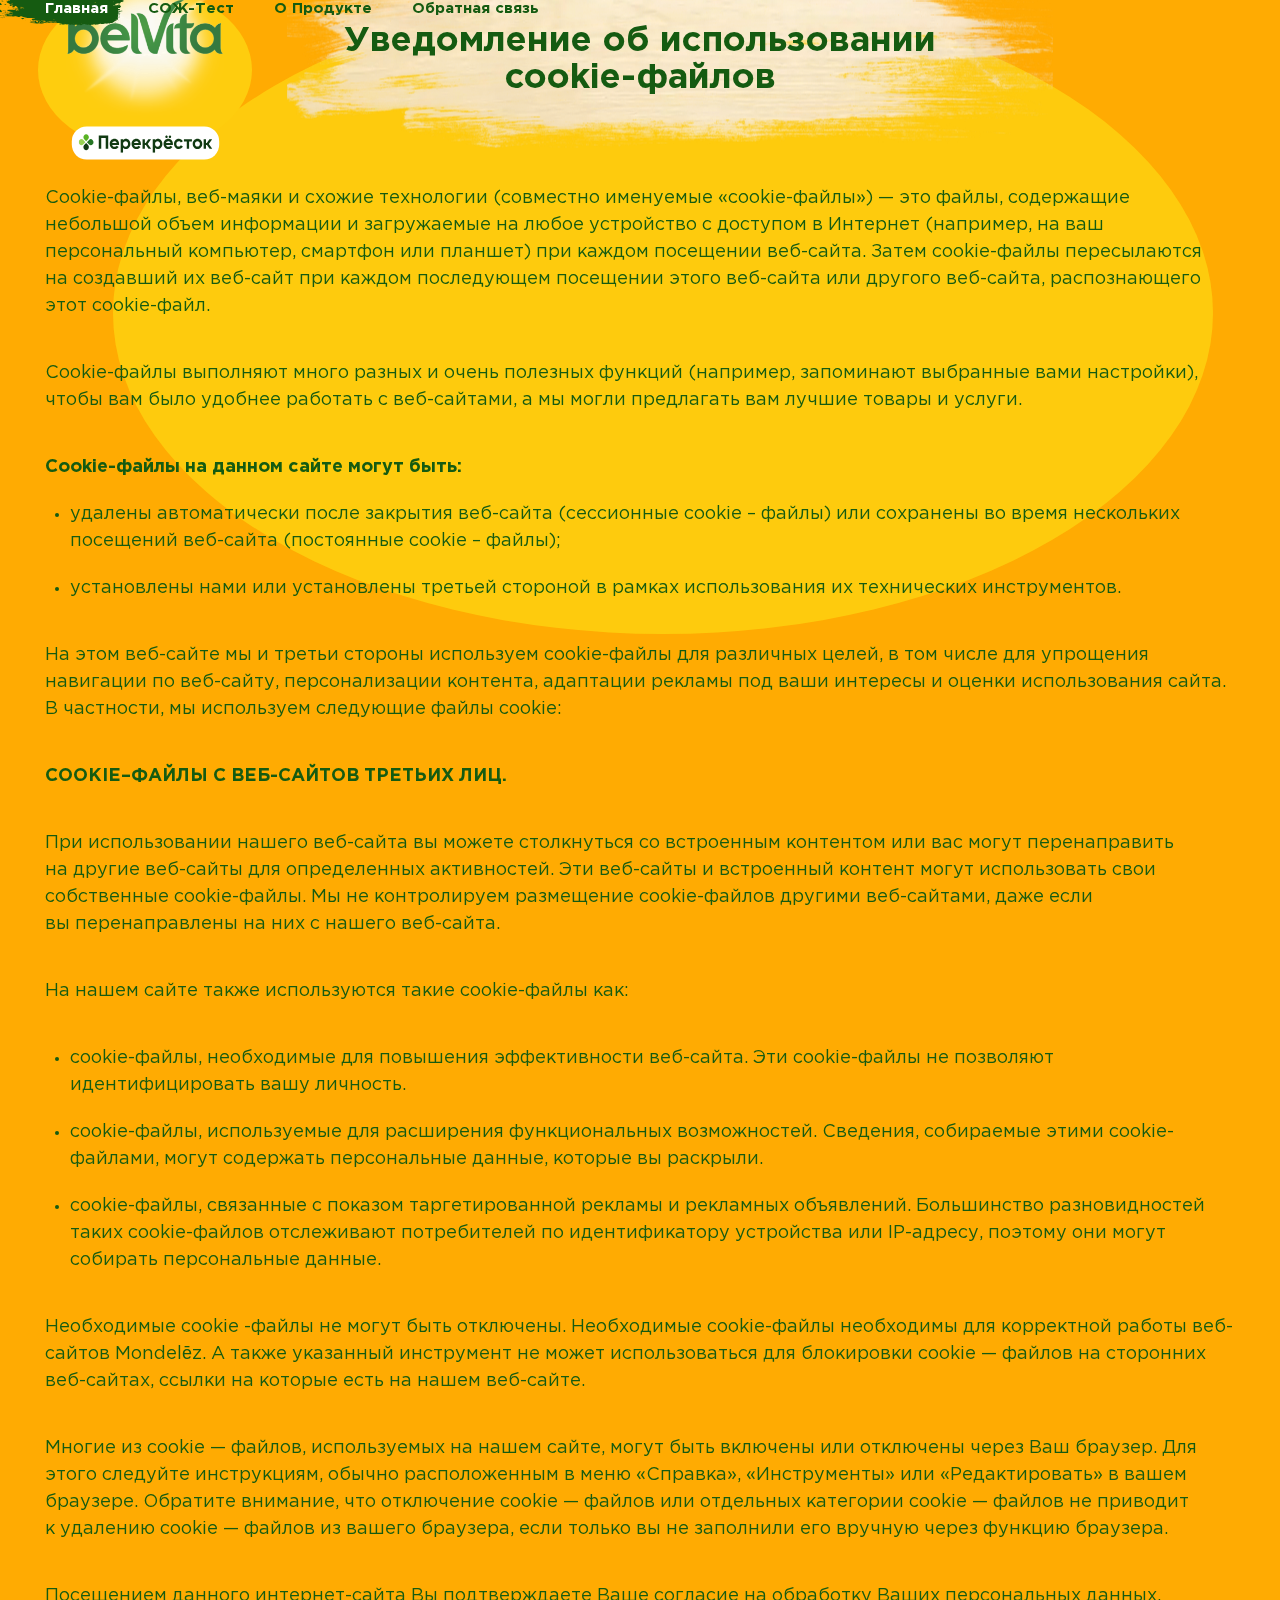
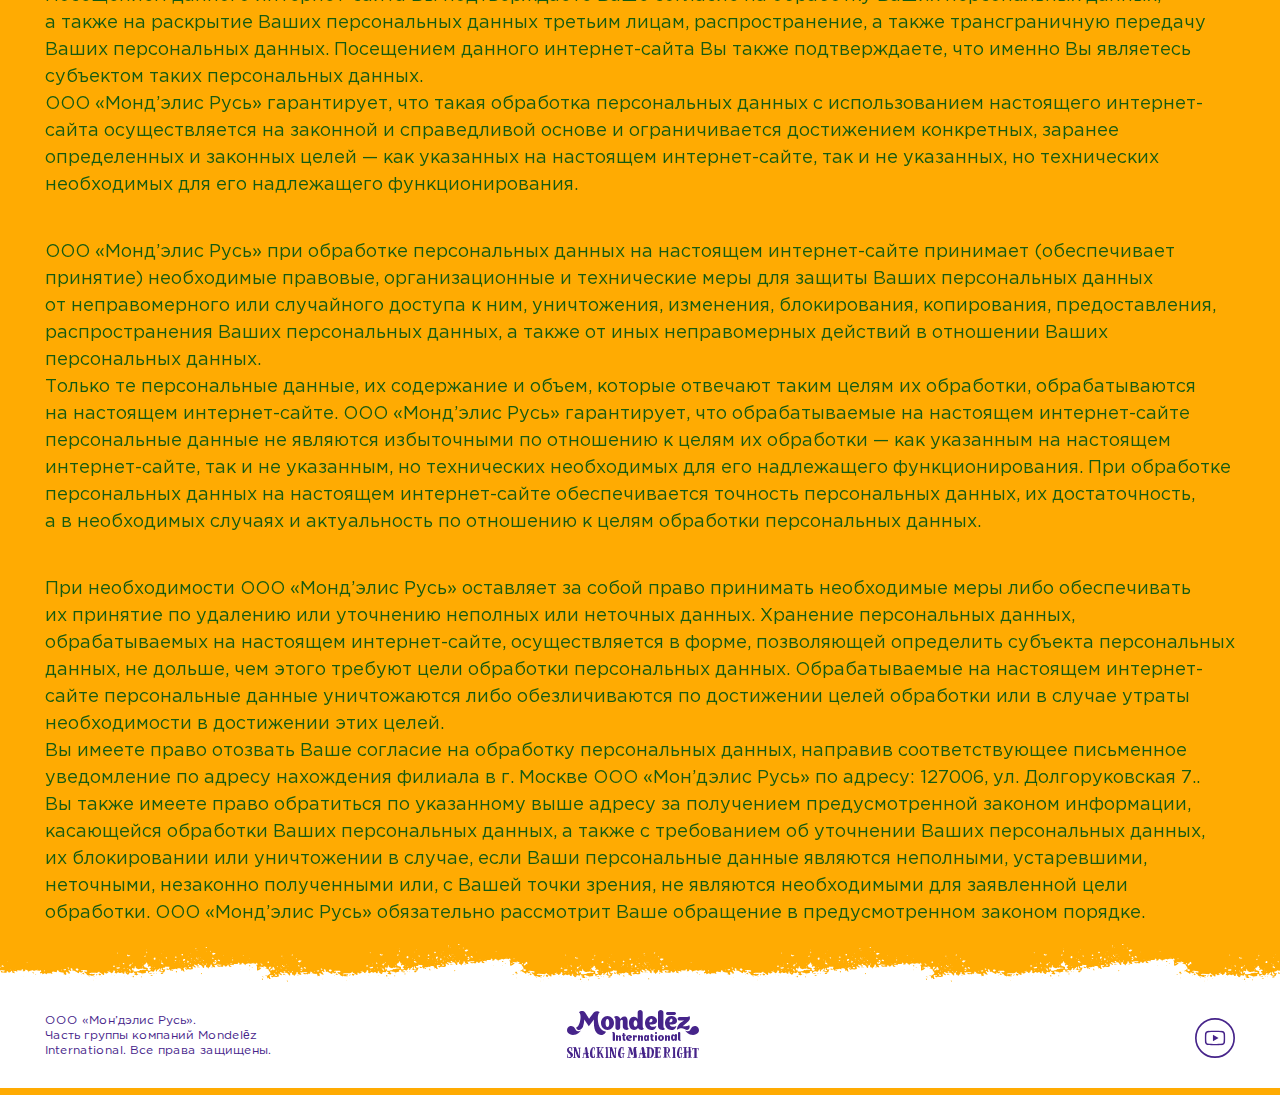
<file: cookies.html>
<!DOCTYPE html>
<html lang="ru">

<head>

	<meta charset="utf-8">
	<!-- <base href="/"> -->

	<title>
		Главная
	</title>
	<meta name="description" content="Startup HTML">

	<meta name="viewport"
		content="width=device-width, initial-scale=1.0, minimum-scale=1.0, maximum-scale=1.0, user-scalable=no">

	<link rel="icon" href="images/favicon.png">

	<link rel="stylesheet" href="css/include/slick.css">
	<link rel="stylesheet" href="css/include/select2.min.css">
	<link rel="stylesheet" href="css/main.min.css">

</head>

<body>

	<header class="header" id="header">
		<div class="container">
			<div class="header__inner">
				<div class="nav nav--left" id="nav">
					<ul class="nav__list">
						<li class="nav__item nav__item--cabinet no-xl md">
							<a href="cabinet.html" class="nav__link">
								<span class="nav__link__icon no-xl md"></span>
								<span class="nav__link__text">
									Личный кабинет
								</span>
								<img width="174" height="34" class="nav__link__bg nav__link__bg--7"
									src="images/dist/nav__link__bg_7.svg" alt="img" loading="lazy">
							</a>
						</li>

						<li class="nav__item">
							<a href="index.html" class="nav__link nav__link--active">
								<span class="nav__link__text">
									Главная
								</span>
								<img width="164" height="34" class="nav__link__bg nav__link__bg--1"
									src="images/dist/nav__link__bg_1.svg" alt="img" loading="lazy">
							</a>
						</li>

						<li class="nav__item">
							<a href="test.html" class="nav__link nav__link">
								<span class="nav__link__text">
									СОЖ-Тест
								</span>
								<img width="175" height="34" class="nav__link__bg nav__link__bg--2"
									src="images/dist/nav__link__bg_2.svg" alt="img" loading="lazy">
							</a>
						</li>

						<li class="nav__item">
							<a href="product.html" class="nav__link">
								<span class="nav__link__text">
									О Продукте
								</span>
								<img width="148" height="34" class="nav__link__bg nav__link__bg--3"
									src="images/dist/nav__link__bg_3.svg" alt="img" loading="lazy">
							</a>
						</li>

						<li class="nav__item">
							<a href="feedback.html" class="nav__link">
								<span class="nav__link__text">
									Обратная связь
								</span>
								<img width="162" height="34" class="nav__link__bg nav__link__bg--6"
									src="images/dist/nav__link__bg_6.svg" alt="img" loading="lazy">
							</a>
						</li>
					</ul>
				</div>
			</div>
		</div>
	</header>

<main class="main">

  <div class="intro intro--cabinet">
    <div class="container">
      <div class="intro__inner">
        <div class="intro__content">

          <a href="#" class="logo">
            <span class="logo__item">
              <img class="logo__belvita" width="158" height="149" src="images/logo.png" alt="belvita" loading="lazy">
              <span class="logo__ellipse"></span>

              <img class="logo__perecrestok" width="149" height="34" src="images/dist/perecrestok.svg" alt="perecrestok"
                loading="lazy">
            </span>
          </a>

          <div class="cookies cabinet">
            <div class="cabinet__head">
              <h2 class="cabinet__title">
                <span class="cabinet__title__text">
                  Уведомление<br class="no-xl xs"> об использовании<br> cookie-файлов
                </span>
                <span class="cabinet__title__bg"></span>
              </h2>
            </div>

            <div class="cookies-wrapper">
              <p>
                Cookie-файлы, веб-маяки и&nbsp;схожие технологии (совместно именуемые
                &laquo;cookie-файлы&raquo;)&nbsp;&mdash; это файлы, содержащие небольшой объем информации
                и&nbsp;загружаемые на&nbsp;любое устройство с&nbsp;доступом в&nbsp;Интернет (например, на&nbsp;ваш
                персональный компьютер, смартфон или планшет) при каждом посещении веб-сайта. Затем cookie-файлы
                пересылаются на&nbsp;создавший их&nbsp;веб-сайт при каждом последующем посещении этого веб-сайта или
                другого веб-сайта, распознающего этот cookie-файл.
              </p>
              <p>
                Cookie-файлы выполняют много разных и&nbsp;очень полезных функций (например, запоминают выбранные вами
                настройки), чтобы вам было удобнее работать с&nbsp;веб-сайтами, а&nbsp;мы&nbsp;могли предлагать вам
                лучшие товары и&nbsp;услуги.
              </p>
              <h3 class="main-cookie-h3">Cookie-файлы на данном сайте могут быть:</h3>
              <ul class="cookie-text-ul">
                <li><span>удалены автоматически после закрытия веб-сайта (сессионные cookie – файлы) или сохранены во
                    время нескольких посещений веб-сайта (постоянные cookie – файлы);</span></li>
                <li><span>установлены нами или установлены третьей стороной в рамках использования их технических
                    инструментов.</span></li>
              </ul>
              <p>
                На&nbsp;этом веб-сайте мы&nbsp;и&nbsp;третьи стороны используем cookie-файлы для различных целей,
                в&nbsp;том числе для упрощения навигации по&nbsp;веб-сайту, персонализации контента, адаптации рекламы
                под ваши интересы и&nbsp;оценки использования сайта. В&nbsp;частности, мы&nbsp;используем следующие
                файлы cookie:
              </p>
              <!-- OneTrust Cookies List start -->
              <div id="ot-sdk-cookie-policy"></div>
              <!-- OneTrust Cookies List end -->
              <h2 class="main-cookie-h2">COOKIE–ФАЙЛЫ С ВЕБ-САЙТОВ ТРЕТЬИХ ЛИЦ.</h2>
              <p>
                При использовании нашего веб-сайта вы&nbsp;можете столкнуться со&nbsp;встроенным контентом или вас могут
                перенаправить на&nbsp;другие веб-сайты для определенных активностей. Эти веб-сайты и&nbsp;встроенный
                контент могут использовать свои собственные cookie-файлы. Мы&nbsp;не&nbsp;контролируем размещение
                cookie-файлов другими веб-сайтами, даже если вы&nbsp;перенаправлены на&nbsp;них с&nbsp;нашего веб-сайта.
              </p>
              <p>
                На&nbsp;нашем сайте также используются такие cookie-файлы как:
              </p>
              <ul class="cookie-text-ul">
                <li><span>cookie-файлы, необходимые для повышения эффективности веб-сайта. Эти cookie-файлы
                    не&nbsp;позволяют идентифицировать вашу личность.</span></li>
                <li><span>cookie-файлы, используемые для расширения функциональных возможностей. Сведения, собираемые
                    этими cookie-файлами, могут содержать персональные данные, которые вы&nbsp;раскрыли.</span></li>
                <li><span>cookie-файлы, связанные с&nbsp;показом таргетированной рекламы и&nbsp;рекламных объявлений.
                    Большинство разновидностей таких cookie-файлов отслеживают потребителей по&nbsp;идентификатору
                    устройства или IP-адресу, поэтому они могут собирать персональные данные.</span></li>
              </ul>
              <p>
                Необходимые cookie -файлы не&nbsp;могут быть отключены. Необходимые cookie-файлы необходимы для
                корректной работы веб-сайтов Mondelēz. А&nbsp;также указанный инструмент не&nbsp;может использоваться
                для блокировки cookie&nbsp;&mdash; файлов на&nbsp;сторонних веб-сайтах, ссылки на&nbsp;которые есть
                на&nbsp;нашем веб-сайте.
              </p>
              <p>
                Многие из&nbsp;cookie&nbsp;&mdash; файлов, используемых на&nbsp;нашем сайте, могут быть включены или
                отключены через Ваш браузер. Для этого следуйте инструкциям, обычно расположенным в&nbsp;меню
                &laquo;Справка&raquo;, &laquo;Инструменты&raquo; или &laquo;Редактировать&raquo; в&nbsp;вашем браузере.
                Обратите внимание, что отключение cookie&nbsp;&mdash; файлов или отдельных категории cookie&nbsp;&mdash;
                файлов не&nbsp;приводит к&nbsp;удалению cookie&nbsp;&mdash; файлов из&nbsp;вашего браузера, если только
                вы&nbsp;не&nbsp;заполнили его вручную через функцию браузера.
              </p>
              <p>
                Посещением данного интернет-сайта Вы&nbsp;подтверждаете Ваше согласие на&nbsp;обработку Ваших
                персональных данных, а&nbsp;также на&nbsp;раскрытие Ваших персональных данных третьим лицам,
                распространение, а&nbsp;также трансграничную передачу Ваших персональных данных. Посещением данного
                интернет-сайта Вы&nbsp;также подтверждаете, что именно&nbsp;Вы являетесь субъектом таких персональных
                данных. <br>
                ООО &laquo;Монд&rsquo;элис Русь&raquo; гарантирует, что такая обработка персональных данных
                с&nbsp;использованием настоящего интернет-сайта осуществляется на&nbsp;законной и&nbsp;справедливой
                основе и&nbsp;ограничивается достижением конкретных, заранее определенных и&nbsp;законных
                целей&nbsp;&mdash; как указанных на&nbsp;настоящем интернет-сайте, так и&nbsp;не&nbsp;указанных,
                но&nbsp;технических необходимых для его надлежащего функционирования.
              </p>
              <p>
                ООО &laquo;Монд&rsquo;элис Русь&raquo; при обработке персональных данных на&nbsp;настоящем
                интернет-сайте принимает (обеспечивает принятие) необходимые правовые, организационные
                и&nbsp;технические меры для защиты Ваших персональных данных от&nbsp;неправомерного или случайного
                доступа к&nbsp;ним, уничтожения, изменения, блокирования, копирования, предоставления, распространения
                Ваших персональных данных, а&nbsp;также от&nbsp;иных неправомерных действий в&nbsp;отношении Ваших
                персональных данных. <br>
                Только те&nbsp;персональные данные, их&nbsp;содержание и&nbsp;объем, которые отвечают таким целям
                их&nbsp;обработки, обрабатываются на&nbsp;настоящем интернет-сайте. ООО &laquo;Монд&rsquo;элис
                Русь&raquo; гарантирует, что обрабатываемые на&nbsp;настоящем интернет-сайте персональные данные
                не&nbsp;являются избыточными по&nbsp;отношению к&nbsp;целям их&nbsp;обработки&nbsp;&mdash; как указанным
                на&nbsp;настоящем интернет-сайте, так и&nbsp;не&nbsp;указанным, но&nbsp;технических необходимых для его
                надлежащего функционирования. При обработке персональных данных на&nbsp;настоящем интернет-сайте
                обеспечивается точность персональных данных, их&nbsp;достаточность, а&nbsp;в&nbsp;необходимых случаях
                и&nbsp;актуальность по&nbsp;отношению к&nbsp;целям обработки персональных данных.
              </p>
              <p>
                При необходимости ООО &laquo;Монд&rsquo;элис Русь&raquo; оставляет за&nbsp;собой право принимать
                необходимые меры либо обеспечивать их&nbsp;принятие по&nbsp;удалению или уточнению неполных или неточных
                данных. Хранение персональных данных, обрабатываемых на&nbsp;настоящем интернет-сайте, осуществляется
                в&nbsp;форме, позволяющей определить субъекта персональных данных, не&nbsp;дольше, чем этого требуют
                цели обработки персональных данных. Обрабатываемые на&nbsp;настоящем интернет-сайте персональные данные
                уничтожаются либо обезличиваются по&nbsp;достижении целей обработки или в&nbsp;случае утраты
                необходимости в&nbsp;достижении этих целей. <br>
                Вы&nbsp;имеете право отозвать Ваше согласие на&nbsp;обработку персональных данных, направив
                соответствующее письменное уведомление по&nbsp;адресу нахождения филиала в&nbsp;г. Москве ООО
                &laquo;Мон&rsquo;дэлис Русь&raquo; по&nbsp;адресу: 127006, ул. Долгоруковская&nbsp;7.. Вы&nbsp;также
                имеете право обратиться по&nbsp;указанному выше адресу за&nbsp;получением предусмотренной законом
                информации, касающейся обработки Ваших персональных данных, а&nbsp;также с&nbsp;требованием
                об&nbsp;уточнении Ваших персональных данных, их&nbsp;блокировании или уничтожении в&nbsp;случае, если
                Ваши персональные данные являются неполными, устаревшими, неточными, незаконно полученными или,
                с&nbsp;Вашей точки зрения, не&nbsp;являются необходимыми для заявленной цели обработки. ООО
                &laquo;Монд&rsquo;элис Русь&raquo; обязательно рассмотрит Ваше обращение в&nbsp;предусмотренном законом
                порядке.
              </p>
            </div>


          </div>


        </div>

      </div>
    </div>

    <div class="intro__ellipse"></div>
  </div>

</main>

<footer class="footer" id="footer">
	<div class="container">
		<div class="footer__inner">
			<div class="footer__wrapper">
				<p class="footer__copyright__text">ООО «Мон’дэлис Русь».
					<br>Часть группы компаний Mondelēz
					<br>International. Все права защищены.</p>
				<img class="footer__copyright__img" width="132" height="48" src="images/dist/mondelez.svg" alt="mondelez"
						 loading="lazy">

				<div class="social">
					<a href="#" class="social__item social__item--youtube" target="_blank">
						<span></span>
					</a>
				</div>
			</div>

		</div>
	</div>

	<!--<picture decoding="async">
		<source srcset="images/dist/footer__bg&#45;&#45;mobile.svg" media="(max-width: 767px)">
		<img class="footer__bg" src="images/dist/footer__bg.svg" alt="footer__bg" loading="lazy">
	</picture>-->
	<div class="footer__bg">
		<img src="./images/dist/footer__bg&#45;&#45;mobile.svg" alt="img">
	</div>

</footer>

<div class="popups">
	<div id="registrationPopup" class="popup">
		<div class="popup__wrap">
			<a href="#" class="close-popup popup__close__btn">
				<svg width="19" height="19" viewBox="0 0 19 19" fill="none" xmlns="http://www.w3.org/2000/svg">
					<path d="M17 2L2 17" stroke="#155B11" stroke-width="3" stroke-linecap="round" stroke-linejoin="round" />
					<path d="M2 2L17 17" stroke="#155B11" stroke-width="3" stroke-linecap="round" stroke-linejoin="round" />
				</svg>

			</a>
			<div class="popup__inner">
				<div class="popup__title">Регистрация</div>
				<form class="popup__form" novalidate="novalidate" id="registrationForm">
					<div class="form__item">
						<input name="fio" id="fio" type="text" class="form__input" placeholder="Ф.И.О." required>
						<span class="form__item__error">
							Это поле обязательно к заполнению
						</span>
					</div>

					<div class="form__item">
						<input name="email_2" id="email_2" type="email" class="form__input" placeholder="E-mail" required>
						<span class="form__item__error">
							Это поле обязательно к заполнению
						</span>
					</div>

					<div class="form__item">
						<input name="phone_2" id="phone_2" type="tel" class="form__input" placeholder="Мобильный телефон">
						<span class="form__item__description">
							Необязательно к заполнению
						</span>
					</div>

					<div class="checkbox__item form__item">
						<input type="checkbox" class="custom__checkbox" id="rules_aktition" name="rules_aktition" required checked>
						<label for="rules_aktition" class="custom__checkbox__label">Я согласен с <a href="#" target="_blank" class="form__item__link" style="padding-left: 5px">Правилами Акции</a></label>
					</div>

					<div class="checkbox__item form__item">
						<input type="checkbox" class="custom__checkbox" id="personal_data" name="personal_data" required checked>
						<label for="personal_data" class="custom__checkbox__label">
							<span>
								Я даю свое <a href="#" class="form__item__link">согласие</a> на обработку моих
								персональных данных в соответствии с Правилами акции и <a href="#" class="form__item__link">Положением
									об
									организации обработки ПД в ООО
									«Мон’дэлис Русь».</a>
							</span>
						</label>
					</div>

					<div class="checkbox__item form__item">
						<input type="checkbox" class="custom__checkbox" id="mailing" name="mailing">
						<label for="mailing" class="custom__checkbox__label">Я согласен получать рассылки по акциям Mondelez</label>
					</div>

					<div class="form__item">
						<div class="form__box">
							<button class="btn popup__btn" type="submit">Отправить</button>
							<a href="#" class="form__link" data-popup="#authPopup">
								Авторизация
							</a>
						</div>

					</div>
				</form>
			</div>
		</div>
	</div>

	<div id="addCard" class="popup">
		<div class="popup__wrap">
			<a href="#" class="close-popup popup__close__btn">
				<svg width="19" height="19" viewBox="0 0 19 19" fill="none" xmlns="http://www.w3.org/2000/svg">
					<path d="M17 2L2 17" stroke="#155B11" stroke-width="3" stroke-linecap="round" stroke-linejoin="round" />
					<path d="M2 2L17 17" stroke="#155B11" stroke-width="3" stroke-linecap="round" stroke-linejoin="round" />
				</svg>

			</a>
			<div class="popup__inner">
				<div class="popup__title">Добавить <br>номер карты</div>
				<form class="popup__form" novalidate="novalidate" id="addCardForm">

					<div class="form__item">
						<input name="card_number" id="card_number" type="text" class="form__input"
									 placeholder="Номер карты Клуба Перекрёсток" required>
						<span class="form__item__error">
							Это поле обязательно к заполнению
						</span>
					</div>

					<div class="form__item">
						<div class="form__box">
							<button class="btn popup__btn" type="submit">добавить</button>
						</div>

					</div>

				</form>
			</div>
		</div>
	</div>

	<div id="authPopup" class="popup">
		<div class="popup__wrap">
			<a href="#" class="close-popup popup__close__btn">
				<svg width="19" height="19" viewBox="0 0 19 19" fill="none" xmlns="http://www.w3.org/2000/svg">
					<path d="M17 2L2 17" stroke="#155B11" stroke-width="3" stroke-linecap="round" stroke-linejoin="round" />
					<path d="M2 2L17 17" stroke="#155B11" stroke-width="3" stroke-linecap="round" stroke-linejoin="round" />
				</svg>

			</a>
			<div class="popup__inner">
				<div class="popup__title">Авторизация</div>
				<form class="popup__form" novalidate="novalidate">

					<div class="form__item">
						<input name="email_3" id="email_3" type="email" class="form__input" placeholder="E-mail" required>
						<span class="form__item__error">
							Это поле обязательно к заполнению
						</span>
					</div>

					<div class="form__item">
						<input name="password" id="password" type="password" class="form__input" placeholder="Пароль" required>
						<span class="form__item__error form__item__error--special">
							Это поле обязательно к заполнению
						</span>
					</div>

					<div class="form__item form__item--error">
						Неверный логин или пароль
					</div>

					<div class="form__item form__item--link">
						<a href="#" class="form__link" data-popup="#passwordPopup">
							Забыли пароль?
						</a>
					</div>


					<div class="form__item">
						<div class="form__box">
							<button class="btn popup__btn" type="submit">Отправить</button>
							<div class="form__box__text">
								Если вы в первый раз на сайте —<br> <a href="#" class="form__link"
									data-popup="#registrationPopup">зарегистрируйтесь
								</a>
							</div>

						</div>

					</div>
				</form>

			</div>
		</div>
	</div>

	<div id="passwordPopup" class="popup">
		<div class="popup__wrap">
			<a href="#" class="close-popup popup__close__btn">
				<svg width="19" height="19" viewBox="0 0 19 19" fill="none" xmlns="http://www.w3.org/2000/svg">
					<path d="M17 2L2 17" stroke="#155B11" stroke-width="3" stroke-linecap="round" stroke-linejoin="round" />
					<path d="M2 2L17 17" stroke="#155B11" stroke-width="3" stroke-linecap="round" stroke-linejoin="round" />
				</svg>

			</a>
			<div class="popup__inner">
				<div class="popup__title">Сброс пароля</div>
				<p class="popup__subtitle">
					Введите свой Email для восстановления пароля
				</p>
				<form class="popup__form" novalidate="novalidate">

					<div class="form__item">
						<input name="email_5" id="email_5" type="email" class="form__input" placeholder="E-mail" required>
						<span class="form__item__error">
							Это поле обязательно к заполнению
						</span>
					</div>

					<div class="form__item">
						<div class="form__box">
							<button class="btn popup__btn" type="submit">Отправить</button>
							<div class="form__box__text">
								Если вы в первый раз на сайте —<br> <a href="#" class="form__link"
									data-popup="#registrationPopup">зарегистрируйтесь
								</a>
							</div>

						</div>

					</div>
				</form>
			</div>
		</div>
	</div>

	<div id="successfulRegistration" class="popup">
		<div class="popup__wrap">
			<a href="#" class="close-popup popup__close__btn">
				<svg width="19" height="19" viewBox="0 0 19 19" fill="none" xmlns="http://www.w3.org/2000/svg">
					<path d="M17 2L2 17" stroke="#155B11" stroke-width="3" stroke-linecap="round" stroke-linejoin="round" />
					<path d="M2 2L17 17" stroke="#155B11" stroke-width="3" stroke-linecap="round" stroke-linejoin="round" />
				</svg>

			</a>
			<div class="popup__inner">
				<div class="popup__title">Регистрация <br>пройдена</div>

				<div class="popup__content">
					<p class="popup__content__text">
						Пароль для входа на сайт<br> отправлен на e-mail, указанный<br> при регистрации.
					</p>

					<button class="btn popup__btn popup__close__btn">закрыть</button>
				</div>

			</div>
		</div>
	</div>

	<div id="howGetPrize1" class="popup">
		<div class="popup__wrap">
			<a href="#" class="close-popup popup__close__btn">
				<svg width="19" height="19" viewBox="0 0 19 19" fill="none" xmlns="http://www.w3.org/2000/svg">
					<path d="M17 2L2 17" stroke="#155B11" stroke-width="3" stroke-linecap="round" stroke-linejoin="round" />
					<path d="M2 2L17 17" stroke="#155B11" stroke-width="3" stroke-linecap="round" stroke-linejoin="round" />
				</svg>

			</a>
			<div class="popup__inner">
				<div class="popup__title">Как получить <br>приз?</div>

				<div class="popup__content">
					<p class="popup__content__text">
						Для получения приза ожидайте запрос <br>на уточнение данных на электронную <br>почту, указанную при регистрации<br>на сайте. <br>Перечень данных указан в п.4.5 Правил <br>Акции. Либо можете прислать их <br>самостоятельно на почту <a href="https://info@belvita.life">info@belvita.life</a>.
					</p>

					<button class="btn popup__btn popup__close__btn">понятно</button>
				</div>

			</div>
		</div>
	</div>

	<div id="howGetPrize2" class="popup">
		<div class="popup__wrap">
			<a href="#" class="close-popup popup__close__btn">
				<svg width="19" height="19" viewBox="0 0 19 19" fill="none" xmlns="http://www.w3.org/2000/svg">
					<path d="M17 2L2 17" stroke="#155B11" stroke-width="3" stroke-linecap="round" stroke-linejoin="round" />
					<path d="M2 2L17 17" stroke="#155B11" stroke-width="3" stroke-linecap="round" stroke-linejoin="round" />
				</svg>

			</a>
			<div class="popup__inner">
				<div class="popup__title">Как получить <br>приз?</div>

				<div class="popup__content">
					<p class="popup__content__text">
						Для получения приза ожидайте запрос <br>документов на электронную почту, <br>указанную при регистрации на сайте. <br>Перечень документов указан в п.4.4 <br>Правил Акции. Либо можете прислать <br>их самостоятельно на почту <br><a href="https://info@belvita.life">info@belvita.life</a>.
					</p>

					<button class="btn popup__btn popup__close__btn">понятно</button>
				</div>

			</div>
		</div>
	</div>
</div>

<script src="js/include/jquery.min.js"></script>
<script src="js/include/jquery.maskedinput.min.js"></script>
<script src="js/include/jquery.validate.min.js"></script>
<script src="js/include/slick.min.js"></script>
<script src="js/include/select2.min.js"></script>
<script src="js/app.min.js"></script>

</body>

</html>
</file>
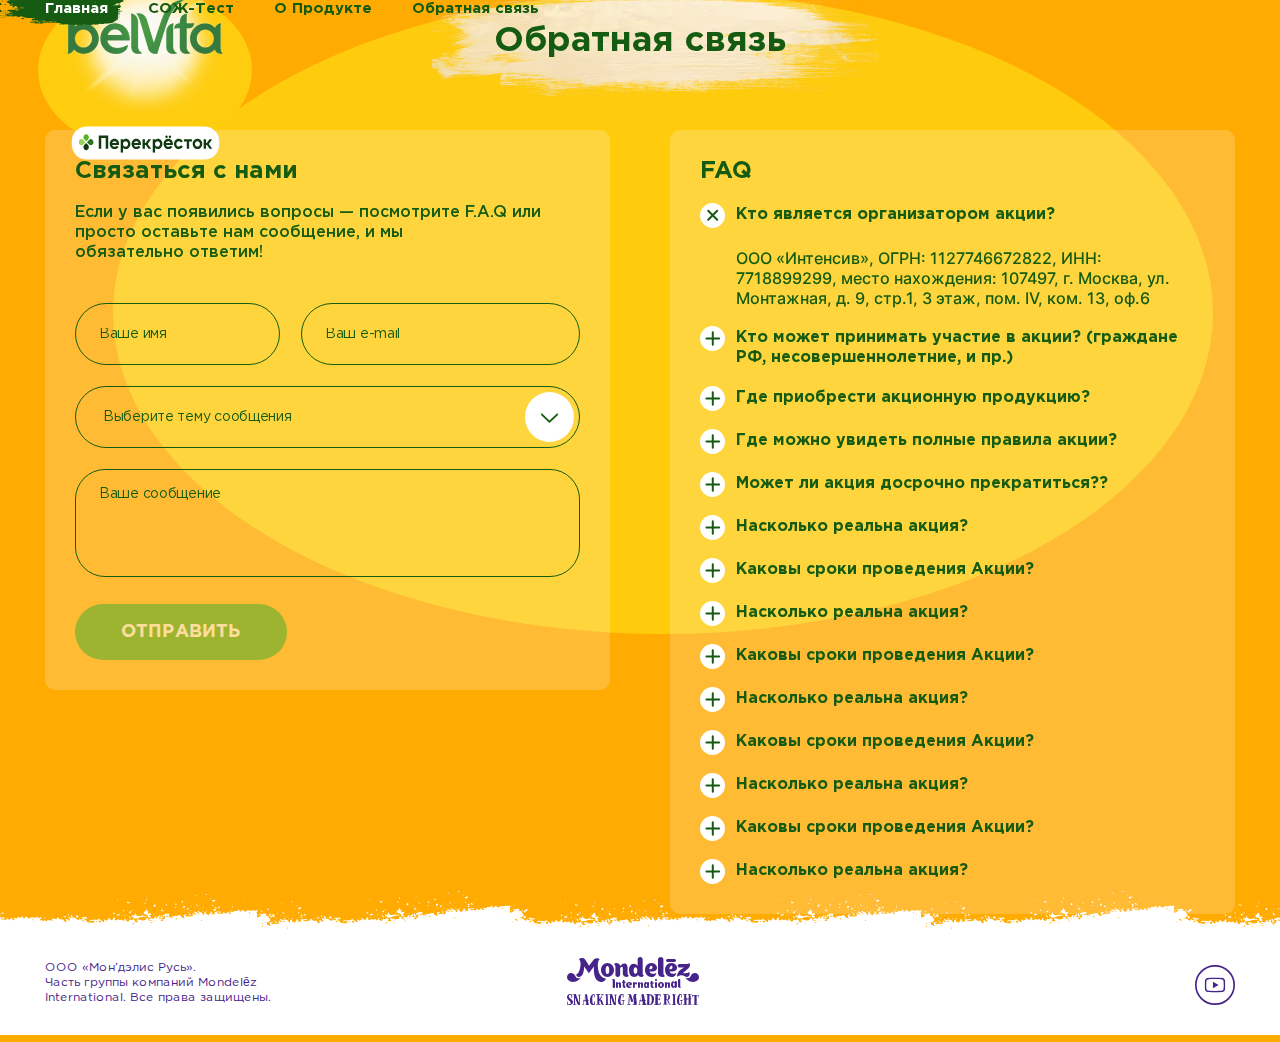
<file: feedback--disabled.html>
<!DOCTYPE html>
<html lang="ru">

<head>

	<meta charset="utf-8">
	<!-- <base href="/"> -->

	<title>
		Главная
	</title>
	<meta name="description" content="Startup HTML">

	<meta name="viewport"
		content="width=device-width, initial-scale=1.0, minimum-scale=1.0, maximum-scale=1.0, user-scalable=no">

	<link rel="icon" href="images/favicon.png">

	<link rel="stylesheet" href="css/include/slick.css">
	<link rel="stylesheet" href="css/include/select2.min.css">
	<link rel="stylesheet" href="css/main.min.css">

</head>

<body>

	<header class="header" id="header">
		<div class="container">
			<div class="header__inner">
				<div class="nav nav--left" id="nav">
					<ul class="nav__list">
						<li class="nav__item nav__item--cabinet no-xl md">
							<a href="cabinet.html" class="nav__link">
								<span class="nav__link__icon no-xl md"></span>
								<span class="nav__link__text">
									Личный кабинет
								</span>
								<img width="174" height="34" class="nav__link__bg nav__link__bg--7"
									src="images/dist/nav__link__bg_7.svg" alt="img" loading="lazy">
							</a>
						</li>

						<li class="nav__item">
							<a href="index.html" class="nav__link nav__link--active">
								<span class="nav__link__text">
									Главная
								</span>
								<img width="164" height="34" class="nav__link__bg nav__link__bg--1"
									src="images/dist/nav__link__bg_1.svg" alt="img" loading="lazy">
							</a>
						</li>

						<li class="nav__item">
							<a href="test.html" class="nav__link nav__link">
								<span class="nav__link__text">
									СОЖ-Тест
								</span>
								<img width="175" height="34" class="nav__link__bg nav__link__bg--2"
									src="images/dist/nav__link__bg_2.svg" alt="img" loading="lazy">
							</a>
						</li>

						<li class="nav__item">
							<a href="product.html" class="nav__link">
								<span class="nav__link__text">
									О Продукте
								</span>
								<img width="148" height="34" class="nav__link__bg nav__link__bg--3"
									src="images/dist/nav__link__bg_3.svg" alt="img" loading="lazy">
							</a>
						</li>

						<li class="nav__item">
							<a href="feedback.html" class="nav__link">
								<span class="nav__link__text">
									Обратная связь
								</span>
								<img width="162" height="34" class="nav__link__bg nav__link__bg--6"
									src="images/dist/nav__link__bg_6.svg" alt="img" loading="lazy">
							</a>
						</li>
					</ul>
				</div>
			</div>
		</div>
	</header>

<main class="main">

  <div class="intro intro--cabinet">
    <div class="container">
      <div class="intro__inner">
        <div class="intro__content">

          <a href="#" class="logo">
            <span class="logo__item">
              <img class="logo__belvita" width="158" height="149" src="images/logo.png" alt="belvita" loading="lazy">
              <span class="logo__ellipse"></span>

              <img class="logo__perecrestok" width="149" height="34" src="images/dist/perecrestok.svg" alt="perecrestok"
                loading="lazy">
            </span>
          </a>

          <div class="feedback cabinet">
            <div class="cabinet__head">
              <h2 class="cabinet__title">
                <span class="cabinet__title__text">
                  Обратная связь
                </span>
                <span class="cabinet__title__bg"></span>
              </h2>

              <div class="feedback__body">
                <div class="feedback__box">
                  <div class="feedback__box__wrapper">
                    <h3 class="feedback__box__title">
                      Cвязаться с нами
                    </h3>
                    <p class="feedback__box__description">
                      Если у вас появились вопросы — посмотрите F.A.Q или просто оставьте нам сообщение, и мы<br
                        class="no-md">
                      обязательно ответим!
                    </p>

                    <form id="feedbackForm" name="feedbackForm" class="feedback__form form">
                      <div class="form__line">
                        <div class="form__item">
                          <input name="name" id="name" type="text" class="form__input" placeholder="Ваше имя" required>
                        </div>
                        <div class="form__item">
                          <input name="email" id="email" type="email" class="form__input" placeholder="Ваш e-mail"
                            required>
                        </div>
                      </div>

                      <div class="form__item">
                        <div class="select form__select">
                          <select name="theme" data-placeholder="Выберите тему сообщения" required>
                            <option value=""></option>
                            <option value="1">Тема 1</option>
                            <option value="2">Тема 2</option>
                          </select>
                        </div>
                      </div>

                      <div class="form__item">
                        <textarea name="message" id="message" class="form__input form__input--textarea"
                          placeholder="Ваше сообщение"></textarea>
                      </div>

                      <div class="form__item">
                        <button type="submit" class="btn form__submit" disabled>
                          отправить
                        </button>
                      </div>

                    </form>
                  </div>
                </div>

                <div class="feedback__box">
                  <div class="feedback__box__wrapper">
                    <h3 class="feedback__box__title feedback__box__title--left">
                      FAQ
                    </h3>

                    <div class="faq">
                      <div class="faq__item faq__item--active">
                        <div class="faq__header">
                          <span class="faq__icon"></span>
                          <span class="faq__question">
                            Кто является организатором акции?
                          </span>
                        </div>

                        <div class="faq__text">
                          ООО «Интенсив», ОГРН: 1127746672822, ИНН: 7718899299, место нахождения: 107497, г. Москва, ул.
                          Монтажная, д. 9, стр.1, 3 этаж, пом. IV, ком. 13, оф.6
                        </div>
                      </div>

                      <div class="faq__item">
                        <div class="faq__header">
                          <span class="faq__icon"></span>
                          <span class="faq__question">
                            Кто может принимать участие в акции? (граждане РФ, несовершеннолетние, и пр.)
                          </span>
                        </div>

                        <div class="faq__text">
                          ООО «Интенсив», ОГРН: 1127746672822, ИНН: 7718899299, место нахождения: 107497, г. Москва, ул.
                          Монтажная, д. 9, стр.1, 3 этаж, пом. IV, ком. 13, оф.6Кто может принимать участие в акции?
                          (граждане РФ, несовершеннолетние, и пр.)
                        </div>
                      </div>

                      <div class="faq__item">
                        <div class="faq__header">
                          <span class="faq__icon"></span>
                          <span class="faq__question">
                            Где приобрести акционную продукцию?
                          </span>
                        </div>

                        <div class="faq__text">
                          ООО «Интенсив», ОГРН: 1127746672822, ИНН: 7718899299, место нахождения: 107497, г. Москва, ул.
                          Монтажная, д. 9, стр.1, 3 этаж, пом. IV, ком. 13, оф.6Кто может принимать участие в акции?
                          (граждане РФ, несовершеннолетние, и пр.)
                        </div>
                      </div>

                      <div class="faq__item">
                        <div class="faq__header">
                          <span class="faq__icon"></span>
                          <span class="faq__question">
                            Где можно увидеть полные правила акции?
                          </span>
                        </div>

                        <div class="faq__text">
                          ООО «Интенсив», ОГРН: 1127746672822, ИНН: 7718899299, место нахождения: 107497, г. Москва, ул.
                          Монтажная, д. 9, стр.1, 3 этаж, пом. IV, ком. 13, оф.6Кто может принимать участие в акции?
                          (граждане РФ, несовершеннолетние, и пр.)
                        </div>
                      </div>

                      <div class="faq__item">
                        <div class="faq__header">
                          <span class="faq__icon"></span>
                          <span class="faq__question">
                            Может ли акция досрочно прекратиться??
                          </span>
                        </div>

                        <div class="faq__text">
                          ООО «Интенсив», ОГРН: 1127746672822, ИНН: 7718899299, место нахождения: 107497, г. Москва, ул.
                          Монтажная, д. 9, стр.1, 3 этаж, пом. IV, ком. 13, оф.6Кто может принимать участие в акции?
                          (граждане РФ, несовершеннолетние, и пр.)
                        </div>
                      </div>

                      <div class="faq__item">
                        <div class="faq__header">
                          <span class="faq__icon"></span>
                          <span class="faq__question">
                            Насколько реальна акция?
                          </span>
                        </div>

                        <div class="faq__text">
                          ООО «Интенсив», ОГРН: 1127746672822, ИНН: 7718899299, место нахождения: 107497, г. Москва, ул.
                          Монтажная, д. 9, стр.1, 3 этаж, пом. IV, ком. 13, оф.6Кто может принимать участие в акции?
                          (граждане РФ, несовершеннолетние, и пр.)
                        </div>
                      </div>

                      <div class="faq__item">
                        <div class="faq__header">
                          <span class="faq__icon"></span>
                          <span class="faq__question">
                            Каковы сроки проведения Акции?
                          </span>
                        </div>

                        <div class="faq__text">
                          ООО «Интенсив», ОГРН: 1127746672822, ИНН: 7718899299, место нахождения: 107497, г. Москва, ул.
                          Монтажная, д. 9, стр.1, 3 этаж, пом. IV, ком. 13, оф.6Кто может принимать участие в акции?
                          (граждане РФ, несовершеннолетние, и пр.)
                        </div>
                      </div>

                      <div class="faq__item">
                        <div class="faq__header">
                          <span class="faq__icon"></span>
                          <span class="faq__question">
                            Насколько реальна акция?
                          </span>
                        </div>

                        <div class="faq__text">
                          ООО «Интенсив», ОГРН: 1127746672822, ИНН: 7718899299, место нахождения: 107497, г. Москва, ул.
                          Монтажная, д. 9, стр.1, 3 этаж, пом. IV, ком. 13, оф.6Кто может принимать участие в акции?
                          (граждане РФ, несовершеннолетние, и пр.)
                        </div>
                      </div>

                      <div class="faq__item">
                        <div class="faq__header">
                          <span class="faq__icon"></span>
                          <span class="faq__question">
                            Каковы сроки проведения Акции?
                          </span>
                        </div>

                        <div class="faq__text">
                          ООО «Интенсив», ОГРН: 1127746672822, ИНН: 7718899299, место нахождения: 107497, г. Москва, ул.
                          Монтажная, д. 9, стр.1, 3 этаж, пом. IV, ком. 13, оф.6Кто может принимать участие в акции?
                          (граждане РФ, несовершеннолетние, и пр.)
                        </div>
                      </div>

                      <div class="faq__item">
                        <div class="faq__header">
                          <span class="faq__icon"></span>
                          <span class="faq__question">
                            Насколько реальна акция?
                          </span>
                        </div>

                        <div class="faq__text">
                          ООО «Интенсив», ОГРН: 1127746672822, ИНН: 7718899299, место нахождения: 107497, г. Москва, ул.
                          Монтажная, д. 9, стр.1, 3 этаж, пом. IV, ком. 13, оф.6Кто может принимать участие в акции?
                          (граждане РФ, несовершеннолетние, и пр.)
                        </div>
                      </div>

                      <div class="faq__item">
                        <div class="faq__header">
                          <span class="faq__icon"></span>
                          <span class="faq__question">
                            Каковы сроки проведения Акции?
                          </span>
                        </div>

                        <div class="faq__text">
                          ООО «Интенсив», ОГРН: 1127746672822, ИНН: 7718899299, место нахождения: 107497, г. Москва, ул.
                          Монтажная, д. 9, стр.1, 3 этаж, пом. IV, ком. 13, оф.6Кто может принимать участие в акции?
                          (граждане РФ, несовершеннолетние, и пр.)
                        </div>
                      </div>

                      <div class="faq__item">
                        <div class="faq__header">
                          <span class="faq__icon"></span>
                          <span class="faq__question">
                            Насколько реальна акция?
                          </span>
                        </div>

                        <div class="faq__text">
                          ООО «Интенсив», ОГРН: 1127746672822, ИНН: 7718899299, место нахождения: 107497, г. Москва, ул.
                          Монтажная, д. 9, стр.1, 3 этаж, пом. IV, ком. 13, оф.6Кто может принимать участие в акции?
                          (граждане РФ, несовершеннолетние, и пр.)
                        </div>
                      </div>

                      <div class="faq__item">
                        <div class="faq__header">
                          <span class="faq__icon"></span>
                          <span class="faq__question">
                            Каковы сроки проведения Акции?
                          </span>
                        </div>

                        <div class="faq__text">
                          ООО «Интенсив», ОГРН: 1127746672822, ИНН: 7718899299, место нахождения: 107497, г. Москва, ул.
                          Монтажная, д. 9, стр.1, 3 этаж, пом. IV, ком. 13, оф.6Кто может принимать участие в акции?
                          (граждане РФ, несовершеннолетние, и пр.)
                        </div>
                      </div>

                      <div class="faq__item">
                        <div class="faq__header">
                          <span class="faq__icon"></span>
                          <span class="faq__question">
                            Насколько реальна акция?
                          </span>
                        </div>

                        <div class="faq__text">
                          ООО «Интенсив», ОГРН: 1127746672822, ИНН: 7718899299, место нахождения: 107497, г. Москва, ул.
                          Монтажная, д. 9, стр.1, 3 этаж, пом. IV, ком. 13, оф.6Кто может принимать участие в акции?
                          (граждане РФ, несовершеннолетние, и пр.)
                        </div>
                      </div>

                    </div>

                  </div>
                </div>
              </div>

            </div>


          </div>


        </div>

      </div>
    </div>

    <div class="intro__ellipse"></div>
  </div>

</main>

<footer class="footer" id="footer">
	<div class="container">
		<div class="footer__inner">
			<div class="footer__wrapper">
				<p class="footer__copyright__text">ООО «Мон’дэлис Русь».
					<br>Часть группы компаний Mondelēz
					<br>International. Все права защищены.</p>
				<img class="footer__copyright__img" width="132" height="48" src="images/dist/mondelez.svg" alt="mondelez"
						 loading="lazy">

				<div class="social">
					<a href="#" class="social__item social__item--youtube" target="_blank">
						<span></span>
					</a>
				</div>
			</div>

		</div>
	</div>

	<!--<picture decoding="async">
		<source srcset="images/dist/footer__bg&#45;&#45;mobile.svg" media="(max-width: 767px)">
		<img class="footer__bg" src="images/dist/footer__bg.svg" alt="footer__bg" loading="lazy">
	</picture>-->
	<div class="footer__bg">
		<img src="./images/dist/footer__bg&#45;&#45;mobile.svg" alt="img">
	</div>

</footer>

<div class="popups">
	<div id="registrationPopup" class="popup">
		<div class="popup__wrap">
			<a href="#" class="close-popup popup__close__btn">
				<svg width="19" height="19" viewBox="0 0 19 19" fill="none" xmlns="http://www.w3.org/2000/svg">
					<path d="M17 2L2 17" stroke="#155B11" stroke-width="3" stroke-linecap="round" stroke-linejoin="round" />
					<path d="M2 2L17 17" stroke="#155B11" stroke-width="3" stroke-linecap="round" stroke-linejoin="round" />
				</svg>

			</a>
			<div class="popup__inner">
				<div class="popup__title">Регистрация</div>
				<form class="popup__form" novalidate="novalidate" id="registrationForm">
					<div class="form__item">
						<input name="fio" id="fio" type="text" class="form__input" placeholder="Ф.И.О." required>
						<span class="form__item__error">
							Это поле обязательно к заполнению
						</span>
					</div>

					<div class="form__item">
						<input name="email_2" id="email_2" type="email" class="form__input" placeholder="E-mail" required>
						<span class="form__item__error">
							Это поле обязательно к заполнению
						</span>
					</div>

					<div class="form__item">
						<input name="phone_2" id="phone_2" type="tel" class="form__input" placeholder="Мобильный телефон">
						<span class="form__item__description">
							Необязательно к заполнению
						</span>
					</div>

					<div class="checkbox__item form__item">
						<input type="checkbox" class="custom__checkbox" id="rules_aktition" name="rules_aktition" required checked>
						<label for="rules_aktition" class="custom__checkbox__label">Я согласен с <a href="#" target="_blank" class="form__item__link" style="padding-left: 5px">Правилами Акции</a></label>
					</div>

					<div class="checkbox__item form__item">
						<input type="checkbox" class="custom__checkbox" id="personal_data" name="personal_data" required checked>
						<label for="personal_data" class="custom__checkbox__label">
							<span>
								Я даю свое <a href="#" class="form__item__link">согласие</a> на обработку моих
								персональных данных в соответствии с Правилами акции и <a href="#" class="form__item__link">Положением
									об
									организации обработки ПД в ООО
									«Мон’дэлис Русь».</a>
							</span>
						</label>
					</div>

					<div class="checkbox__item form__item">
						<input type="checkbox" class="custom__checkbox" id="mailing" name="mailing">
						<label for="mailing" class="custom__checkbox__label">Я согласен получать рассылки по акциям Mondelez</label>
					</div>

					<div class="form__item">
						<div class="form__box">
							<button class="btn popup__btn" type="submit">Отправить</button>
							<a href="#" class="form__link" data-popup="#authPopup">
								Авторизация
							</a>
						</div>

					</div>
				</form>
			</div>
		</div>
	</div>

	<div id="addCard" class="popup">
		<div class="popup__wrap">
			<a href="#" class="close-popup popup__close__btn">
				<svg width="19" height="19" viewBox="0 0 19 19" fill="none" xmlns="http://www.w3.org/2000/svg">
					<path d="M17 2L2 17" stroke="#155B11" stroke-width="3" stroke-linecap="round" stroke-linejoin="round" />
					<path d="M2 2L17 17" stroke="#155B11" stroke-width="3" stroke-linecap="round" stroke-linejoin="round" />
				</svg>

			</a>
			<div class="popup__inner">
				<div class="popup__title">Добавить <br>номер карты</div>
				<form class="popup__form" novalidate="novalidate" id="addCardForm">

					<div class="form__item">
						<input name="card_number" id="card_number" type="text" class="form__input"
									 placeholder="Номер карты Клуба Перекрёсток" required>
						<span class="form__item__error">
							Это поле обязательно к заполнению
						</span>
					</div>

					<div class="form__item">
						<div class="form__box">
							<button class="btn popup__btn" type="submit">добавить</button>
						</div>

					</div>

				</form>
			</div>
		</div>
	</div>

	<div id="authPopup" class="popup">
		<div class="popup__wrap">
			<a href="#" class="close-popup popup__close__btn">
				<svg width="19" height="19" viewBox="0 0 19 19" fill="none" xmlns="http://www.w3.org/2000/svg">
					<path d="M17 2L2 17" stroke="#155B11" stroke-width="3" stroke-linecap="round" stroke-linejoin="round" />
					<path d="M2 2L17 17" stroke="#155B11" stroke-width="3" stroke-linecap="round" stroke-linejoin="round" />
				</svg>

			</a>
			<div class="popup__inner">
				<div class="popup__title">Авторизация</div>
				<form class="popup__form" novalidate="novalidate">

					<div class="form__item">
						<input name="email_3" id="email_3" type="email" class="form__input" placeholder="E-mail" required>
						<span class="form__item__error">
							Это поле обязательно к заполнению
						</span>
					</div>

					<div class="form__item">
						<input name="password" id="password" type="password" class="form__input" placeholder="Пароль" required>
						<span class="form__item__error form__item__error--special">
							Это поле обязательно к заполнению
						</span>
					</div>

					<div class="form__item form__item--error">
						Неверный логин или пароль
					</div>

					<div class="form__item form__item--link">
						<a href="#" class="form__link" data-popup="#passwordPopup">
							Забыли пароль?
						</a>
					</div>


					<div class="form__item">
						<div class="form__box">
							<button class="btn popup__btn" type="submit">Отправить</button>
							<div class="form__box__text">
								Если вы в первый раз на сайте —<br> <a href="#" class="form__link"
									data-popup="#registrationPopup">зарегистрируйтесь
								</a>
							</div>

						</div>

					</div>
				</form>

			</div>
		</div>
	</div>

	<div id="passwordPopup" class="popup">
		<div class="popup__wrap">
			<a href="#" class="close-popup popup__close__btn">
				<svg width="19" height="19" viewBox="0 0 19 19" fill="none" xmlns="http://www.w3.org/2000/svg">
					<path d="M17 2L2 17" stroke="#155B11" stroke-width="3" stroke-linecap="round" stroke-linejoin="round" />
					<path d="M2 2L17 17" stroke="#155B11" stroke-width="3" stroke-linecap="round" stroke-linejoin="round" />
				</svg>

			</a>
			<div class="popup__inner">
				<div class="popup__title">Сброс пароля</div>
				<p class="popup__subtitle">
					Введите свой Email для восстановления пароля
				</p>
				<form class="popup__form" novalidate="novalidate">

					<div class="form__item">
						<input name="email_5" id="email_5" type="email" class="form__input" placeholder="E-mail" required>
						<span class="form__item__error">
							Это поле обязательно к заполнению
						</span>
					</div>

					<div class="form__item">
						<div class="form__box">
							<button class="btn popup__btn" type="submit">Отправить</button>
							<div class="form__box__text">
								Если вы в первый раз на сайте —<br> <a href="#" class="form__link"
									data-popup="#registrationPopup">зарегистрируйтесь
								</a>
							</div>

						</div>

					</div>
				</form>
			</div>
		</div>
	</div>

	<div id="successfulRegistration" class="popup">
		<div class="popup__wrap">
			<a href="#" class="close-popup popup__close__btn">
				<svg width="19" height="19" viewBox="0 0 19 19" fill="none" xmlns="http://www.w3.org/2000/svg">
					<path d="M17 2L2 17" stroke="#155B11" stroke-width="3" stroke-linecap="round" stroke-linejoin="round" />
					<path d="M2 2L17 17" stroke="#155B11" stroke-width="3" stroke-linecap="round" stroke-linejoin="round" />
				</svg>

			</a>
			<div class="popup__inner">
				<div class="popup__title">Регистрация <br>пройдена</div>

				<div class="popup__content">
					<p class="popup__content__text">
						Пароль для входа на сайт<br> отправлен на e-mail, указанный<br> при регистрации.
					</p>

					<button class="btn popup__btn popup__close__btn">закрыть</button>
				</div>

			</div>
		</div>
	</div>

	<div id="howGetPrize1" class="popup">
		<div class="popup__wrap">
			<a href="#" class="close-popup popup__close__btn">
				<svg width="19" height="19" viewBox="0 0 19 19" fill="none" xmlns="http://www.w3.org/2000/svg">
					<path d="M17 2L2 17" stroke="#155B11" stroke-width="3" stroke-linecap="round" stroke-linejoin="round" />
					<path d="M2 2L17 17" stroke="#155B11" stroke-width="3" stroke-linecap="round" stroke-linejoin="round" />
				</svg>

			</a>
			<div class="popup__inner">
				<div class="popup__title">Как получить <br>приз?</div>

				<div class="popup__content">
					<p class="popup__content__text">
						Для получения приза ожидайте запрос <br>на уточнение данных на электронную <br>почту, указанную при регистрации<br>на сайте. <br>Перечень данных указан в п.4.5 Правил <br>Акции. Либо можете прислать их <br>самостоятельно на почту <a href="https://info@belvita.life">info@belvita.life</a>.
					</p>

					<button class="btn popup__btn popup__close__btn">понятно</button>
				</div>

			</div>
		</div>
	</div>

	<div id="howGetPrize2" class="popup">
		<div class="popup__wrap">
			<a href="#" class="close-popup popup__close__btn">
				<svg width="19" height="19" viewBox="0 0 19 19" fill="none" xmlns="http://www.w3.org/2000/svg">
					<path d="M17 2L2 17" stroke="#155B11" stroke-width="3" stroke-linecap="round" stroke-linejoin="round" />
					<path d="M2 2L17 17" stroke="#155B11" stroke-width="3" stroke-linecap="round" stroke-linejoin="round" />
				</svg>

			</a>
			<div class="popup__inner">
				<div class="popup__title">Как получить <br>приз?</div>

				<div class="popup__content">
					<p class="popup__content__text">
						Для получения приза ожидайте запрос <br>документов на электронную почту, <br>указанную при регистрации на сайте. <br>Перечень документов указан в п.4.4 <br>Правил Акции. Либо можете прислать <br>их самостоятельно на почту <br><a href="https://info@belvita.life">info@belvita.life</a>.
					</p>

					<button class="btn popup__btn popup__close__btn">понятно</button>
				</div>

			</div>
		</div>
	</div>
</div>

<script src="js/include/jquery.min.js"></script>
<script src="js/include/jquery.maskedinput.min.js"></script>
<script src="js/include/jquery.validate.min.js"></script>
<script src="js/include/slick.min.js"></script>
<script src="js/include/select2.min.js"></script>
<script src="js/app.min.js"></script>

</body>

</html>
</file>
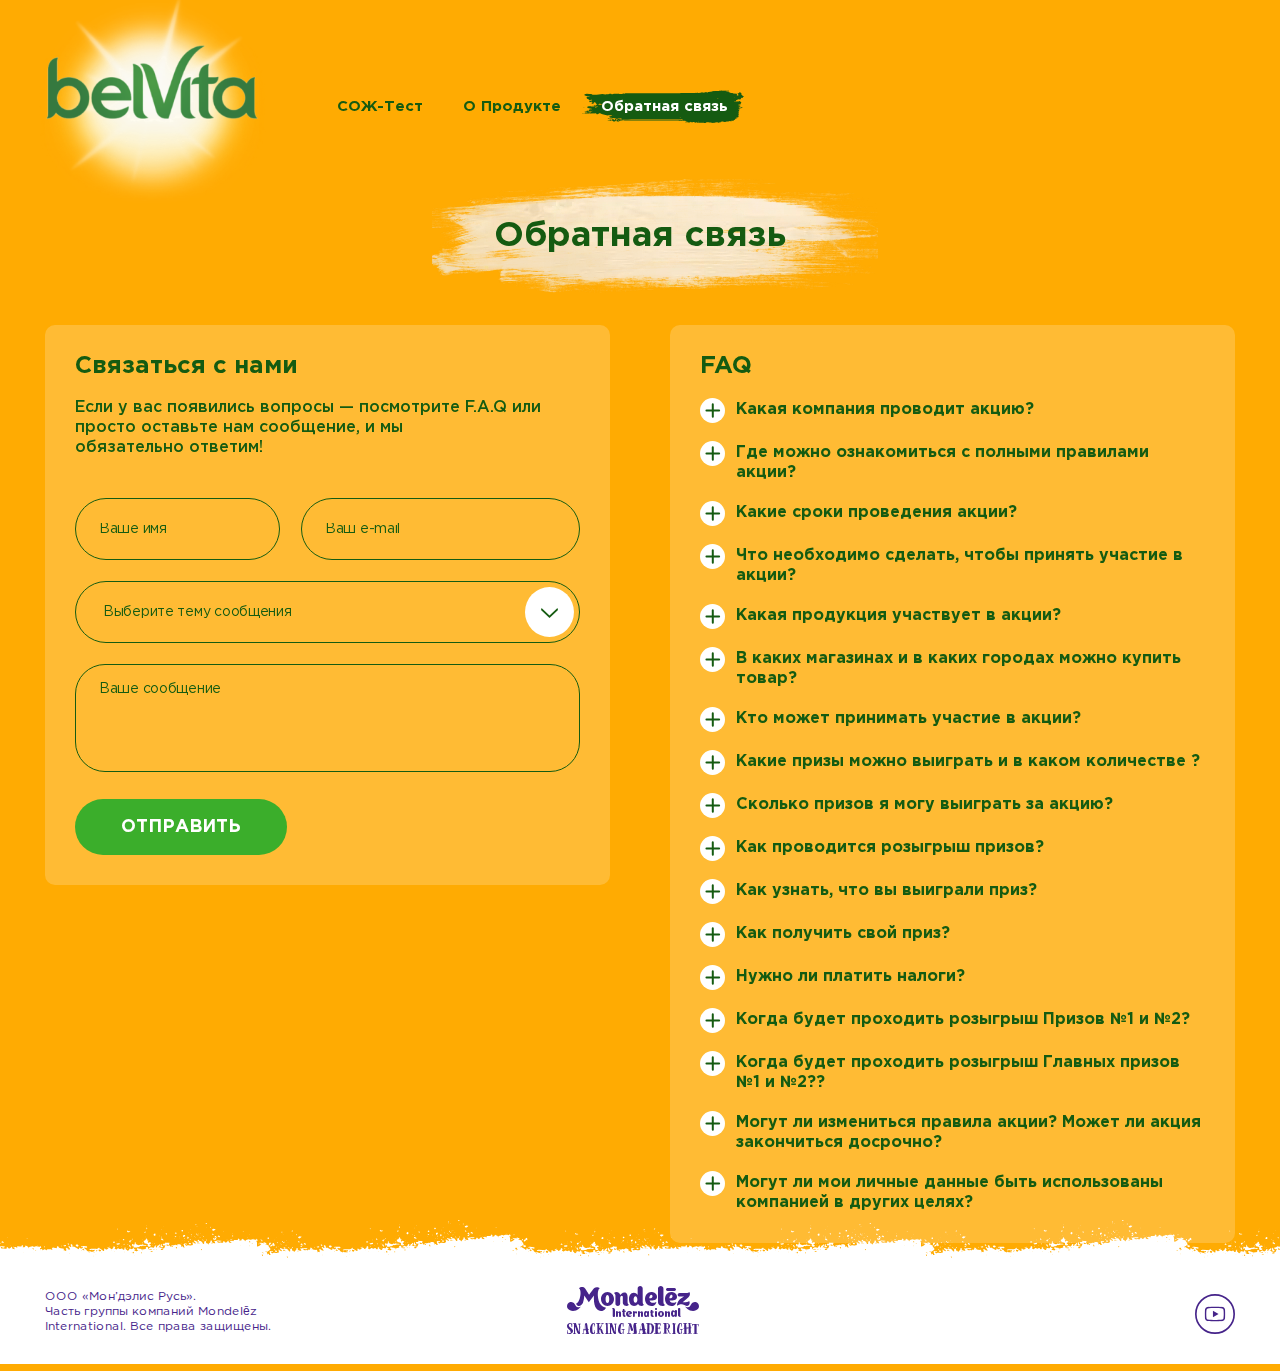
<file: feedback.html>
<!DOCTYPE html>
<html lang="ru">

<head>

  <meta charset="utf-8">
  <!-- <base href="/"> -->

  <title>
    
  </title>
  <meta name="description" content="Startup HTML">

  <meta name="viewport"
    content="width=device-width, initial-scale=1.0, minimum-scale=1.0, maximum-scale=1.0, user-scalable=no">

  <link rel="icon" href="images/favicon.png">

  <link rel="stylesheet" href="css/include/slick.css">
  <link rel="stylesheet" href="css/include/select2.min.css">
  <link rel="stylesheet" href="css/main.min.css">

</head>

<body>

<header class="header" id="header">
  <div class="container mob">
    <a href="index.html" class="nav__link">
      <img src="./images/logo.png"
           loading="lazy"
           width="100"
           alt="img">
    </a>
    <div class="nav__item nav__item--burger no-xl md">
      <button class="burger" id="burgerBtn" type="button">
        <span class="burger__item">Menu</span>
      </button>
    </div>
  </div>

  <div class="container">
    <div class="header__inner">
      <div class="nav nav--left" id="nav">
        <ul class="nav__list">

          <li class="nav__item home-link">
            <a href="index.html" class="nav__link">
              <img src="./images/logo.png"
                   loading="lazy"
                   width="214"
                   height="162"
                   alt="img">
            </a>
          </li>

          <li class="nav__item">
            <a href="test.html" class="nav__link ">
                  <span class="nav__link__text">
                    СОЖ-Тест
                  </span>
              <img width="175" height="34" class="nav__link__bg nav__link__bg--2"
                   src="images/dist/nav__link__bg_2.svg" alt="img" loading="lazy">
            </a>
          </li>

          <li class="nav__item">
            <a href="product.html" class="nav__link">
                  <span class="nav__link__text">
                    О Продукте
                  </span>
              <img width="148" height="34" class="nav__link__bg nav__link__bg--3"
                   src="images/dist/nav__link__bg_3.svg" alt="img" loading="lazy">
            </a>
          </li>

          <li class="nav__item">
            <a href="feedback.html" class="nav__link nav__link--active">
                  <span class="nav__link__text">
                    Обратная связь
                  </span>
              <img width="162" height="34" class="nav__link__bg nav__link__bg--6"
                   src="images/dist/nav__link__bg_6.svg" alt="img" loading="lazy">
            </a>
          </li>
        </ul>
      </div>
    </div>
  </div>
</header>

  <main class="main">

    <div class="intro intro--cabinet">
      <div class="container">
        <div class="intro__inner">
          <div class="intro__content">
            <div class="feedback cabinet">
              <div class="cabinet__head">
                <h2 class="cabinet__title">
                  <span class="cabinet__title__text">
                    Обратная связь
                  </span>
                  <span class="cabinet__title__bg"></span>
                </h2>

                <div class="feedback__body">
                  <div class="feedback__box">
                    <div class="feedback__box__wrapper">
                      <h3 class="feedback__box__title">
                        Cвязаться с нами
                      </h3>
                      <p class="feedback__box__description">
                        Если у вас появились вопросы — посмотрите F.A.Q или просто оставьте нам сообщение, и мы<br
                          class="no-md">
                        обязательно ответим!
                      </p>

                      <form id="feedbackForm" name="feedbackForm" class="feedback__form form">
                        <div class="form__line">
                          <div class="form__item">
                            <input name="name" id="name" type="text" class="form__input" placeholder="Ваше имя"
                              required>
                          </div>
                          <div class="form__item">
                            <input name="email" id="email" type="email" class="form__input" placeholder="Ваш e-mail"
                              required>
                          </div>
                        </div>

                        <div class="form__item">
                          <div class="select form__select">
                            <select name="theme" data-placeholder="Выберите тему сообщения" required>
                              <option value=""></option>
                              <option value="1">Тема 1</option>
                              <option value="2">Тема 2</option>
                            </select>
                          </div>
                        </div>

                        <div class="form__item">
                          <textarea name="message" id="message" class="form__input form__input--textarea"
                            placeholder="Ваше сообщение"></textarea>
                        </div>

                        <div class="form__item">
                          <button type="submit" class="btn form__submit">
                            отправить
                          </button>
                        </div>

                      </form>
                    </div>
                  </div>

                  <div class="feedback__box">
                    <div class="feedback__box__wrapper">
                      <h3 class="feedback__box__title feedback__box__title--left">
                        FAQ
                      </h3>

                      <div class="faq">
                        <div class="faq__item">
                          <div class="faq__header">
                            <span class="faq__icon"></span>
                            <span class="faq__question">
                              Какая компания проводит акцию?
                            </span>
                          </div>

                          <div class="faq__text">
                            Организатором Акции является ООО «Мон’дэлис Русь».  Место нахождения: Россия, 601123, г. Покров, Владимирская область, Петушинский р-н, ул. Франца Штольверка, д. 10. Банковские реквизиты: ИНН: 3321020710 КПП: 997150001, р/с 40702810500000100331 в ООО Эйч-эс-би-си Банк (РР), 115054, Россия, Москва, Павелецкая площадь, д.2, стр.2, к/с 30101810400000000351, БИК: 044525351.<br class="no-md">
                            Оператором Акции является НАО «ЭМГ Промо». Место нахождения: Россия, 117105, г.Москва, вн.тер.г. Муниципальный округ Донской, Варшавское ш., д.1, стр.17, ком.1, офис В-101, ИНН 7701632924.
                          </div>
                        </div>

                        <div class="faq__item">
                          <div class="faq__header">
                            <span class="faq__icon"></span>
                            <span class="faq__question">
                              Где можно ознакомиться с полными правилами акции?
                            </span>
                          </div>

                          <div class="faq__text">
                            С полными Правилами Акции Участник может ознакомиться на сайте Акции <a href="https://www.belvita.life">www.belvita.life</a> <br class="no-md">
                            Дополнительную интересующую информацию об условиях участия и проведения Акции, можно получить, отправив свой вопрос на электронный ящик
                            <a href="https://info@belvita.life">info@belvita.life</a>.
                          </div>
                        </div>

                        <div class="faq__item">
                          <div class="faq__header">
                            <span class="faq__icon"></span>
                            <span class="faq__question">
                              Какие сроки проведения акции?
                            </span>
                          </div>

                          <div class="faq__text">
                            •	Общий срок проведения Акции: с 01 августа 2021 г. по 31 октября 2021 г. (включительно).<br>
                            •	Срок приобретения Продукции покупателем для участия в Акции: с 01 августа 2021 года по 30 сентября 2021 года (включительно).<br>
                            •	Срок регистрации Карт Клуба Перекрёсток на сайте <a href="https://www.belvita.life">www.belvita.life</a> для участия в Акции: с 01 августа 2021 года по 30 сентября 2021 года (включительно).<br>
                            •	Срок определения Победителей Акции: с 25 августа 2021 года по 11 октября 2021 года (включительно).<br>
                            •	Срок вручения Призов Победителям Акции: с 01 августа 2021 года по 31 октября 0102021 года (включительно).<br>
                            Отсчет времени при проведении Акции происходит по московскому времени.
                          </div>
                        </div>

                        <div class="faq__item">
                          <div class="faq__header">
                            <span class="faq__icon"></span>
                            <span class="faq__question">
                              Что необходимо сделать, чтобы принять участие в акции?
                            </span>
                          </div>

                          <div class="faq__text">
                            Для того чтобы стать участником Акции (далее «Участник Акции»), дееспособному гражданину РФ в период с 00:00:00 часов (по московскому времени) «01» августа 2021 года по 23:59:59 часов (по московскому времени) «30» сентября 2021 года необходимо:
                            <br>
                            •	Приобрести в любом магазине Торговой сети «Перекресток» не менее 2 (двух) единиц Продукции под товарным знаком «belVita» в 1 (одном) Чеке,
                            <br>
                            •	Зарегистрировать номер карты Клуба Перекрёсток на сайте www.belvita.life. При регистрации на Сайте Участник указывает Ф.И.О., адрес электронной почты, номер телефона и проходит верификацию (т.е. подтверждает правильность введения адреса электронной почты с помощью указания на Сайте комбинации букв и цифр, отправленной Участнику Оператором в сообщении на электронную почту, указанную при регистрации), указать номер карты лояльности торговой сети «Перекрёсток».

                          </div>
                        </div>

                        <div class="faq__item">
                          <div class="faq__header">
                            <span class="faq__icon"></span>
                            <span class="faq__question">
                              Какая продукция участвует в акции?
                            </span>
                          </div>

                          <div class="faq__text">
                            -	Печенье belVita Утреннее Мультизлаковое 225 г,<br>
                            -	Печенье belVita Утреннее витаминизированное с фундуком и медом 225 г,<br>
                            -	Печенье belVita Утреннее витаминизированное с какао 225 г,<br>
                            -	Печенье belvita Утреннее Сэндвич витаминное с цельными злаками и йогуртовой начинкой 253 г,<br>
                            -	Печенье belvita Утреннее Сэндвич витаминное с какао 253 г,<br>
                            -	Печенье belVita Утреннее Софт Бэйкс с цельнозерновыми злаками с клубничной начинкой 250 г,<br>
                            -	Печенье belVita Утреннее Софт Бэйкс с цельнозерновыми злаками и начинкой с какао 250г.<br>
                          </div>
                        </div>

                        <div class="faq__item">
                          <div class="faq__header">
                            <span class="faq__icon"></span>
                            <span class="faq__question">
                              В каких магазинах и в каких городах можно купить товар?
                            </span>
                          </div>

                          <div class="faq__text">
                            Акция проводится во всех магазинах торговой сети «Перекресток» на всей территории Российской Федерации. Актуальный список адресов магазинов сети, сроки сгорания Бонусов и полные условия использования картой лояльности находится на сайте торговой сети Перекресток <a href="https://www.perekrestok.ru/">https://www.perekrestok.ru/</a>.
                          </div>
                        </div>

                        <div class="faq__item">
                          <div class="faq__header">
                            <span class="faq__icon"></span>
                            <span class="faq__question">
                              Кто может принимать участие в акции?
                            </span>
                          </div>

                          <div class="faq__text">
                            К участию в Акции допускаются совершеннолетние дееспособные лица, являющиеся гражданами Российской Федерации, постоянно проживающие на территории Российской Федерации. В Акции запрещается принимать участие работникам и представителям Организатора, аффилированным с ним лицам, членам семей таких работников и представителей, а также работникам других юридических лиц, причастных к организации проведения Акции.
                          </div>
                        </div>

                        <div class="faq__item">
                          <div class="faq__header">
                            <span class="faq__icon"></span>
                            <span class="faq__question">
                              Какие призы можно выиграть и в каком количестве ?
                            </span>
                          </div>

                          <div class="faq__text">
                            <span class="bold">Гарантированный Приз</span> – единоразовое начисление 150 (ста пятидесяти) бонусов на карту лояльности Участника торговой сети «Перекресток» в количестве 2 000 (Две тысячи) штук.
                            <br><br>
                            <span class="bold">Приз №1</span> – Набор продукции общей стоимостью 2 745,60 рублей (Две тысячи семьсот сорок пять рублей 60 копеек)  в т.ч. НДС 20%. Общее количество Призов №1 - в количестве 40 (сорок) штук.
                            <br><br>
                            Набор продукции включает в себя: <br>
                            •	Печенье belVita Утреннее Мультизлаковое 225 г – 2 упаковки, <br>
                            •	Печенье belVita Утреннее витаминизированное с фундуком и медом 225 г – 2 упаковки, <br>
                            •	Печенье belVita Утреннее витаминизированное с какао 225 г – 2 упаковки, <br>
                            •	Печенье belvita Утреннее Сэндвич витаминное с цельными злаками и йогуртовой начинкой 253 г – 2 упаковки,<br>
                            •	Печенье belvita Утреннее Сэндвич витаминное с какао 253 г – 2 упаковки, <br>
                            •	Печенье belVita Утреннее Софт Бэйкс с цельнозерновыми злаками с клубничной начинкой 250 г – 2 упаковки,<br>
                            •	Печенье belVita Утреннее Софт Бэйкс с цельнозерновыми злаками и начинкой с какао 250 г – 2 упаковки.<br>
                            <br>
                            <span class="bold">Приз №2</span> – Фитнес-трекер Xiaomi Mi стоимостью 5 266,80 рублей (Пять тысяч двести шестьдесят шесть рублей 80 копеек) в т.ч. НДС 20% и денежная часть Приза №2 в размере 683,00 рубля (Шестьсот восемьдесят три рубля 00 копеек). Общее количество Призов №2 – 18 (восемнадцать) штук.
                            <br><br>
                            <span class="bold">Главный Приз №1</span> – Планшет Huawei стоимостью 19 786,80 рублей (Девятнадцать тысяч семьсот восемьдесят шесть рублей 80 копеек), в т.ч. НДС 20% и денежная часть Главного Приза №1 в размере 8 501,00 рубль (Восемь тысяч пятьсот один рубль 00 копеек). Общее количество Главных Призов № 1 – 2 (две) штуки.
                            <br><br>
                            <span class="bold">Главный Приз №2</span> – Электросамокат Globber One стоимостью 23 218,80 рублей (Двадцать три тысячи двести восемнадцать рублей 80 копеек) в т.ч. НДС 20% и денежная часть Главного Приза №2 в размере 10 349,00 рублей (Десять тысяч триста сорок девять рублей 00 копеек). Общее количество Главных Призов № 2 – 2 (две) штуки.
                            <br><br>
                            Денежная часть Приза №2, Главного Приза №1 и Главного Приза №2 отдельно от приза не выплачивается. Денежные эквиваленты по полученным Призам не выплачиваются.
                          </div>
                        </div>

                        <div class="faq__item">
                          <div class="faq__header">
                            <span class="faq__icon"></span>
                            <span class="faq__question">
                              Сколько призов я могу выиграть за акцию?
                            </span>
                          </div>

                          <div class="faq__text">
                            Максимальный размер Призового фонда, который может выиграть 1 (Один) Участник за все время проведения Акции составляет:
                            -	Гарантированный приз – не более 2000 (двух тысяч) шт. <br><br>
                            -	Приз №1 - не более 1 (Одной) шт. <br>
                            -	Приз №2 - не более 1 (Одной) шт. <br>
                            -	Главный Приз №1 и №2  - не более 1 (Одной) шт.
                          </div>
                        </div>

                        <div class="faq__item">
                          <div class="faq__header">
                            <span class="faq__icon"></span>
                            <span class="faq__question">
                              Как проводится розыгрыш призов?
                            </span>
                          </div>

                          <div class="faq__text">
                            Обладатели Призов №1, №2, Главного Приза №1 и №2 определяются по формуле, указанной в п.3.2 Правил
                          </div>
                        </div>

                        <div class="faq__item">
                          <div class="faq__header">
                            <span class="faq__icon"></span>
                            <span class="faq__question">
                              Как узнать, что вы выиграли приз?
                            </span>
                          </div>

                          <div class="faq__text">
                            Обладатель Приза оповещается о выигрыше посредством публикации победителей на сайте <a href="https://www.belvita.life">www.belvita.life</a> в разделе Победители и в Личном кабинете . После получения информации о выигрыше Приза №2, Главного Приза №1 и №2 необходимо направить запрошенные данные в течение 72 часов на почту <a href="https://info@belvita.life">info@belvita.life</a>
                          </div>
                        </div>

                        <div class="faq__item">
                          <div class="faq__header">
                            <span class="faq__icon"></span>
                            <span class="faq__question">
                              Как получить свой приз?
                            </span>
                          </div>

                          <div class="faq__text">
                            1. Гарантированный Приз передается Победителю производится путем пополнения баланса карты лояльности торговой сети «Перекрёсток», предъявленной в момент совершения покупки в сети «Перекрёсток».
                            <br><br>
                            2. Приз №1, 2 , Главный Приз №1 и №2 передается Победителю путем отправки курьерской службой.  Для получения Приза №2, Главного Приза №1 и №2 Победитель обязуется предоставить Оператору Акции на электронную почту
                            <a href="https://info@belvita">info@belvita</a>. life  документы и информацию в течение 72 часов, указанные в полных Правилах акции.

                          </div>
                        </div>

                        <div class="faq__item">
                          <div class="faq__header">
                            <span class="faq__icon"></span>
                            <span class="faq__question">
                              Нужно ли платить налоги?
                            </span>
                          </div>

                          <div class="faq__text">
                            Нет, не нужно. Налоги оплачивает Оператор Акции.
                          </div>
                        </div>

                        <div class="faq__item">
                          <div class="faq__header">
                            <span class="faq__icon"></span>
                            <span class="faq__question">
                              Когда будет проходить розыгрыш Призов №1 и №2?
                            </span>
                          </div>

                          <div class="faq__text">
                            с 00:00:00 по 23:59:59 часов 25.08.2021; <br>
                            с 00:00:00 по 23:59:59 часов 08.09.2021; <br>
                            с 00:00:00 по 23:59:59 часов 22.09.2021; <br>
                            с 00:00:00 по 23:59:59 часов 11.10.2021.
                          </div>
                        </div>

                        <div class="faq__item">
                          <div class="faq__header">
                            <span class="faq__icon"></span>
                            <span class="faq__question">
                              Когда будет проходить розыгрыш Главных призов №1 и №2??
                            </span>
                          </div>

                          <div class="faq__text">
                            с 00:00:00 по 23:59:59 часов 08.09.2021; <br>
                            с 00:00:00 по 23:59:59 часов 11.10.2021.
                          </div>
                        </div>

                        <div class="faq__item">
                          <div class="faq__header">
                            <span class="faq__icon"></span>
                            <span class="faq__question">
                              Могут ли измениться правила акции? Может ли акция закончиться досрочно?
                            </span>
                          </div>

                          <div class="faq__text">
                            Организатор Акции вправе изменять условия данной Акции в любой момент.
                          </div>
                        </div>

                        <div class="faq__item">
                          <div class="faq__header">
                            <span class="faq__icon"></span>
                            <span class="faq__question">
                              Могут ли мои личные данные быть использованы компанией в других целях?
                            </span>
                          </div>

                          <div class="faq__text">
                            Нет. <br>
                            Персональные данные собираются с целью отправки Участникам призов, сообщений Участникам о выигрыше, информации о продукции Организатора и проводимых им мероприятиях, рекламных предложений, а также с целью проведения маркетингового анализа и подготовки статистической информации.
                          </div>
                        </div>

                      </div>

                    </div>
                  </div>
                </div>

              </div>


            </div>


          </div>

        </div>
      </div>
    </div>

  </main>

  <footer class="footer" id="footer">
	<div class="container">
		<div class="footer__inner">
			<div class="footer__wrapper">
				<p class="footer__copyright__text">ООО «Мон’дэлис Русь».
					<br>Часть группы компаний Mondelēz
					<br>International. Все права защищены.</p>
				<img class="footer__copyright__img" width="132" height="48" src="images/dist/mondelez.svg" alt="mondelez"
						 loading="lazy">

				<div class="social">
					<a href="#" class="social__item social__item--youtube" target="_blank">
						<span></span>
					</a>
				</div>
			</div>

		</div>
	</div>

	<!--<picture decoding="async">
		<source srcset="images/dist/footer__bg&#45;&#45;mobile.svg" media="(max-width: 767px)">
		<img class="footer__bg" src="images/dist/footer__bg.svg" alt="footer__bg" loading="lazy">
	</picture>-->
	<div class="footer__bg">
		<img src="./images/dist/footer__bg&#45;&#45;mobile.svg" alt="img">
	</div>

</footer>

<div class="popups">
	<div id="registrationPopup" class="popup">
		<div class="popup__wrap">
			<a href="#" class="close-popup popup__close__btn">
				<svg width="19" height="19" viewBox="0 0 19 19" fill="none" xmlns="http://www.w3.org/2000/svg">
					<path d="M17 2L2 17" stroke="#155B11" stroke-width="3" stroke-linecap="round" stroke-linejoin="round" />
					<path d="M2 2L17 17" stroke="#155B11" stroke-width="3" stroke-linecap="round" stroke-linejoin="round" />
				</svg>

			</a>
			<div class="popup__inner">
				<div class="popup__title">Регистрация</div>
				<form class="popup__form" novalidate="novalidate" id="registrationForm">
					<div class="form__item">
						<input name="fio" id="fio" type="text" class="form__input" placeholder="Ф.И.О." required>
						<span class="form__item__error">
							Это поле обязательно к заполнению
						</span>
					</div>

					<div class="form__item">
						<input name="email_2" id="email_2" type="email" class="form__input" placeholder="E-mail" required>
						<span class="form__item__error">
							Это поле обязательно к заполнению
						</span>
					</div>

					<div class="form__item">
						<input name="phone_2" id="phone_2" type="tel" class="form__input" placeholder="Мобильный телефон">
						<span class="form__item__description">
							Необязательно к заполнению
						</span>
					</div>

					<div class="checkbox__item form__item">
						<input type="checkbox" class="custom__checkbox" id="rules_aktition" name="rules_aktition" required checked>
						<label for="rules_aktition" class="custom__checkbox__label">Я согласен с <a href="#" target="_blank" class="form__item__link" style="padding-left: 5px">Правилами Акции</a></label>
					</div>

					<div class="checkbox__item form__item">
						<input type="checkbox" class="custom__checkbox" id="personal_data" name="personal_data" required checked>
						<label for="personal_data" class="custom__checkbox__label">
							<span>
								Я даю свое <a href="#" class="form__item__link">согласие</a> на обработку моих
								персональных данных в соответствии с Правилами акции и <a href="#" class="form__item__link">Положением
									об
									организации обработки ПД в ООО
									«Мон’дэлис Русь».</a>
							</span>
						</label>
					</div>

					<div class="checkbox__item form__item">
						<input type="checkbox" class="custom__checkbox" id="mailing" name="mailing">
						<label for="mailing" class="custom__checkbox__label">Я согласен получать рассылки по акциям Mondelez</label>
					</div>

					<div class="form__item">
						<div class="form__box">
							<button class="btn popup__btn" type="submit">Отправить</button>
							<a href="#" class="form__link" data-popup="#authPopup">
								Авторизация
							</a>
						</div>

					</div>
				</form>
			</div>
		</div>
	</div>

	<div id="addCard" class="popup">
		<div class="popup__wrap">
			<a href="#" class="close-popup popup__close__btn">
				<svg width="19" height="19" viewBox="0 0 19 19" fill="none" xmlns="http://www.w3.org/2000/svg">
					<path d="M17 2L2 17" stroke="#155B11" stroke-width="3" stroke-linecap="round" stroke-linejoin="round" />
					<path d="M2 2L17 17" stroke="#155B11" stroke-width="3" stroke-linecap="round" stroke-linejoin="round" />
				</svg>

			</a>
			<div class="popup__inner">
				<div class="popup__title">Добавить <br>номер карты</div>
				<form class="popup__form" novalidate="novalidate" id="addCardForm">

					<div class="form__item">
						<input name="card_number" id="card_number" type="text" class="form__input"
									 placeholder="Номер карты Клуба Перекрёсток" required>
						<span class="form__item__error">
							Это поле обязательно к заполнению
						</span>
					</div>

					<div class="form__item">
						<div class="form__box">
							<button class="btn popup__btn" type="submit">добавить</button>
						</div>

					</div>

				</form>
			</div>
		</div>
	</div>

	<div id="authPopup" class="popup">
		<div class="popup__wrap">
			<a href="#" class="close-popup popup__close__btn">
				<svg width="19" height="19" viewBox="0 0 19 19" fill="none" xmlns="http://www.w3.org/2000/svg">
					<path d="M17 2L2 17" stroke="#155B11" stroke-width="3" stroke-linecap="round" stroke-linejoin="round" />
					<path d="M2 2L17 17" stroke="#155B11" stroke-width="3" stroke-linecap="round" stroke-linejoin="round" />
				</svg>

			</a>
			<div class="popup__inner">
				<div class="popup__title">Авторизация</div>
				<form class="popup__form" novalidate="novalidate">

					<div class="form__item">
						<input name="email_3" id="email_3" type="email" class="form__input" placeholder="E-mail" required>
						<span class="form__item__error">
							Это поле обязательно к заполнению
						</span>
					</div>

					<div class="form__item">
						<input name="password" id="password" type="password" class="form__input" placeholder="Пароль" required>
						<span class="form__item__error form__item__error--special">
							Это поле обязательно к заполнению
						</span>
					</div>

					<div class="form__item form__item--error">
						Неверный логин или пароль
					</div>

					<div class="form__item form__item--link">
						<a href="#" class="form__link" data-popup="#passwordPopup">
							Забыли пароль?
						</a>
					</div>


					<div class="form__item">
						<div class="form__box">
							<button class="btn popup__btn" type="submit">Отправить</button>
							<div class="form__box__text">
								Если вы в первый раз на сайте —<br> <a href="#" class="form__link"
									data-popup="#registrationPopup">зарегистрируйтесь
								</a>
							</div>

						</div>

					</div>
				</form>

			</div>
		</div>
	</div>

	<div id="passwordPopup" class="popup">
		<div class="popup__wrap">
			<a href="#" class="close-popup popup__close__btn">
				<svg width="19" height="19" viewBox="0 0 19 19" fill="none" xmlns="http://www.w3.org/2000/svg">
					<path d="M17 2L2 17" stroke="#155B11" stroke-width="3" stroke-linecap="round" stroke-linejoin="round" />
					<path d="M2 2L17 17" stroke="#155B11" stroke-width="3" stroke-linecap="round" stroke-linejoin="round" />
				</svg>

			</a>
			<div class="popup__inner">
				<div class="popup__title">Сброс пароля</div>
				<p class="popup__subtitle">
					Введите свой Email для восстановления пароля
				</p>
				<form class="popup__form" novalidate="novalidate">

					<div class="form__item">
						<input name="email_5" id="email_5" type="email" class="form__input" placeholder="E-mail" required>
						<span class="form__item__error">
							Это поле обязательно к заполнению
						</span>
					</div>

					<div class="form__item">
						<div class="form__box">
							<button class="btn popup__btn" type="submit">Отправить</button>
							<div class="form__box__text">
								Если вы в первый раз на сайте —<br> <a href="#" class="form__link"
									data-popup="#registrationPopup">зарегистрируйтесь
								</a>
							</div>

						</div>

					</div>
				</form>
			</div>
		</div>
	</div>

	<div id="successfulRegistration" class="popup">
		<div class="popup__wrap">
			<a href="#" class="close-popup popup__close__btn">
				<svg width="19" height="19" viewBox="0 0 19 19" fill="none" xmlns="http://www.w3.org/2000/svg">
					<path d="M17 2L2 17" stroke="#155B11" stroke-width="3" stroke-linecap="round" stroke-linejoin="round" />
					<path d="M2 2L17 17" stroke="#155B11" stroke-width="3" stroke-linecap="round" stroke-linejoin="round" />
				</svg>

			</a>
			<div class="popup__inner">
				<div class="popup__title">Регистрация <br>пройдена</div>

				<div class="popup__content">
					<p class="popup__content__text">
						Пароль для входа на сайт<br> отправлен на e-mail, указанный<br> при регистрации.
					</p>

					<button class="btn popup__btn popup__close__btn">закрыть</button>
				</div>

			</div>
		</div>
	</div>

	<div id="howGetPrize1" class="popup">
		<div class="popup__wrap">
			<a href="#" class="close-popup popup__close__btn">
				<svg width="19" height="19" viewBox="0 0 19 19" fill="none" xmlns="http://www.w3.org/2000/svg">
					<path d="M17 2L2 17" stroke="#155B11" stroke-width="3" stroke-linecap="round" stroke-linejoin="round" />
					<path d="M2 2L17 17" stroke="#155B11" stroke-width="3" stroke-linecap="round" stroke-linejoin="round" />
				</svg>

			</a>
			<div class="popup__inner">
				<div class="popup__title">Как получить <br>приз?</div>

				<div class="popup__content">
					<p class="popup__content__text">
						Для получения приза ожидайте запрос <br>на уточнение данных на электронную <br>почту, указанную при регистрации<br>на сайте. <br>Перечень данных указан в п.4.5 Правил <br>Акции. Либо можете прислать их <br>самостоятельно на почту <a href="https://info@belvita.life">info@belvita.life</a>.
					</p>

					<button class="btn popup__btn popup__close__btn">понятно</button>
				</div>

			</div>
		</div>
	</div>

	<div id="howGetPrize2" class="popup">
		<div class="popup__wrap">
			<a href="#" class="close-popup popup__close__btn">
				<svg width="19" height="19" viewBox="0 0 19 19" fill="none" xmlns="http://www.w3.org/2000/svg">
					<path d="M17 2L2 17" stroke="#155B11" stroke-width="3" stroke-linecap="round" stroke-linejoin="round" />
					<path d="M2 2L17 17" stroke="#155B11" stroke-width="3" stroke-linecap="round" stroke-linejoin="round" />
				</svg>

			</a>
			<div class="popup__inner">
				<div class="popup__title">Как получить <br>приз?</div>

				<div class="popup__content">
					<p class="popup__content__text">
						Для получения приза ожидайте запрос <br>документов на электронную почту, <br>указанную при регистрации на сайте. <br>Перечень документов указан в п.4.4 <br>Правил Акции. Либо можете прислать <br>их самостоятельно на почту <br><a href="https://info@belvita.life">info@belvita.life</a>.
					</p>

					<button class="btn popup__btn popup__close__btn">понятно</button>
				</div>

			</div>
		</div>
	</div>
</div>

<script src="js/include/jquery.min.js"></script>
<script src="js/include/jquery.maskedinput.min.js"></script>
<script src="js/include/jquery.validate.min.js"></script>
<script src="js/include/slick.min.js"></script>
<script src="js/include/select2.min.js"></script>
<script src="js/app.min.js"></script>

</body>

</html>
</file>
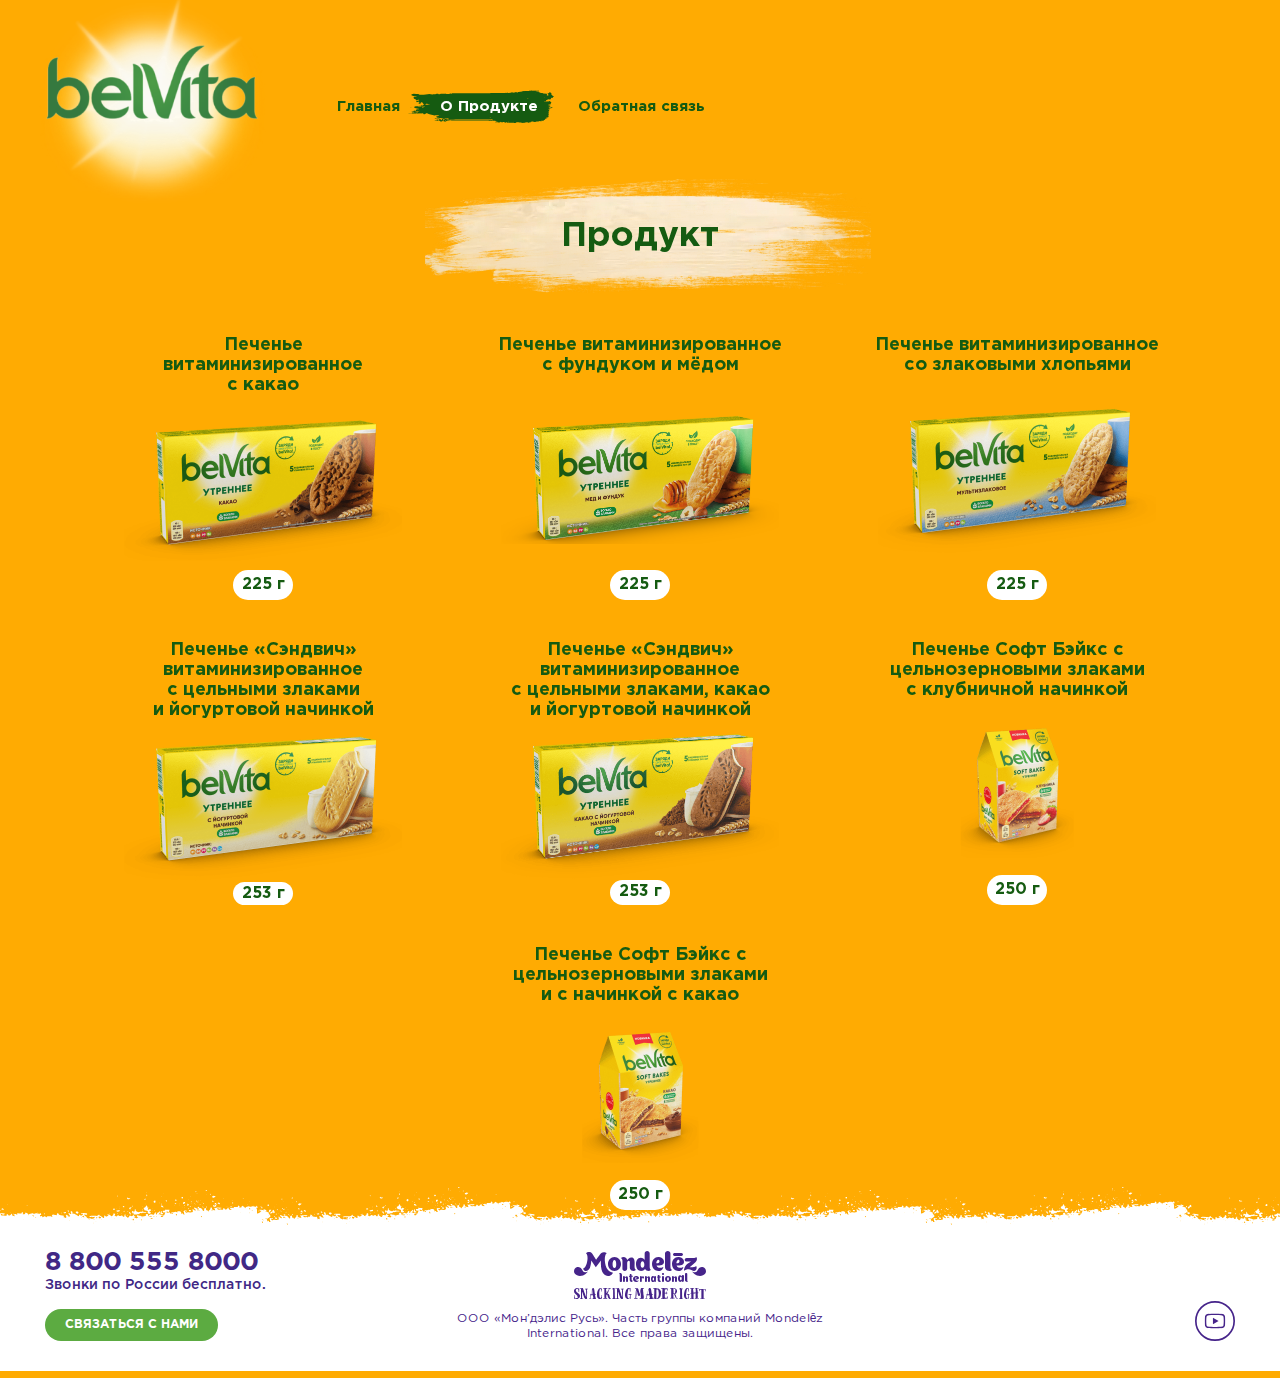
<file: product.html>
<!DOCTYPE html>
<html lang="ru">

<head>
  <meta charset="utf-8">    
  <!-- Global site tag (gtag.js) - Google Analytics -->
    <!-- Google Tag Manager -->
    <script>
        (function (w, d, s, l, i) {
            w[l] = w[l] || []; w[l].push({
                'gtm.start':
                    new Date().getTime(), event: 'gtm.js'
            }); var f = d.getElementsByTagName(s)[0],
                j = d.createElement(s), dl = l != 'dataLayer' ? '&l=' + l : ''; j.async = true; j.src =
                    'https://www.googletagmanager.com/gtm.js?id=' + i + dl; f.parentNode.insertBefore(j, f);
        })(window, document, 'script', 'dataLayer', 'GTM-KPX7QGW');</script>
    <!-- End Google Tag Manager -->
    <!-- Yandex.Metrika counter -->
    <script type="text/javascript">
        (function (m, e, t, r, i, k, a) {
            m[i] = m[i] || function () { (m[i].a = m[i].a || []).push(arguments) };
            m[i].l = 1 * new Date(); k = e.createElement(t), a = e.getElementsByTagName(t)[0], k.async = 1, k.src = r, a.parentNode.insertBefore(k, a)
        })
            (window, document, "script", "https://mc.yandex.ru/metrika/tag.js", "ym");

        ym(83171515, "init", {
            clickmap: true,
            trackLinks: true,
            accurateTrackBounce: true,
            webvisor: true
        });
    </script>
    <noscript><div><img src="https://mc.yandex.ru/watch/83171515" style="position:absolute; left:-9999px;" alt="" /></div></noscript>
    <!-- /Yandex.Metrika counter -->
    <meta content='True' name='HandheldFriendly'>
    <meta content='width=device-width, initial-scale=1, maximum-scale=1, user-scalable=0' name='viewport' />
    <meta name="viewport" content="width=device-width">
    <meta http-equiv="X-UA-Compatible" content="ie=edge">
    <title>Belvita</title>

    <meta name="format-detection" content="telephone=no">
    <meta name="apple-mobile-web-app-capable" content="yes">
    <meta name="apple-mobile-web-app-status-bar-style" content="#299CC4">
    <meta name="apple-mobile-web-app-title" content="">

  <link rel="icon" href="images/favicon.png">

  <link rel="stylesheet" href="css/include/slick.css">
  <link rel="stylesheet" href="css/include/select2.min.css">
  <link rel="stylesheet" href="css/main.min.css">

</head>

<body>
    <!-- Google Tag Manager (noscript) -->
    <noscript>
        <iframe src="https://www.googletagmanager.com/ns.html?id=GTM-KPX7QGW"
                height="0" width="0" style="display:none;visibility:hidden"></iframe>
    </noscript>
    <!-- End Google Tag Manager (noscript) -->
<header class="header" id="header">
  <div class="container mob">
    <a href="index.html" class="nav__link">
      <img src="./images/logo.png"
           loading="lazy"
           width="100"
           alt="img">
    </a>
    <div class="nav__item nav__item--burger no-xl md">
      <button class="burger" id="burgerBtn" type="button">
        <span class="burger__item">Menu</span>
      </button>
    </div>
  </div>

  <div class="container">
    <div class="header__inner">
      <div class="nav nav--left" id="nav">
        <ul class="nav__list">

          <li class="nav__item home-link">
            <a href="index.html" class="nav__link">
              <img src="./images/logo.png"
                   loading="lazy"
                   width="214"
                   height="162"
                   alt="img">
            </a>
          </li>

          <li class="nav__item">
            <a href="index.html" class="nav__link ">
                  <span class="nav__link__text">
                    Главная
                  </span>
              <img width="175" height="34" class="nav__link__bg nav__link__bg--2"
                   src="images/dist/nav__link__bg_2.svg" alt="img" loading="lazy">
            </a>
          </li>

          <li class="nav__item">
            <a href="product.html" class="nav__link nav__link--active">
                  <span class="nav__link__text">
                    О Продукте
                  </span>
              <img width="148" height="34" class="nav__link__bg nav__link__bg--3"
                   src="images/dist/nav__link__bg_3.svg" alt="img" loading="lazy">
            </a>
          </li>

          <li class="nav__item">
            <a href="https://contactus.mdlzapps.com/form?siteId=IZ22RmFg%2feceuRKF%2fr1WlakAuGt%2b6K8FOdppYAoB0Mw%2fwwa1FTiQ%2bw%3d%3d" class="nav__link">
                  <span class="nav__link__text">
                    Обратная связь
                  </span>
              <img width="162" height="34" class="nav__link__bg nav__link__bg--6"
                   src="images/dist/nav__link__bg_6.svg" alt="img" loading="lazy">
            </a>
          </li>
        </ul>
      </div>
    </div>
  </div>
</header>

  <main class="main">

    <div class="intro intro--cabinet">
      <div class="container">
        <div class="intro__inner">
          <div class="intro__content">

            <div class="product cabinet">
              <div class="cabinet__head">
                <h2 class="cabinet__title">
                  <span class="cabinet__title__text">
                    Продукт
                  </span>
                  <span class="cabinet__title__bg"></span>
                </h2>



                <div class="product__body">
                  <div class="product__inner">
                    <div class="product__card">
                      <div class="product__card__wrapper">
                        <h3 class="product__card__title">
                          Печенье<br class="no-md"> витаминизированное <br>с какао
                        </h3>
                        <img class="product__card__img" width="278" height="157" src="images/dist/product/1.png"
                          alt="product" loading="lazy">
                        <span class="product__card__size">
                          225 г
                        </span>
                      </div>
                    </div>

                    <div class="product__card">
                      <div class="product__card__wrapper">
                        <h3 class="product__card__title">
                          Печенье витаминизированное с фундуком и мёдом
                        </h3>
                        <img class="product__card__img" width="278" height="158" src="images/dist/product/2.png"
                          alt="product" loading="lazy">
                        <span class="product__card__size">
                          225 г
                        </span>
                      </div>
                    </div>

                    <div class="product__card">
                      <div class="product__card__wrapper">
                        <h3 class="product__card__title">
                          Печенье витаминизированное со злаковыми хлопьями
                        </h3>
                        <img class="product__card__img" width="278" height="162" src="images/dist/product/3.png"
                          alt="product" loading="lazy">
                        <span class="product__card__size">
                          225 г
                        </span>
                      </div>
                    </div>

                    <div class="product__card">
                      <div class="product__card__wrapper">
                        <h3 class="product__card__title">
                          Печенье «Сэндвич» витаминизированное <br class="no-md">с цельными злаками <br class="no-md">и
                          йогуртовой
                          начинкой
                        </h3>
                        <img class="product__card__img" width="278" height="162" src="images/dist/product/4.png"
                          alt="product" loading="lazy">
                        <span class="product__card__size">
                          253 г
                        </span>
                      </div>
                    </div>

                    <div class="product__card">
                      <div class="product__card__wrapper">
                        <h3 class="product__card__title">
                          Печенье «Сэндвич» витаминизированное<br class="no-md"> с цельными злаками, какао <br
                            class="no-md">и йогуртовой
                          начинкой
                        </h3>
                        <img class="product__card__img" width="278" height="158" src="images/dist/product/5.png"
                          alt="product" loading="lazy">
                        <span class="product__card__size">
                          253 г
                        </span>
                      </div>
                    </div>

                    <div class="product__card">
                      <div class="product__card__wrapper">
                        <h3 class="product__card__title">
                          Печенье Софт Бэйкс с цельнозерновыми злаками <br class="no-md">с клубничной начинкой
                        </h3>
                        <img class="product__card__img" width="245" height="140" src="images/dist/product/6.png"
                          alt="product" loading="lazy">
                        <span class="product__card__size">
                          250 г
                        </span>
                      </div>
                    </div>

                    <div class="product__card">
                      <div class="product__card__wrapper">
                        <h3 class="product__card__title">
                          Печенье Софт Бэйкс с цельнозерновыми злаками <br class="no-md">и с начинкой с какао
                        </h3>
                        <img class="product__card__img" width="245" height="140" src="images/dist/product/7.png"
                          alt="product" loading="lazy">
                        <span class="product__card__size">
                          250 г
                        </span>
                      </div>
                    </div>
                  </div>
                </div>

              </div>


            </div>


          </div>

        </div>
      </div>
    </div>

  </main>

  <footer class="footer" id="footer">
	<div class="container">
	  <div class="footer__inner">
		<div class="footer__wrapper">
		  <div class="footer-social">
			<ul class="footer-social__list">
				<li class="footer-social__list-item"><a class="footer-social__item" href="tel:8-800-555-8000"><span class="footer-social__label">8 800 555 8000</span></a></li>
				<li class="footer-social__list-item"><span class="footer-social__list-item-text">Звонки по России бесплатно.</span></li>
				<li class="footer-social__list-item">
					<a href="https://contactus.mdlzapps.com/form?siteId=IZ22RmFg%2feceuRKF%2fr1WlakAuGt%2b6K8FOdppYAoB0Mw%2fwwa1FTiQ%2bw%3d%3d" class="footer-social__list-item-btn">Связаться с нами</a>
				</li>
			</ul>
		  </div>
		  <div class="footer__copyright-block">
			<img class="footer__copyright__img" width="132" height="48" src="images/dist/mondelez.svg" alt="mondelez"
				 loading="lazy">
			<p class="footer__copyright__text">ООО «Мон’дэлис Русь». Часть группы компаний Mondelēz International. Все права защищены.</p>
		  </div>
  
		  <div class="social">
			<a href="https://www.youtube.com/channel/UCBrWkBbPud2gEsuy8vCfJ0g" class="social__item social__item--youtube" target="_blank">
			  <span></span>
			</a>
		  </div>
		</div>
  
	  </div>
	</div>
  
	<!--<picture decoding="async">
		<source srcset="images/dist/footer__bg&#45;&#45;mobile.svg" media="(max-width: 767px)">
		<img class="footer__bg" src="images/dist/footer__bg.svg" alt="footer__bg" loading="lazy">
	</picture>-->
	<div class="footer__bg">
	  <img src="./images/dist/footer__bg--mobile.svg" alt="img">
	</div>
  
  </footer>

<div class="popups">
	<div id="registrationPopup" class="popup">
		<div class="popup__wrap">
			<a href="#" class="close-popup popup__close__btn">
				<svg width="19" height="19" viewBox="0 0 19 19" fill="none" xmlns="http://www.w3.org/2000/svg">
					<path d="M17 2L2 17" stroke="#155B11" stroke-width="3" stroke-linecap="round" stroke-linejoin="round" />
					<path d="M2 2L17 17" stroke="#155B11" stroke-width="3" stroke-linecap="round" stroke-linejoin="round" />
				</svg>

			</a>
			<div class="popup__inner">
				<div class="popup__title">Регистрация</div>
				<form class="popup__form" novalidate="novalidate" id="registrationForm">
					<div class="form__item">
						<input name="fio" id="fio" type="text" class="form__input" placeholder="Ф.И.О." required>
						<span class="form__item__error">
							Это поле обязательно к заполнению
						</span>
					</div>

					<div class="form__item">
						<input name="email_2" id="email_2" type="email" class="form__input" placeholder="E-mail" required>
						<span class="form__item__error">
							Это поле обязательно к заполнению
						</span>
					</div>

					<div class="form__item">
						<input name="phone_2" id="phone_2" type="tel" class="form__input" placeholder="Мобильный телефон">
						<span class="form__item__description">
							Необязательно к заполнению
						</span>
					</div>

					<div class="checkbox__item form__item">
						<input type="checkbox" class="custom__checkbox" id="rules_aktition" name="rules_aktition" required checked>
						<label for="rules_aktition" class="custom__checkbox__label">Я согласен с <a href="#" target="_blank" class="form__item__link" style="padding-left: 5px">Правилами Акции</a></label>
					</div>

					<div class="checkbox__item form__item">
						<input type="checkbox" class="custom__checkbox" id="personal_data" name="personal_data" required checked>
						<label for="personal_data" class="custom__checkbox__label">
							<span>
								Я даю свое <a href="#" class="form__item__link">согласие</a> на обработку моих
								персональных данных в соответствии с Правилами акции и <a href="#" class="form__item__link">Положением
									об
									организации обработки ПД в ООО
									«Мон’дэлис Русь».</a>
							</span>
						</label>
					</div>

					<div class="checkbox__item form__item">
						<input type="checkbox" class="custom__checkbox" id="mailing" name="mailing">
						<label for="mailing" class="custom__checkbox__label">Я согласен получать рассылки по акциям Mondelez</label>
					</div>

					<div class="form__item">
						<div class="form__box">
							<button class="btn popup__btn" type="submit">Отправить</button>
							<a href="#" class="form__link" data-popup="#authPopup">
								Авторизация
							</a>
						</div>

					</div>
				</form>
			</div>
		</div>
	</div>

	<div id="addCard" class="popup">
		<div class="popup__wrap">
			<a href="#" class="close-popup popup__close__btn">
				<svg width="19" height="19" viewBox="0 0 19 19" fill="none" xmlns="http://www.w3.org/2000/svg">
					<path d="M17 2L2 17" stroke="#155B11" stroke-width="3" stroke-linecap="round" stroke-linejoin="round" />
					<path d="M2 2L17 17" stroke="#155B11" stroke-width="3" stroke-linecap="round" stroke-linejoin="round" />
				</svg>

			</a>
			<div class="popup__inner">
				<div class="popup__title">Добавить <br>номер карты</div>
				<form class="popup__form" novalidate="novalidate" id="addCardForm">

					<div class="form__item">
						<input name="card_number" id="card_number" type="text" class="form__input"
									 placeholder="Номер карты Клуба Перекрёсток" required>
						<span class="form__item__error">
							Это поле обязательно к заполнению
						</span>
					</div>

					<div class="form__item">
						<div class="form__box">
							<button class="btn popup__btn" type="submit">добавить</button>
						</div>

					</div>

				</form>
			</div>
		</div>
	</div>

	<div id="authPopup" class="popup">
		<div class="popup__wrap">
			<a href="#" class="close-popup popup__close__btn">
				<svg width="19" height="19" viewBox="0 0 19 19" fill="none" xmlns="http://www.w3.org/2000/svg">
					<path d="M17 2L2 17" stroke="#155B11" stroke-width="3" stroke-linecap="round" stroke-linejoin="round" />
					<path d="M2 2L17 17" stroke="#155B11" stroke-width="3" stroke-linecap="round" stroke-linejoin="round" />
				</svg>

			</a>
			<div class="popup__inner">
				<div class="popup__title">Авторизация</div>
				<form class="popup__form" novalidate="novalidate">

					<div class="form__item">
						<input name="email_3" id="email_3" type="email" class="form__input" placeholder="E-mail" required>
						<span class="form__item__error">
							Это поле обязательно к заполнению
						</span>
					</div>

					<div class="form__item">
						<input name="password" id="password" type="password" class="form__input" placeholder="Пароль" required>
						<span class="form__item__error form__item__error--special">
							Это поле обязательно к заполнению
						</span>
					</div>

					<div class="form__item form__item--error">
						Неверный логин или пароль
					</div>

					<div class="form__item form__item--link">
						<a href="#" class="form__link" data-popup="#passwordPopup">
							Забыли пароль?
						</a>
					</div>


					<div class="form__item">
						<div class="form__box">
							<button class="btn popup__btn" type="submit">Отправить</button>
							<div class="form__box__text">
								Если вы в первый раз на сайте —<br> <a href="#" class="form__link"
									data-popup="#registrationPopup">зарегистрируйтесь
								</a>
							</div>

						</div>

					</div>
				</form>

			</div>
		</div>
	</div>

	<div id="passwordPopup" class="popup">
		<div class="popup__wrap">
			<a href="#" class="close-popup popup__close__btn">
				<svg width="19" height="19" viewBox="0 0 19 19" fill="none" xmlns="http://www.w3.org/2000/svg">
					<path d="M17 2L2 17" stroke="#155B11" stroke-width="3" stroke-linecap="round" stroke-linejoin="round" />
					<path d="M2 2L17 17" stroke="#155B11" stroke-width="3" stroke-linecap="round" stroke-linejoin="round" />
				</svg>

			</a>
			<div class="popup__inner">
				<div class="popup__title">Сброс пароля</div>
				<p class="popup__subtitle">
					Введите свой Email для восстановления пароля
				</p>
				<form class="popup__form" novalidate="novalidate">

					<div class="form__item">
						<input name="email_5" id="email_5" type="email" class="form__input" placeholder="E-mail" required>
						<span class="form__item__error">
							Это поле обязательно к заполнению
						</span>
					</div>

					<div class="form__item">
						<div class="form__box">
							<button class="btn popup__btn" type="submit">Отправить</button>
							<div class="form__box__text">
								Если вы в первый раз на сайте —<br> <a href="#" class="form__link"
									data-popup="#registrationPopup">зарегистрируйтесь
								</a>
							</div>

						</div>

					</div>
				</form>
			</div>
		</div>
	</div>

	<div id="successfulRegistration" class="popup">
		<div class="popup__wrap">
			<a href="#" class="close-popup popup__close__btn">
				<svg width="19" height="19" viewBox="0 0 19 19" fill="none" xmlns="http://www.w3.org/2000/svg">
					<path d="M17 2L2 17" stroke="#155B11" stroke-width="3" stroke-linecap="round" stroke-linejoin="round" />
					<path d="M2 2L17 17" stroke="#155B11" stroke-width="3" stroke-linecap="round" stroke-linejoin="round" />
				</svg>

			</a>
			<div class="popup__inner">
				<div class="popup__title">Регистрация <br>пройдена</div>

				<div class="popup__content">
					<p class="popup__content__text">
						Пароль для входа на сайт<br> отправлен на e-mail, указанный<br> при регистрации.
					</p>

					<button class="btn popup__btn popup__close__btn">закрыть</button>
				</div>

			</div>
		</div>
	</div>

	<div id="howGetPrize1" class="popup">
		<div class="popup__wrap">
			<a href="#" class="close-popup popup__close__btn">
				<svg width="19" height="19" viewBox="0 0 19 19" fill="none" xmlns="http://www.w3.org/2000/svg">
					<path d="M17 2L2 17" stroke="#155B11" stroke-width="3" stroke-linecap="round" stroke-linejoin="round" />
					<path d="M2 2L17 17" stroke="#155B11" stroke-width="3" stroke-linecap="round" stroke-linejoin="round" />
				</svg>

			</a>
			<div class="popup__inner">
				<div class="popup__title">Как получить <br>приз?</div>

				<div class="popup__content">
					<p class="popup__content__text">
						Для получения приза ожидайте запрос <br>на уточнение данных на электронную <br>почту, указанную при регистрации<br>на сайте. <br>Перечень данных указан в п.4.5 Правил <br>Акции. Либо можете прислать их <br>самостоятельно на почту <a href="https://info@belvita.life">info@belvita.life</a>.
					</p>

					<button class="btn popup__btn popup__close__btn">понятно</button>
				</div>

			</div>
		</div>
	</div>

	<div id="howGetPrize2" class="popup">
		<div class="popup__wrap">
			<a href="#" class="close-popup popup__close__btn">
				<svg width="19" height="19" viewBox="0 0 19 19" fill="none" xmlns="http://www.w3.org/2000/svg">
					<path d="M17 2L2 17" stroke="#155B11" stroke-width="3" stroke-linecap="round" stroke-linejoin="round" />
					<path d="M2 2L17 17" stroke="#155B11" stroke-width="3" stroke-linecap="round" stroke-linejoin="round" />
				</svg>

			</a>
			<div class="popup__inner">
				<div class="popup__title">Как получить <br>приз?</div>

				<div class="popup__content">
					<p class="popup__content__text">
						Для получения приза ожидайте запрос <br>документов на электронную почту, <br>указанную при регистрации на сайте. <br>Перечень документов указан в п.4.4 <br>Правил Акции. Либо можете прислать <br>их самостоятельно на почту <br><a href="https://info@belvita.life">info@belvita.life</a>.
					</p>

					<button class="btn popup__btn popup__close__btn">понятно</button>
				</div>

			</div>
		</div>
	</div>
</div>

<script src="js/include/jquery.min.js"></script>
<script src="js/include/jquery.maskedinput.min.js"></script>
<script src="js/include/jquery.validate.min.js"></script>
<script src="js/include/slick.min.js"></script>
<script src="js/include/select2.min.js"></script>
<script src="js/app.min.js"></script>

</body>

</html>
</file>
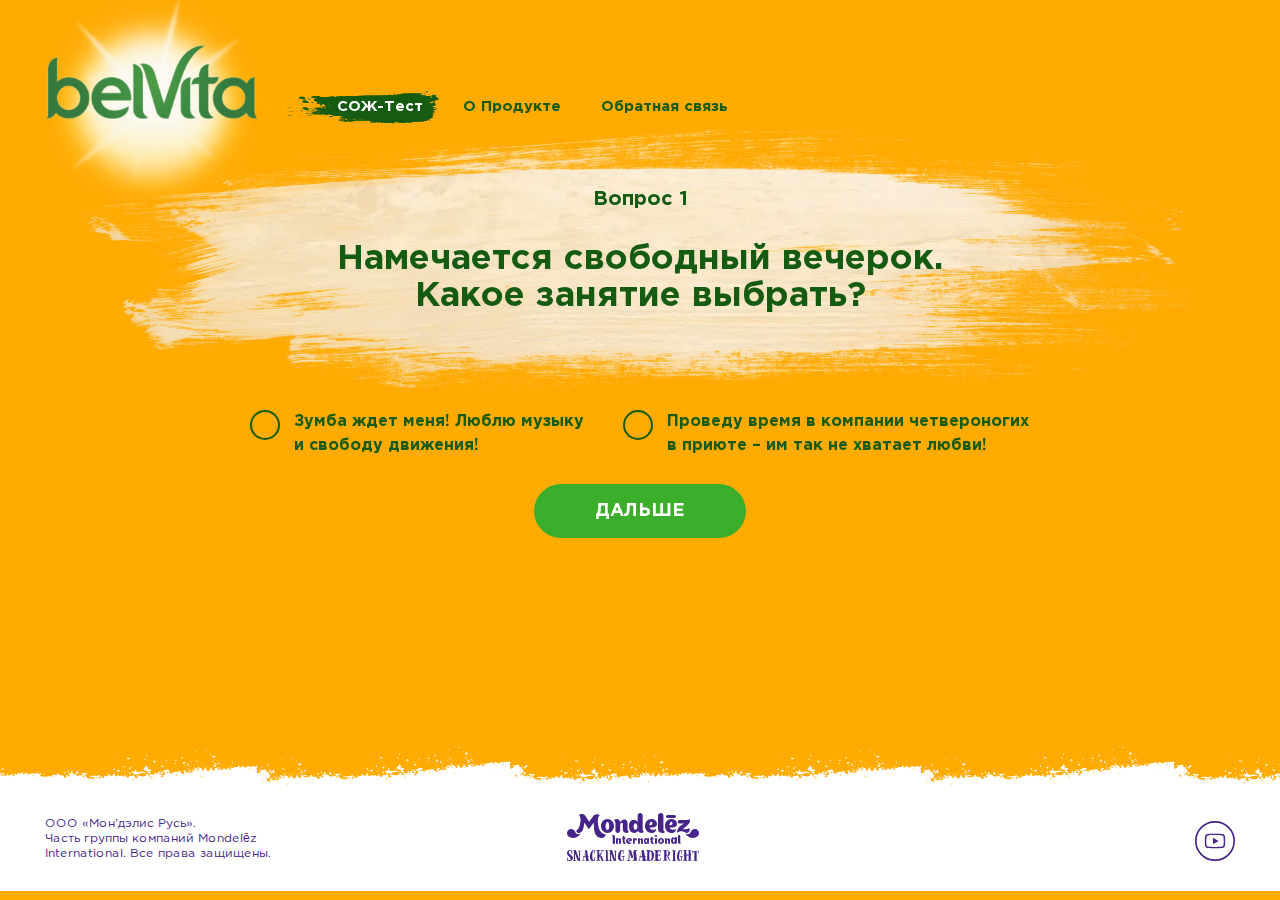
<file: question.html>
<!DOCTYPE html>
<html lang="ru">

<head>

  <meta charset="utf-8">
  <!-- <base href="/"> -->

  <title>
    
  </title>
  <meta name="description" content="Startup HTML">

  <meta name="viewport"
    content="width=device-width, initial-scale=1.0, minimum-scale=1.0, maximum-scale=1.0, user-scalable=no">

  <link rel="icon" href="images/favicon.png">

  <link rel="stylesheet" href="css/include/slick.css">
  <link rel="stylesheet" href="css/include/select2.min.css">
  <link rel="stylesheet" href="css/main.min.css">

</head>

<body>

<header class="header" id="header">
  <div class="container mob">
    <a href="index.html" class="nav__link">
      <img src="./images/logo.png"
           loading="lazy"
           width="100"
           alt="img">
    </a>
    <div class="nav__item nav__item--burger no-xl md">
      <button class="burger" id="burgerBtn" type="button">
        <span class="burger__item">Menu</span>
      </button>
    </div>
  </div>

  <div class="container">
    <div class="header__inner">
      <div class="nav nav--left" id="nav">
        <ul class="nav__list">

          <li class="nav__item home-link">
            <a href="index.html" class="nav__link">
              <img src="./images/logo.png"
                   loading="lazy"
                   width="214"
                   height="162"
                   alt="img">
            </a>
          </li>

          <li class="nav__item">
            <a href="test.html" class="nav__link nav__link--active">
                  <span class="nav__link__text">
                    СОЖ-Тест
                  </span>
              <img width="175" height="34" class="nav__link__bg nav__link__bg--2"
                   src="images/dist/nav__link__bg_2.svg" alt="img" loading="lazy">
            </a>
          </li>

          <li class="nav__item">
            <a href="product.html" class="nav__link">
                  <span class="nav__link__text">
                    О Продукте
                  </span>
              <img width="148" height="34" class="nav__link__bg nav__link__bg--3"
                   src="images/dist/nav__link__bg_3.svg" alt="img" loading="lazy">
            </a>
          </li>

          <li class="nav__item">
            <a href="feedback.html" class="nav__link">
                  <span class="nav__link__text">
                    Обратная связь
                  </span>
              <img width="162" height="34" class="nav__link__bg nav__link__bg--6"
                   src="images/dist/nav__link__bg_6.svg" alt="img" loading="lazy">
            </a>
          </li>
        </ul>
      </div>
    </div>
  </div>
</header>

  <main class="main test">

    <div class="intro intro--question">
      <div class="container">
        <div class="intro__inner">
          <div class="intro__content">

            <!-- question 1 -->
            <div class="question">
              <div class="question__inner">
                <div class="question__intro">
                  <div class="question__intro__wrapper">
                    <h3 class="question__intro__number">
                      Вопрос 1
                    </h3>

                    <h2 class="question__intro__text">
                      Намечается свободный вечерок. Какое занятие выбрать?
                    </h2>
                  </div>


                  <div class="question__intro__bg"></div>
                </div>

                <form action="result.html" class="question__form form" id="questionForm" name="questionForm">
                  <div class="question__form__line">
                    <div class="checkbox__item question__item">
                      <input type="radio" class="custom__checkbox" id="option_1" name="option" required>
                      <label for="option_1" class="custom__checkbox__label">Зумба ждет меня! Люблю музыку<br
                          class="no-md"> и свободу
                        движения!</label>
                    </div>

                    <div class="checkbox__item question__item">
                      <input type="radio" class="custom__checkbox" id="option_2" name="option" required>
                      <label for="option_2" class="custom__checkbox__label">Проведу время в компании четвероногих в
                        приюте
                        – им так не хватает любви!</label>
                    </div>
                  </div>

                  <button type="submit" class="btn question__btn">
                    дальше
                  </button>
                </form>
              </div>
            </div>
            <!-- end question 1 -->

            <!-- question 2 -->
            <!--<div class="question">
              <div class="question__inner">
                <div class="question__intro">
                  <div class="question__intro__wrapper">
                    <h3 class="question__intro__number">
                      Вопрос 2
                    </h3>

                    <h2 class="question__intro__text">
                      Какое хобби тебе больше по душе?
                    </h2>
                  </div>


                  <div class="question__intro__bg"></div>
                </div>

                <form action="result.html" class="question__form form" id="questionForm" name="questionForm">
                  <div class="question__form__line">
                    <div class="checkbox__item question__item">
                      <input type="radio" class="custom__checkbox" id="option_1" name="option" required>
                      <label for="option_1" class="custom__checkbox__label">Фотография! Чаще выбираешься из дома, бываешь в потрясающих местах.</label>
                    </div>

                    <div class="checkbox__item question__item">
                      <input type="radio" class="custom__checkbox" id="option_2" name="option" required>
                      <label for="option_2" class="custom__checkbox__label">Собирать букеты – это так красиво! Результат всегда приносит ощущение счастья.</label>
                    </div>
                  </div>

                  <button type="submit" class="btn question__btn">
                    дальше
                  </button>
                </form>
              </div>
            </div>-->
            <!-- end question 2 -->

            <!-- question 3 -->
            <!--<div class="question">
              <div class="question__inner">
                <div class="question__intro">
                  <div class="question__intro__wrapper">
                    <h3 class="question__intro__number">
                      Вопрос 3
                    </h3>

                    <h2 class="question__intro__text">
                      Если бы тебя попросили назвать будущую профессию, что бы ты выбрал?
                    </h2>
                  </div>


                  <div class="question__intro__bg"></div>
                </div>

                <form action="result.html" class="question__form form" id="questionForm" name="questionForm">
                  <div class="question__form__line">
                    <div class="checkbox__item question__item">
                      <input type="radio" class="custom__checkbox" id="option_1" name="option" required>
                      <label for="option_1" class="custom__checkbox__label">Нутрициология. Люди не перестанут есть никогда, лучше делать это с умом.</label>
                    </div>

                    <div class="checkbox__item question__item">
                      <input type="radio" class="custom__checkbox" id="option_2" name="option" required>
                      <label for="option_2" class="custom__checkbox__label">Психология. Душевное здоровье – залог нашего счастья.</label>
                    </div>
                  </div>

                  <button type="submit" class="btn question__btn">
                    дальше
                  </button>
                </form>
              </div>
            </div>-->
            <!-- end question 3 -->

            <!-- question 4 -->
            <!--<div class="question">
              <div class="question__inner">
                <div class="question__intro">
                  <div class="question__intro__wrapper">
                    <h3 class="question__intro__number">
                      Вопрос 4
                    </h3>

                    <h2 class="question__intro__text">
                      Как думаешь, что  тебе было бы легче освоить?
                    </h2>
                  </div>


                  <div class="question__intro__bg"></div>
                </div>

                <form action="result.html" class="question__form form" id="questionForm" name="questionForm">
                  <div class="question__form__line">
                    <div class="checkbox__item question__item">
                      <input type="radio" class="custom__checkbox" id="option_1" name="option" required>
                      <label for="option_1" class="custom__checkbox__label">Быть блогером может каждый, главное – найти свой источник вдохновения!</label>
                    </div>

                    <div class="checkbox__item question__item">
                      <input type="radio" class="custom__checkbox" id="option_2" name="option" required>
                      <label for="option_2" class="custom__checkbox__label">Бэкпэкинг – что может быть проще? Купил рюкзак – и поезжай куда душа просит!</label>
                    </div>
                  </div>

                  <button type="submit" class="btn question__btn">
                    дальше
                  </button>
                </form>
              </div>
            </div>-->
            <!-- end question 4 -->

            <!-- question 5 -->
            <!--<div class="question">
              <div class="question__inner">
                <div class="question__intro">
                  <div class="question__intro__wrapper">
                    <h3 class="question__intro__number">
                      Вопрос 5
                    </h3>

                    <h2 class="question__intro__text">
                      На твой взгляд, где можно получить максимум удовольствия от своего занятия?
                    </h2>
                  </div>


                  <div class="question__intro__bg"></div>
                </div>

                <form action="result.html" class="question__form form" id="questionForm" name="questionForm">
                  <div class="question__form__line">
                    <div class="checkbox__item question__item">
                      <input type="radio" class="custom__checkbox" id="option_1" name="option" required>
                      <label for="option_1" class="custom__checkbox__label">В коучинге ты заряжаешь людей, а они заряжают тебя  – вот секрет счастья!</label>
                    </div>

                    <div class="checkbox__item question__item">
                      <input type="radio" class="custom__checkbox" id="option_2" name="option" required>
                      <label for="option_2" class="custom__checkbox__label">Например, косметологи кайфуют от результата – он всегда налицо.</label>
                    </div>
                  </div>

                  <button type="submit" class="btn question__btn">
                    дальше
                  </button>
                </form>
              </div>
            </div>-->
            <!-- end question 5 -->

            <!-- question 6 -->
            <!--<div class="question">
                          <div class="question__inner">
                            <div class="question__intro">
                              <div class="question__intro__wrapper">
                                <h3 class="question__intro__number">
                                  Вопрос 6
                                </h3>

                                <h2 class="question__intro__text">
                                  Как думаешь, чем можно попробовать заняться хоть завтра?
                                </h2>
                              </div>


                              <div class="question__intro__bg"></div>
                            </div>

                            <form action="result.html" class="question__form form" id="questionForm" name="questionForm">
                              <div class="question__form__line">
                                <div class="checkbox__item question__item">
                                  <input type="radio" class="custom__checkbox" id="option_1" name="option" required>
                                  <label for="option_1" class="custom__checkbox__label">А чего ждать? Можно и сегодня потанцевать на кухне в свое удовольствие!</label>
                                  <label for="option_1" class="custom__checkbox__label">Можно наконец-то съездить в приют для животных и провести день на свежем воздухе в отличной компании! </label>
                                </div>

                                <div class="checkbox__item question__item">
                                  <input type="radio" class="custom__checkbox" id="option_2" name="option" required>
                                  <label for="option_2" class="custom__checkbox__label">Снимать красиво можно и на смартфон, так что ждать нечего – пора творить!</label>
                                  <label for="option_2" class="custom__checkbox__label">Кажется, рядом есть студия флористики, запишусь на пробное занятие.</label>
                                </div>
                              </div>

                              <button type="submit" class="btn question__btn">
                                дальше
                              </button>
                            </form>
                          </div>
                        </div>-->
            <!-- end question 6 -->

            <!-- question 7 -->
            <!--<div class="question">
                          <div class="question__inner">
                            <div class="question__intro">
                              <div class="question__intro__wrapper">
                                <h3 class="question__intro__number">
                                  Вопрос 7
                                </h3>

                                <h2 class="question__intro__text">
                                  О каком новом занятии ты с удовольствием расскажешь друзьям и близким?
                                </h2>
                              </div>


                              <div class="question__intro__bg"></div>
                            </div>

                            <form action="result.html" class="question__form form" id="questionForm" name="questionForm">
                              <div class="question__form__line">
                                <div class="checkbox__item question__item">
                                  <input type="radio" class="custom__checkbox" id="option_1" name="option" required>
                                  <label for="option_1" class="custom__checkbox__label">О правильном питании полезно знать всем. Расскажу друзьям, как делать это с удовольствием!</label>
                                  <label for="option_1" class="custom__checkbox__label">Не только расскажу, но и приглашу на консультацию. Нужно же начинающему психологу на ком-то практиковаться!</label>
                                </div>

                                <div class="checkbox__item question__item">
                                  <input type="radio" class="custom__checkbox" id="option_2" name="option" required>
                                  <label for="option_2" class="custom__checkbox__label">Позову друзей вместе снимать видео для блога – у них всегда много классных идей.</label>
                                  <label for="option_2" class="custom__checkbox__label">Мои походы в горы увидят все! Закаты с высоты птичьего полета – это так красиво!</label>
                                </div>
                              </div>

                              <button type="submit" class="btn question__btn">
                                дальше
                              </button>
                            </form>
                          </div>
                        </div>-->
            <!-- end question 7 -->

            <!-- question 8 -->
            <!--<div class="question">
                          <div class="question__inner">
                            <div class="question__intro">
                              <div class="question__intro__wrapper">
                                <h3 class="question__intro__number">
                                  Вопрос 8
                                </h3>

                                <h2 class="question__intro__text">
                                  Если бы тебе сказали, что через пару лет ты освоишь новую профессию, то что бы ты выбрал?
                                </h2>
                              </div>


                              <div class="question__intro__bg"></div>
                            </div>

                            <form action="result.html" class="question__form form" id="questionForm" name="questionForm">
                              <div class="question__form__line">
                                <div class="checkbox__item question__item">
                                  <input type="radio" class="custom__checkbox" id="option_1" name="option" required>
                                  <label for="option_1" class="custom__checkbox__label">Делать успешных людей еще более успешными и счастливыми – мне это под силу!</label>
                                  <label for="option_1" class="custom__checkbox__label">Делать людей красивыми снаружи и изнутри – вот к чему стоит стремиться!</label>
                                </div>

                                <div class="checkbox__item question__item">
                                  <input type="radio" class="custom__checkbox" id="option_2" name="option" required>
                                  <label for="option_2" class="custom__checkbox__label">Я и сейчас неплохо разбираюсь в питании, определенно смогу делиться своим опытом!</label>
                                  <label for="option_2" class="custom__checkbox__label">Психологами не рождаются, а становятся! Так что можно начинать прямо сейчас.</label>
                                  <label for="option_2" class="custom__checkbox__label">Есть много примеров успешных блогеров. Всё реально!</label>
                                  <label for="option_2" class="custom__checkbox__label">Профессиональные путешественники – те, кто умеют зарабатывать на том, что приносит удовольствие. Почему бы мне не стать ведущим программы о путешествиях?</label>
                                </div>
                              </div>

                              <button type="submit" class="btn question__btn">
                                дальше
                              </button>
                            </form>
                          </div>
                        </div>-->
            <!-- end question 8 -->
          </div>

        </div>
      </div>
    </div>

  </main>

  <footer class="footer" id="footer">
	<div class="container">
		<div class="footer__inner">
			<div class="footer__wrapper">
				<p class="footer__copyright__text">ООО «Мон’дэлис Русь».
					<br>Часть группы компаний Mondelēz
					<br>International. Все права защищены.</p>
				<img class="footer__copyright__img" width="132" height="48" src="images/dist/mondelez.svg" alt="mondelez"
						 loading="lazy">

				<div class="social">
					<a href="#" class="social__item social__item--youtube" target="_blank">
						<span></span>
					</a>
				</div>
			</div>

		</div>
	</div>

	<!--<picture decoding="async">
		<source srcset="images/dist/footer__bg&#45;&#45;mobile.svg" media="(max-width: 767px)">
		<img class="footer__bg" src="images/dist/footer__bg.svg" alt="footer__bg" loading="lazy">
	</picture>-->
	<div class="footer__bg">
		<img src="./images/dist/footer__bg&#45;&#45;mobile.svg" alt="img">
	</div>

</footer>

<div class="popups">
	<div id="registrationPopup" class="popup">
		<div class="popup__wrap">
			<a href="#" class="close-popup popup__close__btn">
				<svg width="19" height="19" viewBox="0 0 19 19" fill="none" xmlns="http://www.w3.org/2000/svg">
					<path d="M17 2L2 17" stroke="#155B11" stroke-width="3" stroke-linecap="round" stroke-linejoin="round" />
					<path d="M2 2L17 17" stroke="#155B11" stroke-width="3" stroke-linecap="round" stroke-linejoin="round" />
				</svg>

			</a>
			<div class="popup__inner">
				<div class="popup__title">Регистрация</div>
				<form class="popup__form" novalidate="novalidate" id="registrationForm">
					<div class="form__item">
						<input name="fio" id="fio" type="text" class="form__input" placeholder="Ф.И.О." required>
						<span class="form__item__error">
							Это поле обязательно к заполнению
						</span>
					</div>

					<div class="form__item">
						<input name="email_2" id="email_2" type="email" class="form__input" placeholder="E-mail" required>
						<span class="form__item__error">
							Это поле обязательно к заполнению
						</span>
					</div>

					<div class="form__item">
						<input name="phone_2" id="phone_2" type="tel" class="form__input" placeholder="Мобильный телефон">
						<span class="form__item__description">
							Необязательно к заполнению
						</span>
					</div>

					<div class="checkbox__item form__item">
						<input type="checkbox" class="custom__checkbox" id="rules_aktition" name="rules_aktition" required checked>
						<label for="rules_aktition" class="custom__checkbox__label">Я согласен с <a href="#" target="_blank" class="form__item__link" style="padding-left: 5px">Правилами Акции</a></label>
					</div>

					<div class="checkbox__item form__item">
						<input type="checkbox" class="custom__checkbox" id="personal_data" name="personal_data" required checked>
						<label for="personal_data" class="custom__checkbox__label">
							<span>
								Я даю свое <a href="#" class="form__item__link">согласие</a> на обработку моих
								персональных данных в соответствии с Правилами акции и <a href="#" class="form__item__link">Положением
									об
									организации обработки ПД в ООО
									«Мон’дэлис Русь».</a>
							</span>
						</label>
					</div>

					<div class="checkbox__item form__item">
						<input type="checkbox" class="custom__checkbox" id="mailing" name="mailing">
						<label for="mailing" class="custom__checkbox__label">Я согласен получать рассылки по акциям Mondelez</label>
					</div>

					<div class="form__item">
						<div class="form__box">
							<button class="btn popup__btn" type="submit">Отправить</button>
							<a href="#" class="form__link" data-popup="#authPopup">
								Авторизация
							</a>
						</div>

					</div>
				</form>
			</div>
		</div>
	</div>

	<div id="addCard" class="popup">
		<div class="popup__wrap">
			<a href="#" class="close-popup popup__close__btn">
				<svg width="19" height="19" viewBox="0 0 19 19" fill="none" xmlns="http://www.w3.org/2000/svg">
					<path d="M17 2L2 17" stroke="#155B11" stroke-width="3" stroke-linecap="round" stroke-linejoin="round" />
					<path d="M2 2L17 17" stroke="#155B11" stroke-width="3" stroke-linecap="round" stroke-linejoin="round" />
				</svg>

			</a>
			<div class="popup__inner">
				<div class="popup__title">Добавить <br>номер карты</div>
				<form class="popup__form" novalidate="novalidate" id="addCardForm">

					<div class="form__item">
						<input name="card_number" id="card_number" type="text" class="form__input"
									 placeholder="Номер карты Клуба Перекрёсток" required>
						<span class="form__item__error">
							Это поле обязательно к заполнению
						</span>
					</div>

					<div class="form__item">
						<div class="form__box">
							<button class="btn popup__btn" type="submit">добавить</button>
						</div>

					</div>

				</form>
			</div>
		</div>
	</div>

	<div id="authPopup" class="popup">
		<div class="popup__wrap">
			<a href="#" class="close-popup popup__close__btn">
				<svg width="19" height="19" viewBox="0 0 19 19" fill="none" xmlns="http://www.w3.org/2000/svg">
					<path d="M17 2L2 17" stroke="#155B11" stroke-width="3" stroke-linecap="round" stroke-linejoin="round" />
					<path d="M2 2L17 17" stroke="#155B11" stroke-width="3" stroke-linecap="round" stroke-linejoin="round" />
				</svg>

			</a>
			<div class="popup__inner">
				<div class="popup__title">Авторизация</div>
				<form class="popup__form" novalidate="novalidate">

					<div class="form__item">
						<input name="email_3" id="email_3" type="email" class="form__input" placeholder="E-mail" required>
						<span class="form__item__error">
							Это поле обязательно к заполнению
						</span>
					</div>

					<div class="form__item">
						<input name="password" id="password" type="password" class="form__input" placeholder="Пароль" required>
						<span class="form__item__error form__item__error--special">
							Это поле обязательно к заполнению
						</span>
					</div>

					<div class="form__item form__item--error">
						Неверный логин или пароль
					</div>

					<div class="form__item form__item--link">
						<a href="#" class="form__link" data-popup="#passwordPopup">
							Забыли пароль?
						</a>
					</div>


					<div class="form__item">
						<div class="form__box">
							<button class="btn popup__btn" type="submit">Отправить</button>
							<div class="form__box__text">
								Если вы в первый раз на сайте —<br> <a href="#" class="form__link"
									data-popup="#registrationPopup">зарегистрируйтесь
								</a>
							</div>

						</div>

					</div>
				</form>

			</div>
		</div>
	</div>

	<div id="passwordPopup" class="popup">
		<div class="popup__wrap">
			<a href="#" class="close-popup popup__close__btn">
				<svg width="19" height="19" viewBox="0 0 19 19" fill="none" xmlns="http://www.w3.org/2000/svg">
					<path d="M17 2L2 17" stroke="#155B11" stroke-width="3" stroke-linecap="round" stroke-linejoin="round" />
					<path d="M2 2L17 17" stroke="#155B11" stroke-width="3" stroke-linecap="round" stroke-linejoin="round" />
				</svg>

			</a>
			<div class="popup__inner">
				<div class="popup__title">Сброс пароля</div>
				<p class="popup__subtitle">
					Введите свой Email для восстановления пароля
				</p>
				<form class="popup__form" novalidate="novalidate">

					<div class="form__item">
						<input name="email_5" id="email_5" type="email" class="form__input" placeholder="E-mail" required>
						<span class="form__item__error">
							Это поле обязательно к заполнению
						</span>
					</div>

					<div class="form__item">
						<div class="form__box">
							<button class="btn popup__btn" type="submit">Отправить</button>
							<div class="form__box__text">
								Если вы в первый раз на сайте —<br> <a href="#" class="form__link"
									data-popup="#registrationPopup">зарегистрируйтесь
								</a>
							</div>

						</div>

					</div>
				</form>
			</div>
		</div>
	</div>

	<div id="successfulRegistration" class="popup">
		<div class="popup__wrap">
			<a href="#" class="close-popup popup__close__btn">
				<svg width="19" height="19" viewBox="0 0 19 19" fill="none" xmlns="http://www.w3.org/2000/svg">
					<path d="M17 2L2 17" stroke="#155B11" stroke-width="3" stroke-linecap="round" stroke-linejoin="round" />
					<path d="M2 2L17 17" stroke="#155B11" stroke-width="3" stroke-linecap="round" stroke-linejoin="round" />
				</svg>

			</a>
			<div class="popup__inner">
				<div class="popup__title">Регистрация <br>пройдена</div>

				<div class="popup__content">
					<p class="popup__content__text">
						Пароль для входа на сайт<br> отправлен на e-mail, указанный<br> при регистрации.
					</p>

					<button class="btn popup__btn popup__close__btn">закрыть</button>
				</div>

			</div>
		</div>
	</div>

	<div id="howGetPrize1" class="popup">
		<div class="popup__wrap">
			<a href="#" class="close-popup popup__close__btn">
				<svg width="19" height="19" viewBox="0 0 19 19" fill="none" xmlns="http://www.w3.org/2000/svg">
					<path d="M17 2L2 17" stroke="#155B11" stroke-width="3" stroke-linecap="round" stroke-linejoin="round" />
					<path d="M2 2L17 17" stroke="#155B11" stroke-width="3" stroke-linecap="round" stroke-linejoin="round" />
				</svg>

			</a>
			<div class="popup__inner">
				<div class="popup__title">Как получить <br>приз?</div>

				<div class="popup__content">
					<p class="popup__content__text">
						Для получения приза ожидайте запрос <br>на уточнение данных на электронную <br>почту, указанную при регистрации<br>на сайте. <br>Перечень данных указан в п.4.5 Правил <br>Акции. Либо можете прислать их <br>самостоятельно на почту <a href="https://info@belvita.life">info@belvita.life</a>.
					</p>

					<button class="btn popup__btn popup__close__btn">понятно</button>
				</div>

			</div>
		</div>
	</div>

	<div id="howGetPrize2" class="popup">
		<div class="popup__wrap">
			<a href="#" class="close-popup popup__close__btn">
				<svg width="19" height="19" viewBox="0 0 19 19" fill="none" xmlns="http://www.w3.org/2000/svg">
					<path d="M17 2L2 17" stroke="#155B11" stroke-width="3" stroke-linecap="round" stroke-linejoin="round" />
					<path d="M2 2L17 17" stroke="#155B11" stroke-width="3" stroke-linecap="round" stroke-linejoin="round" />
				</svg>

			</a>
			<div class="popup__inner">
				<div class="popup__title">Как получить <br>приз?</div>

				<div class="popup__content">
					<p class="popup__content__text">
						Для получения приза ожидайте запрос <br>документов на электронную почту, <br>указанную при регистрации на сайте. <br>Перечень документов указан в п.4.4 <br>Правил Акции. Либо можете прислать <br>их самостоятельно на почту <br><a href="https://info@belvita.life">info@belvita.life</a>.
					</p>

					<button class="btn popup__btn popup__close__btn">понятно</button>
				</div>

			</div>
		</div>
	</div>
</div>

<script src="js/include/jquery.min.js"></script>
<script src="js/include/jquery.maskedinput.min.js"></script>
<script src="js/include/jquery.validate.min.js"></script>
<script src="js/include/slick.min.js"></script>
<script src="js/include/select2.min.js"></script>
<script src="js/app.min.js"></script>

</body>

</html>
</file>
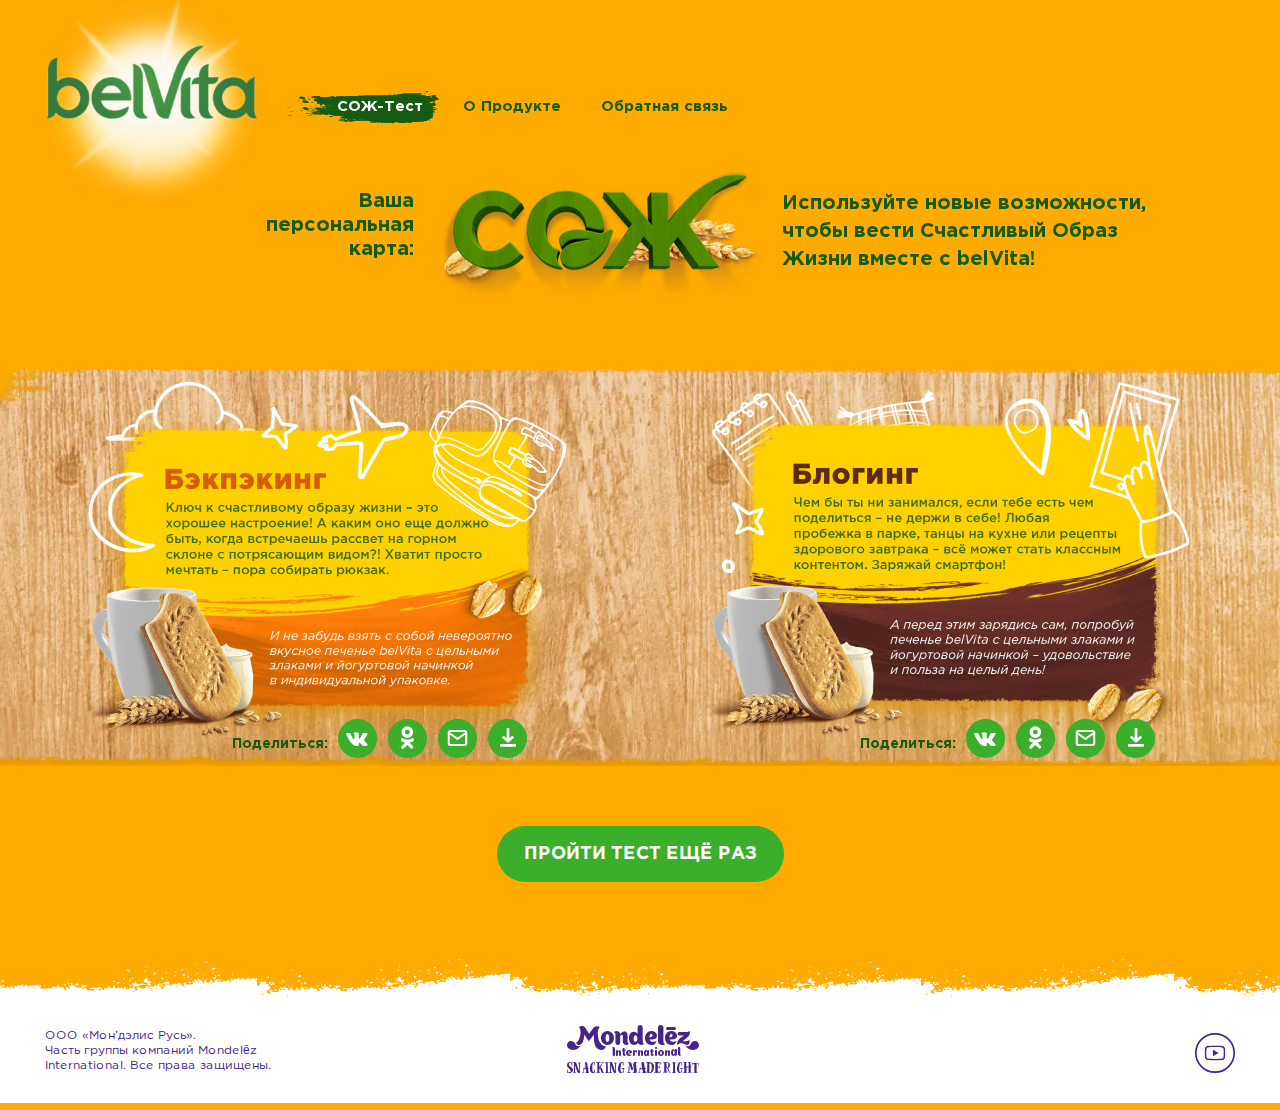
<file: result.html>
<!DOCTYPE html>
<html lang="ru">

<head>

  <meta charset="utf-8">
  <!-- <base href="/"> -->

  <title>
    
  </title>
  <meta name="description" content="Startup HTML">

  <meta name="viewport"
        content="width=device-width, initial-scale=1.0, minimum-scale=1.0, maximum-scale=1.0, user-scalable=no">

  <link rel="icon" href="images/favicon.png">

  <link rel="stylesheet" href="css/include/slick.css">
  <link rel="stylesheet" href="css/include/select2.min.css">
  <link rel="stylesheet" href="css/main.min.css">

</head>

<body>

<header class="header" id="header">
  <div class="container mob">
    <a href="index.html" class="nav__link">
      <img src="./images/logo.png"
           loading="lazy"
           width="100"
           alt="img">
    </a>
    <div class="nav__item nav__item--burger no-xl md">
      <button class="burger" id="burgerBtn" type="button">
        <span class="burger__item">Menu</span>
      </button>
    </div>
  </div>

  <div class="container">
    <div class="header__inner">
      <div class="nav nav--left" id="nav">
        <ul class="nav__list">

          <li class="nav__item home-link">
            <a href="index.html" class="nav__link">
              <img src="./images/logo.png"
                   loading="lazy"
                   width="214"
                   height="162"
                   alt="img">
            </a>
          </li>

          <li class="nav__item">
            <a href="test.html" class="nav__link nav__link--active">
                  <span class="nav__link__text">
                    СОЖ-Тест
                  </span>
              <img width="175" height="34" class="nav__link__bg nav__link__bg--2"
                   src="images/dist/nav__link__bg_2.svg" alt="img" loading="lazy">
            </a>
          </li>

          <li class="nav__item">
            <a href="product.html" class="nav__link">
                  <span class="nav__link__text">
                    О Продукте
                  </span>
              <img width="148" height="34" class="nav__link__bg nav__link__bg--3"
                   src="images/dist/nav__link__bg_3.svg" alt="img" loading="lazy">
            </a>
          </li>

          <li class="nav__item">
            <a href="feedback.html" class="nav__link">
                  <span class="nav__link__text">
                    Обратная связь
                  </span>
              <img width="162" height="34" class="nav__link__bg nav__link__bg--6"
                   src="images/dist/nav__link__bg_6.svg" alt="img" loading="lazy">
            </a>
          </li>
        </ul>
      </div>
    </div>
  </div>
</header>

<main class="main test">

  <div class="intro intro--result">
    <div class="container">
      <div class="intro__inner">
        <div class="intro__content q">

          <div class="question">
            <div class="question__inner result__inner">
              <div class="question__intro">
                <div class="question__intro__wrapper">
                  <h3 class="question__intro__number">
                    Ваша <br>персональная <br>карта:
                  </h3>
                  <div class="question__intro__img">
                    <img src="./images/dist/q-s.png" alt="img" loading="lazy">
                  </div>
                  <h2 class="question__intro__text">
                    Используйте новые возможности, чтобы вести Счастливый Образ Жизни вместе с belVita!
                  </h2>
                </div>
              </div>

              <div class="items">
                <div class="items__inner">
                  <div class="wood-bg"></div>

                  <div class="items__box">
                    <img src="./images/dist/i-backpacking.png" alt="img" loading="lazy">
                    <div class="social__wrapper result__wrapper">
                      <div class="social__title">
                        Поделиться:
                      </div>
                      <div class="social social--inner">
                        <a href="#" class="social__item social__item--vk" target="_blank">
                          <span></span>
                        </a>
                        <a href="#" class="social__item social__item--ok" target="_blank">
                          <span></span>
                        </a>
                        <a href="#" class="social__item social__item--mail" target="_blank">
                          <span></span>
                        </a>
                        <a href="#" class="social__item social__item--download" target="_blank">
                          <span></span>
                        </a>
                      </div>
                    </div>
                  </div>

                  <div class="items__box">
                    <img src="./images/dist/i-blogging.png" alt="img" loading="lazy">
                    <div class="social__wrapper result__wrapper">
                      <div class="social__title">
                        Поделиться:
                      </div>
                      <div class="social social--inner">
                        <a href="#" class="social__item social__item--vk" target="_blank">
                          <span></span>
                        </a>
                        <a href="#" class="social__item social__item--ok" target="_blank">
                          <span></span>
                        </a>
                        <a href="#" class="social__item social__item--mail" target="_blank">
                          <span></span>
                        </a>
                        <a href="#" class="social__item social__item--download" target="_blank">
                          <span></span>
                        </a>
                      </div>
                    </div>
                  </div>

                  <!-- Остальные карточки -->
                  <!--<div class="items__box">
                    <img src="./images/dist/i-cosmetology.png" alt="img" loading="lazy">
                    <div class="social__wrapper result__wrapper">
                      <div class="social__title">
                        Поделиться:
                      </div>
                      <div class="social social&#45;&#45;inner">
                        <a href="#" class="social__item social__item&#45;&#45;vk" target="_blank">
                          <span></span>
                        </a>
                        <a href="#" class="social__item social__item&#45;&#45;ok" target="_blank">
                          <span></span>
                        </a>
                        <a href="#" class="social__item social__item&#45;&#45;mail" target="_blank">
                          <span></span>
                        </a>
                        <a href="#" class="social__item social__item--download" target="_blank">
                          <span></span>
                        </a>
                      </div>
                    </div>
                  </div>

                  <div class="items__box">
                    <img src="./images/dist/i-couching.png" alt="img" loading="lazy">
                    <div class="social__wrapper result__wrapper">
                      <div class="social__title">
                        Поделиться:
                      </div>
                      <div class="social social&#45;&#45;inner">
                        <a href="#" class="social__item social__item&#45;&#45;vk" target="_blank">
                          <span></span>
                        </a>
                        <a href="#" class="social__item social__item&#45;&#45;ok" target="_blank">
                          <span></span>
                        </a>
                        <a href="#" class="social__item social__item&#45;&#45;mail" target="_blank">
                          <span></span>
                        </a>
                        <a href="#" class="social__item social__item--download" target="_blank">
                          <span></span>
                        </a>
                      </div>
                    </div>
                  </div>

                  <div class="items__box">
                    <img src="./images/dist/i-dancing.png" alt="img" loading="lazy">
                    <div class="social__wrapper result__wrapper">
                      <div class="social__title">
                        Поделиться:
                      </div>
                      <div class="social social&#45;&#45;inner">
                        <a href="#" class="social__item social__item&#45;&#45;vk" target="_blank">
                          <span></span>
                        </a>
                        <a href="#" class="social__item social__item&#45;&#45;ok" target="_blank">
                          <span></span>
                        </a>
                        <a href="#" class="social__item social__item&#45;&#45;mail" target="_blank">
                          <span></span>
                        </a>
                        <a href="#" class="social__item social__item--download" target="_blank">
                          <span></span>
                        </a>
                      </div>
                    </div>
                  </div>

                  <div class="items__box">
                    <img src="./images/dist/i-floristics.png" alt="img" loading="lazy">
                    <div class="social__wrapper result__wrapper">
                      <div class="social__title">
                        Поделиться:
                      </div>
                      <div class="social social&#45;&#45;inner">
                        <a href="#" class="social__item social__item&#45;&#45;vk" target="_blank">
                          <span></span>
                        </a>
                        <a href="#" class="social__item social__item&#45;&#45;ok" target="_blank">
                          <span></span>
                        </a>
                        <a href="#" class="social__item social__item&#45;&#45;mail" target="_blank">
                          <span></span>
                        </a>
                        <a href="#" class="social__item social__item--download" target="_blank">
                          <span></span>
                        </a>
                      </div>
                    </div>
                  </div>

                  <div class="items__box">
                    <img src="./images/dist/i-nutritional.png" alt="img" loading="lazy">
                    <div class="social__wrapper result__wrapper">
                      <div class="social__title">
                        Поделиться:
                      </div>
                      <div class="social social&#45;&#45;inner">
                        <a href="#" class="social__item social__item&#45;&#45;vk" target="_blank">
                          <span></span>
                        </a>
                        <a href="#" class="social__item social__item&#45;&#45;ok" target="_blank">
                          <span></span>
                        </a>
                        <a href="#" class="social__item social__item&#45;&#45;mail" target="_blank">
                          <span></span>
                        </a>
                        <a href="#" class="social__item social__item--download" target="_blank">
                          <span></span>
                        </a>
                      </div>
                    </div>
                  </div>

                  <div class="items__box">
                    <img src="./images/dist/i-photo.png" alt="img" loading="lazy">
                    <div class="social__wrapper result__wrapper">
                      <div class="social__title">
                        Поделиться:
                      </div>
                      <div class="social social&#45;&#45;inner">
                        <a href="#" class="social__item social__item&#45;&#45;vk" target="_blank">
                          <span></span>
                        </a>
                        <a href="#" class="social__item social__item&#45;&#45;ok" target="_blank">
                          <span></span>
                        </a>
                        <a href="#" class="social__item social__item&#45;&#45;mail" target="_blank">
                          <span></span>
                        </a>
                        <a href="#" class="social__item social__item--download" target="_blank">
                          <span></span>
                        </a>
                      </div>
                    </div>
                  </div>

                  <div class="items__box">
                    <img src="./images/dist/i-psichological.png" alt="img" loading="lazy">
                    <div class="social__wrapper result__wrapper">
                      <div class="social__title">
                        Поделиться:
                      </div>
                      <div class="social social&#45;&#45;inner">
                        <a href="#" class="social__item social__item&#45;&#45;vk" target="_blank">
                          <span></span>
                        </a>
                        <a href="#" class="social__item social__item&#45;&#45;ok" target="_blank">
                          <span></span>
                        </a>
                        <a href="#" class="social__item social__item&#45;&#45;mail" target="_blank">
                          <span></span>
                        </a>
                        <a href="#" class="social__item social__item--download" target="_blank">
                          <span></span>
                        </a>
                      </div>
                    </div>
                  </div>

                  <div class="items__box">
                    <img src="./images/dist/i-volunteering.png" alt="img" loading="lazy">
                    <div class="social__wrapper result__wrapper">
                      <div class="social__title">
                        Поделиться:
                      </div>
                      <div class="social social&#45;&#45;inner">
                        <a href="#" class="social__item social__item&#45;&#45;vk" target="_blank">
                          <span></span>
                        </a>
                        <a href="#" class="social__item social__item&#45;&#45;ok" target="_blank">
                          <span></span>
                        </a>
                        <a href="#" class="social__item social__item&#45;&#45;mail" target="_blank">
                          <span></span>
                        </a>
                        <a href="#" class="social__item social__item--download" target="_blank">
                          <span></span>
                        </a>
                      </div>
                    </div>
                  </div>-->

                </div>
              </div>

              <div class="result__footer">
                <a href="question.html" class="btn result__btn">
                  пройти тест ещё раз
                </a>
              </div>


            </div>
          </div>


        </div>

      </div>
    </div>
  </div>

</main>

<footer class="footer" id="footer">
	<div class="container">
		<div class="footer__inner">
			<div class="footer__wrapper">
				<p class="footer__copyright__text">ООО «Мон’дэлис Русь».
					<br>Часть группы компаний Mondelēz
					<br>International. Все права защищены.</p>
				<img class="footer__copyright__img" width="132" height="48" src="images/dist/mondelez.svg" alt="mondelez"
						 loading="lazy">

				<div class="social">
					<a href="#" class="social__item social__item--youtube" target="_blank">
						<span></span>
					</a>
				</div>
			</div>

		</div>
	</div>

	<!--<picture decoding="async">
		<source srcset="images/dist/footer__bg&#45;&#45;mobile.svg" media="(max-width: 767px)">
		<img class="footer__bg" src="images/dist/footer__bg.svg" alt="footer__bg" loading="lazy">
	</picture>-->
	<div class="footer__bg">
		<img src="./images/dist/footer__bg&#45;&#45;mobile.svg" alt="img">
	</div>

</footer>

<div class="popups">
	<div id="registrationPopup" class="popup">
		<div class="popup__wrap">
			<a href="#" class="close-popup popup__close__btn">
				<svg width="19" height="19" viewBox="0 0 19 19" fill="none" xmlns="http://www.w3.org/2000/svg">
					<path d="M17 2L2 17" stroke="#155B11" stroke-width="3" stroke-linecap="round" stroke-linejoin="round" />
					<path d="M2 2L17 17" stroke="#155B11" stroke-width="3" stroke-linecap="round" stroke-linejoin="round" />
				</svg>

			</a>
			<div class="popup__inner">
				<div class="popup__title">Регистрация</div>
				<form class="popup__form" novalidate="novalidate" id="registrationForm">
					<div class="form__item">
						<input name="fio" id="fio" type="text" class="form__input" placeholder="Ф.И.О." required>
						<span class="form__item__error">
							Это поле обязательно к заполнению
						</span>
					</div>

					<div class="form__item">
						<input name="email_2" id="email_2" type="email" class="form__input" placeholder="E-mail" required>
						<span class="form__item__error">
							Это поле обязательно к заполнению
						</span>
					</div>

					<div class="form__item">
						<input name="phone_2" id="phone_2" type="tel" class="form__input" placeholder="Мобильный телефон">
						<span class="form__item__description">
							Необязательно к заполнению
						</span>
					</div>

					<div class="checkbox__item form__item">
						<input type="checkbox" class="custom__checkbox" id="rules_aktition" name="rules_aktition" required checked>
						<label for="rules_aktition" class="custom__checkbox__label">Я согласен с <a href="#" target="_blank" class="form__item__link" style="padding-left: 5px">Правилами Акции</a></label>
					</div>

					<div class="checkbox__item form__item">
						<input type="checkbox" class="custom__checkbox" id="personal_data" name="personal_data" required checked>
						<label for="personal_data" class="custom__checkbox__label">
							<span>
								Я даю свое <a href="#" class="form__item__link">согласие</a> на обработку моих
								персональных данных в соответствии с Правилами акции и <a href="#" class="form__item__link">Положением
									об
									организации обработки ПД в ООО
									«Мон’дэлис Русь».</a>
							</span>
						</label>
					</div>

					<div class="checkbox__item form__item">
						<input type="checkbox" class="custom__checkbox" id="mailing" name="mailing">
						<label for="mailing" class="custom__checkbox__label">Я согласен получать рассылки по акциям Mondelez</label>
					</div>

					<div class="form__item">
						<div class="form__box">
							<button class="btn popup__btn" type="submit">Отправить</button>
							<a href="#" class="form__link" data-popup="#authPopup">
								Авторизация
							</a>
						</div>

					</div>
				</form>
			</div>
		</div>
	</div>

	<div id="addCard" class="popup">
		<div class="popup__wrap">
			<a href="#" class="close-popup popup__close__btn">
				<svg width="19" height="19" viewBox="0 0 19 19" fill="none" xmlns="http://www.w3.org/2000/svg">
					<path d="M17 2L2 17" stroke="#155B11" stroke-width="3" stroke-linecap="round" stroke-linejoin="round" />
					<path d="M2 2L17 17" stroke="#155B11" stroke-width="3" stroke-linecap="round" stroke-linejoin="round" />
				</svg>

			</a>
			<div class="popup__inner">
				<div class="popup__title">Добавить <br>номер карты</div>
				<form class="popup__form" novalidate="novalidate" id="addCardForm">

					<div class="form__item">
						<input name="card_number" id="card_number" type="text" class="form__input"
									 placeholder="Номер карты Клуба Перекрёсток" required>
						<span class="form__item__error">
							Это поле обязательно к заполнению
						</span>
					</div>

					<div class="form__item">
						<div class="form__box">
							<button class="btn popup__btn" type="submit">добавить</button>
						</div>

					</div>

				</form>
			</div>
		</div>
	</div>

	<div id="authPopup" class="popup">
		<div class="popup__wrap">
			<a href="#" class="close-popup popup__close__btn">
				<svg width="19" height="19" viewBox="0 0 19 19" fill="none" xmlns="http://www.w3.org/2000/svg">
					<path d="M17 2L2 17" stroke="#155B11" stroke-width="3" stroke-linecap="round" stroke-linejoin="round" />
					<path d="M2 2L17 17" stroke="#155B11" stroke-width="3" stroke-linecap="round" stroke-linejoin="round" />
				</svg>

			</a>
			<div class="popup__inner">
				<div class="popup__title">Авторизация</div>
				<form class="popup__form" novalidate="novalidate">

					<div class="form__item">
						<input name="email_3" id="email_3" type="email" class="form__input" placeholder="E-mail" required>
						<span class="form__item__error">
							Это поле обязательно к заполнению
						</span>
					</div>

					<div class="form__item">
						<input name="password" id="password" type="password" class="form__input" placeholder="Пароль" required>
						<span class="form__item__error form__item__error--special">
							Это поле обязательно к заполнению
						</span>
					</div>

					<div class="form__item form__item--error">
						Неверный логин или пароль
					</div>

					<div class="form__item form__item--link">
						<a href="#" class="form__link" data-popup="#passwordPopup">
							Забыли пароль?
						</a>
					</div>


					<div class="form__item">
						<div class="form__box">
							<button class="btn popup__btn" type="submit">Отправить</button>
							<div class="form__box__text">
								Если вы в первый раз на сайте —<br> <a href="#" class="form__link"
									data-popup="#registrationPopup">зарегистрируйтесь
								</a>
							</div>

						</div>

					</div>
				</form>

			</div>
		</div>
	</div>

	<div id="passwordPopup" class="popup">
		<div class="popup__wrap">
			<a href="#" class="close-popup popup__close__btn">
				<svg width="19" height="19" viewBox="0 0 19 19" fill="none" xmlns="http://www.w3.org/2000/svg">
					<path d="M17 2L2 17" stroke="#155B11" stroke-width="3" stroke-linecap="round" stroke-linejoin="round" />
					<path d="M2 2L17 17" stroke="#155B11" stroke-width="3" stroke-linecap="round" stroke-linejoin="round" />
				</svg>

			</a>
			<div class="popup__inner">
				<div class="popup__title">Сброс пароля</div>
				<p class="popup__subtitle">
					Введите свой Email для восстановления пароля
				</p>
				<form class="popup__form" novalidate="novalidate">

					<div class="form__item">
						<input name="email_5" id="email_5" type="email" class="form__input" placeholder="E-mail" required>
						<span class="form__item__error">
							Это поле обязательно к заполнению
						</span>
					</div>

					<div class="form__item">
						<div class="form__box">
							<button class="btn popup__btn" type="submit">Отправить</button>
							<div class="form__box__text">
								Если вы в первый раз на сайте —<br> <a href="#" class="form__link"
									data-popup="#registrationPopup">зарегистрируйтесь
								</a>
							</div>

						</div>

					</div>
				</form>
			</div>
		</div>
	</div>

	<div id="successfulRegistration" class="popup">
		<div class="popup__wrap">
			<a href="#" class="close-popup popup__close__btn">
				<svg width="19" height="19" viewBox="0 0 19 19" fill="none" xmlns="http://www.w3.org/2000/svg">
					<path d="M17 2L2 17" stroke="#155B11" stroke-width="3" stroke-linecap="round" stroke-linejoin="round" />
					<path d="M2 2L17 17" stroke="#155B11" stroke-width="3" stroke-linecap="round" stroke-linejoin="round" />
				</svg>

			</a>
			<div class="popup__inner">
				<div class="popup__title">Регистрация <br>пройдена</div>

				<div class="popup__content">
					<p class="popup__content__text">
						Пароль для входа на сайт<br> отправлен на e-mail, указанный<br> при регистрации.
					</p>

					<button class="btn popup__btn popup__close__btn">закрыть</button>
				</div>

			</div>
		</div>
	</div>

	<div id="howGetPrize1" class="popup">
		<div class="popup__wrap">
			<a href="#" class="close-popup popup__close__btn">
				<svg width="19" height="19" viewBox="0 0 19 19" fill="none" xmlns="http://www.w3.org/2000/svg">
					<path d="M17 2L2 17" stroke="#155B11" stroke-width="3" stroke-linecap="round" stroke-linejoin="round" />
					<path d="M2 2L17 17" stroke="#155B11" stroke-width="3" stroke-linecap="round" stroke-linejoin="round" />
				</svg>

			</a>
			<div class="popup__inner">
				<div class="popup__title">Как получить <br>приз?</div>

				<div class="popup__content">
					<p class="popup__content__text">
						Для получения приза ожидайте запрос <br>на уточнение данных на электронную <br>почту, указанную при регистрации<br>на сайте. <br>Перечень данных указан в п.4.5 Правил <br>Акции. Либо можете прислать их <br>самостоятельно на почту <a href="https://info@belvita.life">info@belvita.life</a>.
					</p>

					<button class="btn popup__btn popup__close__btn">понятно</button>
				</div>

			</div>
		</div>
	</div>

	<div id="howGetPrize2" class="popup">
		<div class="popup__wrap">
			<a href="#" class="close-popup popup__close__btn">
				<svg width="19" height="19" viewBox="0 0 19 19" fill="none" xmlns="http://www.w3.org/2000/svg">
					<path d="M17 2L2 17" stroke="#155B11" stroke-width="3" stroke-linecap="round" stroke-linejoin="round" />
					<path d="M2 2L17 17" stroke="#155B11" stroke-width="3" stroke-linecap="round" stroke-linejoin="round" />
				</svg>

			</a>
			<div class="popup__inner">
				<div class="popup__title">Как получить <br>приз?</div>

				<div class="popup__content">
					<p class="popup__content__text">
						Для получения приза ожидайте запрос <br>документов на электронную почту, <br>указанную при регистрации на сайте. <br>Перечень документов указан в п.4.4 <br>Правил Акции. Либо можете прислать <br>их самостоятельно на почту <br><a href="https://info@belvita.life">info@belvita.life</a>.
					</p>

					<button class="btn popup__btn popup__close__btn">понятно</button>
				</div>

			</div>
		</div>
	</div>
</div>

<script src="js/include/jquery.min.js"></script>
<script src="js/include/jquery.maskedinput.min.js"></script>
<script src="js/include/jquery.validate.min.js"></script>
<script src="js/include/slick.min.js"></script>
<script src="js/include/select2.min.js"></script>
<script src="js/app.min.js"></script>

</body>

</html>
</file>
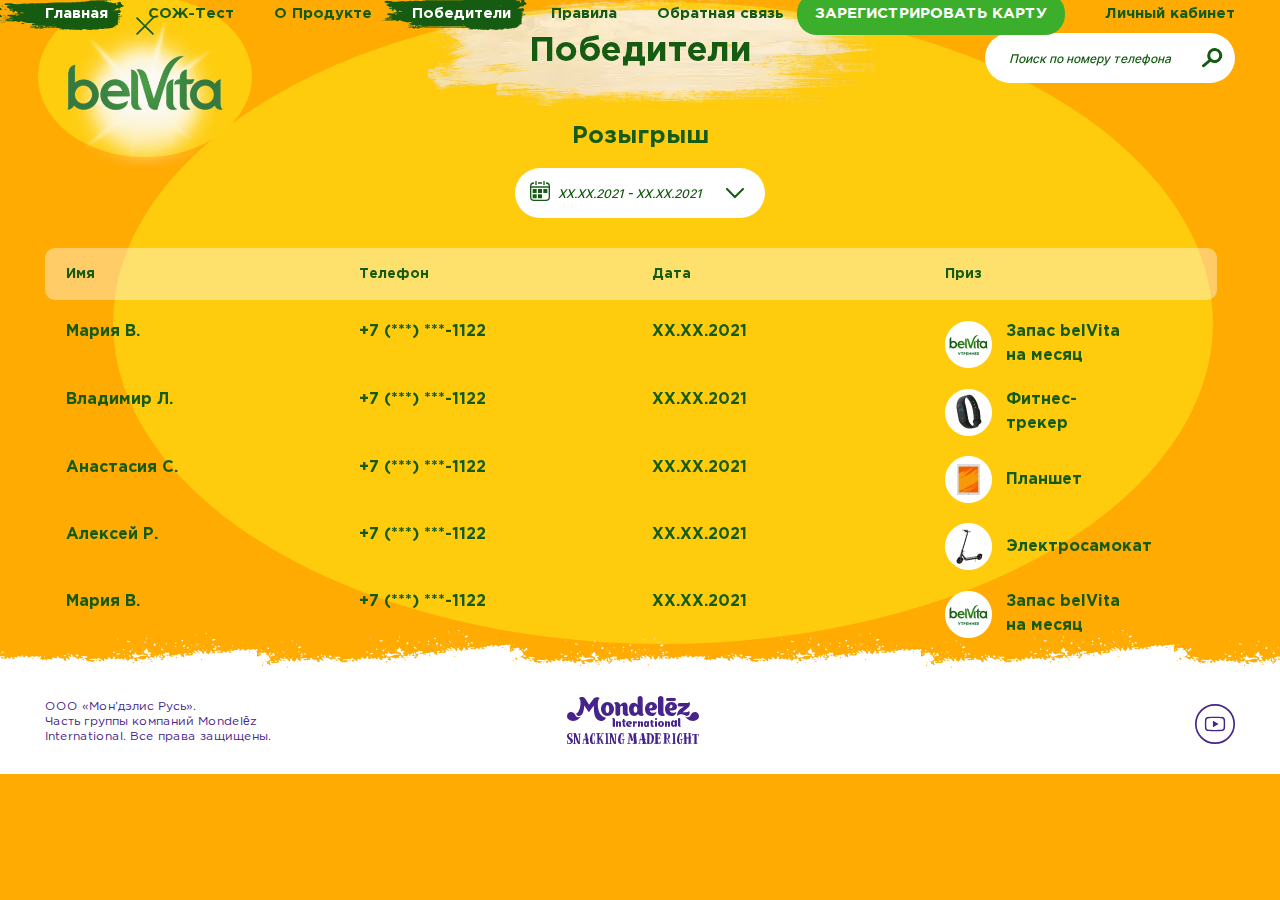
<file: winners.html>
<!DOCTYPE html>
<html lang="ru">

<head>

  <meta charset="utf-8">
  <!-- <base href="/"> -->

  <title>
    
  </title>
  <meta name="description" content="Startup HTML">

  <meta name="viewport"
    content="width=device-width, initial-scale=1.0, minimum-scale=1.0, maximum-scale=1.0, user-scalable=no">

  <link rel="icon" href="images/favicon.png">

  <link rel="stylesheet" href="css/include/slick.css">
  <link rel="stylesheet" href="css/include/select2.min.css">
  <link rel="stylesheet" href="css/main.min.css">

</head>

<body>

  <header class="header" id="header">
    <div class="container">
      <div class="header__inner">
        <div class="nav nav--left" id="nav">
          <ul class="nav__list">
            <li class="nav__item nav__item--cabinet no-xl md">
              <a href="cabinet.html" class="nav__link">
                <span class="nav__link__icon no-xl md"></span>
                <span class="nav__link__text">
                  Личный кабинет
                </span>
                <img width="174" height="34" class="nav__link__bg nav__link__bg--7"
                  src="images/dist/nav__link__bg_7.svg" alt="img" loading="lazy">
              </a>
            </li>

            <li class="nav__item">
              <a href="index.html" class="nav__link">
                <span class="nav__link__text">
                  Главная
                </span>
                <img width="164" height="34" class="nav__link__bg nav__link__bg--1"
                  src="images/dist/nav__link__bg_1.svg" alt="img" loading="lazy">
              </a>
            </li>

            <li class="nav__item">
              <a href="test.html" class="nav__link">
                <span class="nav__link__text">
                  СОЖ-Тест
                </span>
                <img width="175" height="34" class="nav__link__bg nav__link__bg--2"
                  src="images/dist/nav__link__bg_2.svg" alt="img" loading="lazy">
              </a>
            </li>

            <li class="nav__item">
              <a href="product.html" class="nav__link">
                <span class="nav__link__text">
                  О Продукте
                </span>
                <img width="148" height="34" class="nav__link__bg nav__link__bg--3"
                  src="images/dist/nav__link__bg_3.svg" alt="img" loading="lazy">
              </a>
            </li>

            <li class="nav__item">
              <a href="winners.html" class="nav__link  nav__link--active">
                <span class="nav__link__text">
                  Победители
                </span>
                <img width="148" height="34" class="nav__link__bg nav__link__bg--4"
                  src="images/dist/nav__link__bg_4.svg" alt="img" loading="lazy">
              </a>
            </li>

            <li class="nav__item">
              <a href="index.html" class="nav__link">
                <span class="nav__link__text">
                  Правила
                </span>
                <img width="164" height="34" class="nav__link__bg nav__link__bg--5" src="images/dist/nav__link__bg.svg"
                  alt="img" loading="lazy">
              </a>
            </li>

            <li class="nav__item">
              <a href="feedback.html" class="nav__link">
                <span class="nav__link__text">
                  Обратная связь
                </span>
                <img width="162" height="34" class="nav__link__bg nav__link__bg--6"
                  src="images/dist/nav__link__bg_6.svg" alt="img" loading="lazy">
              </a>
            </li>
          </ul>

          <div class="nav__mobile__box no-xl md">
            <a href="#" class="nav__btn btn" data-popup="#registrationPopup">
              зарегистрировать карту
            </a>

            <span class="nav__mobile__box__bg"></span>
          </div>
        </div>

        <div class="nav nav--right">
          <ul class="nav__list">
            <li class="nav__item nav__item--burger no-xl md">
              <button class="burger" id="burgerBtn" type="button">
                <span class="burger__item">Menu</span>
              </button>
            </li>

            <li class="nav__item nav__item--registration">
              <a href="#" class="nav__btn btn" data-popup="#registrationPopup">
                зарегистрировать карту
              </a>
            </li>

            <li class="nav__item nav__item--lk">
              <a href="cabinet.html" class="nav__link">
                <span class="nav__link__icon no-xl md"></span>
                <span class="nav__link__text">
                  Личный кабинет
                </span>
                <img width="175" height="34" class="nav__link__bg nav__link__bg--7"
                  src="images/dist/nav__link__bg_7.svg" alt="img" loading="lazy">
              </a>
            </li>
          </ul>
        </div>
      </div>
    </div>
  </header>

  <main class="main">

    <div class="intro intro--cabinet">
      <div class="container">
        <div class="intro__inner">
          <div class="intro__content">

            <a href="#" class="logo">
                <span class="logo__item">
                  <img class="logo__perecrestok"
                       width="200"
                       height="26"
                       src="images/dist/perekrestok-logo.svg"
                       alt="perecrestok"
                       loading="lazy">
                  <img class="x"
                       width="19"
                       height="19"
                       src="images/dist/x.svg"
                       alt="img"
                       loading="lazy">
                  <img class="logo__belvita"
                       width="158"
                       height="149"
                       src="images/logo.png"
                       alt="belvita"
                       loading="lazy">
                  <span class="logo__ellipse"></span>
                </span>

              </a>

            <div class="winners cabinet">
              <div class="cabinet__head">
                <h2 class="cabinet__title">
                  <span class="cabinet__title__text">
                    Победители
                  </span>
                  <span class="cabinet__title__bg"></span>
                </h2>

                <div class="cabinet__info">

                  <div class="winners__search search">
                    <form id="searchForm" name="searchForm" class="search__form">
                      <input name="search" id="search" type="tel" class="search__input"
                        placeholder="Поиск по номеру телефона" required>

                      <button class="search__btn" type="submit">
                        <span class="search__icon"></span>
                      </button>
                    </form>
                  </div>


                  <div class="winners__inner__title">
                    Розыгрыш
                  </div>

                  <div class="select winners__select">
                    <select name="dateOfDrawing" data-placeholder="ХХ.ХХ.2021 - ХХ.ХХ.2021" required>
                      <option value=""></option>
                      <option value="1">ХХ.ХХ.2021 - ХХ.ХХ.2021</option>
                      <option value="2">ХХ.ХХ.2021 - ХХ.ХХ.2021</option>
                      <option value="3">ХХ.ХХ.2021 - ХХ.ХХ.2021</option>
                      <option value="4">ХХ.ХХ.2021 - ХХ.ХХ.2021</option>
                    </select>

                    <img class="select__icon" width="20" height="20" src="images/dist/icons/calendar.svg" alt="calendar"
                      loading="lazy">
                  </div>

                </div>


                <div class="winners__table__container">
                  <div class="winners__table">
                    <div class="winners__table__wrapper">
                      <div class="winners__table__head">
                        <div class="winners__table__item">
                          Имя
                        </div>

                        <div class="winners__table__item">
                          Телефон
                        </div>

                        <div class="winners__table__item">
                          Дата
                        </div>

                        <div class="winners__table__item">
                          Приз
                        </div>
                      </div>

                      <div class="winners__table__body">
                        <div class="winners__table__line">
                          <div class="winners__table__item">
                            Мария В.
                          </div>

                          <div class="winners__table__item">
                            +7 (***) ***-1122
                          </div>

                          <div class="winners__table__item">
                            ХХ.ХХ.2021
                          </div>

                          <div class="winners__table__item winners__table__item--flex">
                            <img class="winners__table__icon" width="47" height="47" src="images/dist/winners/1.png"
                              alt="icon" loading="lazy">
                            Запас belVita<br> на месяц
                          </div>
                        </div>

                        <div class="winners__table__line">
                          <div class="winners__table__item">
                            Владимир Л.
                          </div>

                          <div class="winners__table__item">
                            +7 (***) ***-1122
                          </div>

                          <div class="winners__table__item">
                            ХХ.ХХ.2021
                          </div>

                          <div class="winners__table__item winners__table__item--flex">
                            <img class="winners__table__icon" width="47" height="47" src="images/dist/winners/2.png"
                              alt="icon" loading="lazy">
                            Фитнес-<br>трекер
                          </div>
                        </div>

                        <div class="winners__table__line">
                          <div class="winners__table__item">
                            Анастасия С.
                          </div>

                          <div class="winners__table__item">
                            +7 (***) ***-1122
                          </div>

                          <div class="winners__table__item">
                            ХХ.ХХ.2021
                          </div>

                          <div class="winners__table__item winners__table__item--flex">
                            <img class="winners__table__icon" width="47" height="47" src="images/dist/winners/3.png"
                              alt="icon" loading="lazy">
                            Планшет
                          </div>
                        </div>

                        <div class="winners__table__line">
                          <div class="winners__table__item">
                            Алексей Р.
                          </div>

                          <div class="winners__table__item">
                            +7 (***) ***-1122
                          </div>

                          <div class="winners__table__item">
                            ХХ.ХХ.2021
                          </div>

                          <div class="winners__table__item winners__table__item--flex">
                            <img class="winners__table__icon" width="47" height="47" src="images/dist/winners/4.png"
                              alt="icon" loading="lazy">
                            Электро<br class="no-xl xs">самокат
                          </div>
                        </div>


                        <div class="winners__table__line">
                          <div class="winners__table__item">
                            Мария В.
                          </div>

                          <div class="winners__table__item">
                            +7 (***) ***-1122
                          </div>

                          <div class="winners__table__item">
                            ХХ.ХХ.2021
                          </div>

                          <div class="winners__table__item winners__table__item--flex">
                            <img class="winners__table__icon" width="47" height="47" src="images/dist/winners/1.png"
                              alt="icon" loading="lazy">
                            Запас belVita<br> на месяц
                          </div>
                        </div>

                        <div class="winners__table__line">
                          <div class="winners__table__item">
                            Владимир Л.
                          </div>

                          <div class="winners__table__item">
                            +7 (***) ***-1122
                          </div>

                          <div class="winners__table__item">
                            ХХ.ХХ.2021
                          </div>

                          <div class="winners__table__item winners__table__item--flex">
                            <img class="winners__table__icon" width="47" height="47" src="images/dist/winners/2.png"
                              alt="icon" loading="lazy">
                            Фитнес-<br>трекер
                          </div>
                        </div>

                        <div class="winners__table__line">
                          <div class="winners__table__item">
                            Анастасия С.
                          </div>

                          <div class="winners__table__item">
                            +7 (***) ***-1122
                          </div>

                          <div class="winners__table__item">
                            ХХ.ХХ.2021
                          </div>

                          <div class="winners__table__item winners__table__item--flex">
                            <img class="winners__table__icon" width="47" height="47" src="images/dist/winners/3.png"
                              alt="icon" loading="lazy">
                            Планшет
                          </div>
                        </div>

                        <div class="winners__table__line">
                          <div class="winners__table__item">
                            Алексей Р.
                          </div>

                          <div class="winners__table__item">
                            +7 (***) ***-1122
                          </div>

                          <div class="winners__table__item">
                            ХХ.ХХ.2021
                          </div>

                          <div class="winners__table__item winners__table__item--flex">
                            <img class="winners__table__icon" width="47" height="47" src="images/dist/winners/4.png"
                              alt="icon" loading="lazy">
                            Электро<br class="no-xl xs">самокат
                          </div>
                        </div>

                      </div>
                    </div>
                  </div>
                </div>

              </div>


            </div>


          </div>

        </div>
      </div>

      <div class="intro__ellipse"></div>
    </div>

  </main>

  <footer class="footer" id="footer">
	<div class="container">
		<div class="footer__inner">
			<div class="footer__wrapper">
				<p class="footer__copyright__text">ООО «Мон’дэлис Русь».
					<br>Часть группы компаний Mondelēz
					<br>International. Все права защищены.</p>
				<img class="footer__copyright__img" width="132" height="48" src="images/dist/mondelez.svg" alt="mondelez"
						 loading="lazy">

				<div class="social">
					<a href="#" class="social__item social__item--youtube" target="_blank">
						<span></span>
					</a>
				</div>
			</div>

		</div>
	</div>

	<!--<picture decoding="async">
		<source srcset="images/dist/footer__bg&#45;&#45;mobile.svg" media="(max-width: 767px)">
		<img class="footer__bg" src="images/dist/footer__bg.svg" alt="footer__bg" loading="lazy">
	</picture>-->
	<div class="footer__bg">
		<img src="./images/dist/footer__bg&#45;&#45;mobile.svg" alt="img">
	</div>

</footer>

<div class="popups">
	<div id="registrationPopup" class="popup">
		<div class="popup__wrap">
			<a href="#" class="close-popup popup__close__btn">
				<svg width="19" height="19" viewBox="0 0 19 19" fill="none" xmlns="http://www.w3.org/2000/svg">
					<path d="M17 2L2 17" stroke="#155B11" stroke-width="3" stroke-linecap="round" stroke-linejoin="round" />
					<path d="M2 2L17 17" stroke="#155B11" stroke-width="3" stroke-linecap="round" stroke-linejoin="round" />
				</svg>

			</a>
			<div class="popup__inner">
				<div class="popup__title">Регистрация</div>
				<form class="popup__form" novalidate="novalidate" id="registrationForm">
					<div class="form__item">
						<input name="fio" id="fio" type="text" class="form__input" placeholder="Ф.И.О." required>
						<span class="form__item__error">
							Это поле обязательно к заполнению
						</span>
					</div>

					<div class="form__item">
						<input name="email_2" id="email_2" type="email" class="form__input" placeholder="E-mail" required>
						<span class="form__item__error">
							Это поле обязательно к заполнению
						</span>
					</div>

					<div class="form__item">
						<input name="phone_2" id="phone_2" type="tel" class="form__input" placeholder="Мобильный телефон">
						<span class="form__item__description">
							Необязательно к заполнению
						</span>
					</div>

					<div class="checkbox__item form__item">
						<input type="checkbox" class="custom__checkbox" id="rules_aktition" name="rules_aktition" required checked>
						<label for="rules_aktition" class="custom__checkbox__label">Я согласен с <a href="#" target="_blank" class="form__item__link" style="padding-left: 5px">Правилами Акции</a></label>
					</div>

					<div class="checkbox__item form__item">
						<input type="checkbox" class="custom__checkbox" id="personal_data" name="personal_data" required checked>
						<label for="personal_data" class="custom__checkbox__label">
							<span>
								Я даю свое <a href="#" class="form__item__link">согласие</a> на обработку моих
								персональных данных в соответствии с Правилами акции и <a href="#" class="form__item__link">Положением
									об
									организации обработки ПД в ООО
									«Мон’дэлис Русь».</a>
							</span>
						</label>
					</div>

					<div class="checkbox__item form__item">
						<input type="checkbox" class="custom__checkbox" id="mailing" name="mailing">
						<label for="mailing" class="custom__checkbox__label">Я согласен получать рассылки по акциям Mondelez</label>
					</div>

					<div class="form__item">
						<div class="form__box">
							<button class="btn popup__btn" type="submit">Отправить</button>
							<a href="#" class="form__link" data-popup="#authPopup">
								Авторизация
							</a>
						</div>

					</div>
				</form>
			</div>
		</div>
	</div>

	<div id="addCard" class="popup">
		<div class="popup__wrap">
			<a href="#" class="close-popup popup__close__btn">
				<svg width="19" height="19" viewBox="0 0 19 19" fill="none" xmlns="http://www.w3.org/2000/svg">
					<path d="M17 2L2 17" stroke="#155B11" stroke-width="3" stroke-linecap="round" stroke-linejoin="round" />
					<path d="M2 2L17 17" stroke="#155B11" stroke-width="3" stroke-linecap="round" stroke-linejoin="round" />
				</svg>

			</a>
			<div class="popup__inner">
				<div class="popup__title">Добавить <br>номер карты</div>
				<form class="popup__form" novalidate="novalidate" id="addCardForm">

					<div class="form__item">
						<input name="card_number" id="card_number" type="text" class="form__input"
									 placeholder="Номер карты Клуба Перекрёсток" required>
						<span class="form__item__error">
							Это поле обязательно к заполнению
						</span>
					</div>

					<div class="form__item">
						<div class="form__box">
							<button class="btn popup__btn" type="submit">добавить</button>
						</div>

					</div>

				</form>
			</div>
		</div>
	</div>

	<div id="authPopup" class="popup">
		<div class="popup__wrap">
			<a href="#" class="close-popup popup__close__btn">
				<svg width="19" height="19" viewBox="0 0 19 19" fill="none" xmlns="http://www.w3.org/2000/svg">
					<path d="M17 2L2 17" stroke="#155B11" stroke-width="3" stroke-linecap="round" stroke-linejoin="round" />
					<path d="M2 2L17 17" stroke="#155B11" stroke-width="3" stroke-linecap="round" stroke-linejoin="round" />
				</svg>

			</a>
			<div class="popup__inner">
				<div class="popup__title">Авторизация</div>
				<form class="popup__form" novalidate="novalidate">

					<div class="form__item">
						<input name="email_3" id="email_3" type="email" class="form__input" placeholder="E-mail" required>
						<span class="form__item__error">
							Это поле обязательно к заполнению
						</span>
					</div>

					<div class="form__item">
						<input name="password" id="password" type="password" class="form__input" placeholder="Пароль" required>
						<span class="form__item__error form__item__error--special">
							Это поле обязательно к заполнению
						</span>
					</div>

					<div class="form__item form__item--error">
						Неверный логин или пароль
					</div>

					<div class="form__item form__item--link">
						<a href="#" class="form__link" data-popup="#passwordPopup">
							Забыли пароль?
						</a>
					</div>


					<div class="form__item">
						<div class="form__box">
							<button class="btn popup__btn" type="submit">Отправить</button>
							<div class="form__box__text">
								Если вы в первый раз на сайте —<br> <a href="#" class="form__link"
									data-popup="#registrationPopup">зарегистрируйтесь
								</a>
							</div>

						</div>

					</div>
				</form>

			</div>
		</div>
	</div>

	<div id="passwordPopup" class="popup">
		<div class="popup__wrap">
			<a href="#" class="close-popup popup__close__btn">
				<svg width="19" height="19" viewBox="0 0 19 19" fill="none" xmlns="http://www.w3.org/2000/svg">
					<path d="M17 2L2 17" stroke="#155B11" stroke-width="3" stroke-linecap="round" stroke-linejoin="round" />
					<path d="M2 2L17 17" stroke="#155B11" stroke-width="3" stroke-linecap="round" stroke-linejoin="round" />
				</svg>

			</a>
			<div class="popup__inner">
				<div class="popup__title">Сброс пароля</div>
				<p class="popup__subtitle">
					Введите свой Email для восстановления пароля
				</p>
				<form class="popup__form" novalidate="novalidate">

					<div class="form__item">
						<input name="email_5" id="email_5" type="email" class="form__input" placeholder="E-mail" required>
						<span class="form__item__error">
							Это поле обязательно к заполнению
						</span>
					</div>

					<div class="form__item">
						<div class="form__box">
							<button class="btn popup__btn" type="submit">Отправить</button>
							<div class="form__box__text">
								Если вы в первый раз на сайте —<br> <a href="#" class="form__link"
									data-popup="#registrationPopup">зарегистрируйтесь
								</a>
							</div>

						</div>

					</div>
				</form>
			</div>
		</div>
	</div>

	<div id="successfulRegistration" class="popup">
		<div class="popup__wrap">
			<a href="#" class="close-popup popup__close__btn">
				<svg width="19" height="19" viewBox="0 0 19 19" fill="none" xmlns="http://www.w3.org/2000/svg">
					<path d="M17 2L2 17" stroke="#155B11" stroke-width="3" stroke-linecap="round" stroke-linejoin="round" />
					<path d="M2 2L17 17" stroke="#155B11" stroke-width="3" stroke-linecap="round" stroke-linejoin="round" />
				</svg>

			</a>
			<div class="popup__inner">
				<div class="popup__title">Регистрация <br>пройдена</div>

				<div class="popup__content">
					<p class="popup__content__text">
						Пароль для входа на сайт<br> отправлен на e-mail, указанный<br> при регистрации.
					</p>

					<button class="btn popup__btn popup__close__btn">закрыть</button>
				</div>

			</div>
		</div>
	</div>

	<div id="howGetPrize1" class="popup">
		<div class="popup__wrap">
			<a href="#" class="close-popup popup__close__btn">
				<svg width="19" height="19" viewBox="0 0 19 19" fill="none" xmlns="http://www.w3.org/2000/svg">
					<path d="M17 2L2 17" stroke="#155B11" stroke-width="3" stroke-linecap="round" stroke-linejoin="round" />
					<path d="M2 2L17 17" stroke="#155B11" stroke-width="3" stroke-linecap="round" stroke-linejoin="round" />
				</svg>

			</a>
			<div class="popup__inner">
				<div class="popup__title">Как получить <br>приз?</div>

				<div class="popup__content">
					<p class="popup__content__text">
						Для получения приза ожидайте запрос <br>на уточнение данных на электронную <br>почту, указанную при регистрации<br>на сайте. <br>Перечень данных указан в п.4.5 Правил <br>Акции. Либо можете прислать их <br>самостоятельно на почту <a href="https://info@belvita.life">info@belvita.life</a>.
					</p>

					<button class="btn popup__btn popup__close__btn">понятно</button>
				</div>

			</div>
		</div>
	</div>

	<div id="howGetPrize2" class="popup">
		<div class="popup__wrap">
			<a href="#" class="close-popup popup__close__btn">
				<svg width="19" height="19" viewBox="0 0 19 19" fill="none" xmlns="http://www.w3.org/2000/svg">
					<path d="M17 2L2 17" stroke="#155B11" stroke-width="3" stroke-linecap="round" stroke-linejoin="round" />
					<path d="M2 2L17 17" stroke="#155B11" stroke-width="3" stroke-linecap="round" stroke-linejoin="round" />
				</svg>

			</a>
			<div class="popup__inner">
				<div class="popup__title">Как получить <br>приз?</div>

				<div class="popup__content">
					<p class="popup__content__text">
						Для получения приза ожидайте запрос <br>документов на электронную почту, <br>указанную при регистрации на сайте. <br>Перечень документов указан в п.4.4 <br>Правил Акции. Либо можете прислать <br>их самостоятельно на почту <br><a href="https://info@belvita.life">info@belvita.life</a>.
					</p>

					<button class="btn popup__btn popup__close__btn">понятно</button>
				</div>

			</div>
		</div>
	</div>
</div>

<script src="js/include/jquery.min.js"></script>
<script src="js/include/jquery.maskedinput.min.js"></script>
<script src="js/include/jquery.validate.min.js"></script>
<script src="js/include/slick.min.js"></script>
<script src="js/include/select2.min.js"></script>
<script src="js/app.min.js"></script>

</body>

</html>
</file>
<file: css/main.min.css>
@font-face{font-family:"Inter";font-style:normal;font-weight:500;src:local("Inter"),url("../fonts/Inter-Medium.woff2") format("woff2");font-display:swap}@font-face{font-family:"OfficinaSansBookC";font-style:normal;font-weight:400;src:local("OfficinaSansBookC"),url("../fonts/OfficinaSansBookC.woff2") format("woff2");font-display:swap}@font-face{font-family:"OfficinaSansBlackC";font-style:normal;font-weight:900;src:local("OfficinaSansBlackC"),url("../fonts/OfficinaSansBlackC.woff2") format("woff2");font-display:swap}@font-face{font-family:'GothamPro';src:url("../fonts/GothamPro-Black.eot");src:url("../fonts/GothamPro-Black.eot?#iefix") format("embedded-opentype"),url("../fonts/GothamPro-Black.woff") format("woff"),url("../fonts/GothamPro-Black.ttf") format("truetype");font-weight:900;font-style:normal;font-display:swap}@font-face{font-family:'Gotham Pro';src:url("../fonts/GothamPro-Light.eot");src:url("../fonts/GothamPro-Light.eot?#iefix") format("embedded-opentype"),url("../fonts/GothamPro-Light.woff") format("woff"),url("../fonts/GothamPro-Light.ttf") format("truetype");font-weight:300;font-style:normal;font-display:swap}@font-face{font-family:'Gotham Pro';src:url("../fonts/GothamPro.eot");src:url("../fonts/GothamPro.eot?#iefix") format("embedded-opentype"),url("../fonts/GothamPro.woff") format("woff"),url("../fonts/GothamPro.ttf") format("truetype");font-weight:normal;font-style:normal;font-display:swap}@font-face{font-family:'Gotham Pro';src:url("../fonts/GothamPro-Medium.eot");src:url("../fonts/GothamPro-Medium.eot?#iefix") format("embedded-opentype"),url("../fonts/GothamPro-Medium.woff") format("woff"),url("../fonts/GothamPro-Medium.ttf") format("truetype");font-weight:500;font-style:normal;font-display:swap}@font-face{font-family:'Gotham Pro';src:url("../fonts/GothamPro-Bold.eot");src:url("../fonts/GothamPro-Bold.eot?#iefix") format("embedded-opentype"),url("../fonts/GothamPro-Bold.woff") format("woff"),url("../fonts/GothamPro-Bold.ttf") format("truetype");font-weight:700;font-style:normal;font-display:swap}*{-webkit-box-sizing:border-box;box-sizing:border-box}html,body,div,span,applet,object,iframe,h1,h2,h3,h4,h5,h6,p,blockquote,pre,a,abbr,acronym,address,big,cite,code,del,dfn,em,img,ins,kbd,q,s,samp,small,strike,strong,sub,sup,tt,var,b,u,i,center,dl,dt,dd,ol,ul,li,fieldset,form,label,legend,table,caption,tbody,tfoot,thead,tr,th,td,article,aside,canvas,details,embed,figure,figcaption,footer,header,hgroup,menu,nav,output,ruby,section,summary,time,mark,audio,video{margin:0;padding:0;border:0;font-size:100%;font:inherit;vertical-align:baseline}article,aside,details,figcaption,figure,footer,header,hgroup,menu,nav,section{display:block}body{line-height:1}ol,ul{list-style:none}blockquote,q{quotes:none}blockquote:before,blockquote:after,q:before,q:after{content:"";content:none}table{border-collapse:collapse;border-spacing:0}a{display:inline-block;text-decoration:none}input,textarea{outline:none}img{max-width:100%;height:auto}body{font-family:"Gotham Pro",sans-serif;font-size:16px;line-height:20px;position:relative;min-width:320px;overflow-x:hidden;color:#155b11;background:#ffab02}.container{max-width:1220px;width:100%;padding:0 15px;margin:0 auto}.noscroll{overflow-y:hidden}.no-xl{display:none}.btn{font-family:Gotham Pro;font-style:normal;font-weight:bold;font-size:15px;line-height:22px;padding:10px 18px;text-decoration:none;text-transform:uppercase;-webkit-transition:all .2s linear;-o-transition:all .2s linear;transition:all .2s linear;text-align:center;cursor:pointer;color:#ffffff;background:#3bae2b;border-radius:20px;border:none}.btn:hover{background:#43c731}.logo{position:absolute;top:30px;left:0;z-index:2;padding-top:6px;padding-bottom:16px}.logo .x{position:absolute;left:50%;-webkit-transform:translateX(-50%);-ms-transform:translateX(-50%);transform:translateX(-50%)}.logo__item{position:relative;display:inline-block;width:200px;text-align:center}.logo__ellipse{position:absolute;top:50%;left:50%;z-index:-1;display:inline-block;width:214px;height:161.98px;-webkit-transform:translate(-50%,-50%);-ms-transform:translate(-50%,-50%);transform:translate(-50%,-50%);background:#fecd0e;border-radius:50%}.logo__perecrestok{z-index:2;margin-bottom:14px}.contacts__phone{font-family:"OfficinaSansBlackC";font-weight:900;font-size:21px;line-height:26px;display:block;margin-bottom:1px;text-decoration:none;color:#155b11}.contacts__email{font-family:"OfficinaSansBookC";font-style:normal;font-weight:normal;font-size:16px;line-height:18px;text-decoration:none;-webkit-transition:all .2s linear;-o-transition:all .2s linear;transition:all .2s linear;color:#155b11;border-bottom:1px solid #155b11}.contacts__email:hover{border-color:transparent}.custom__checkbox{position:absolute;z-index:-1;opacity:0}.custom__checkbox + .custom__checkbox__label{font-family:Gotham Pro;font-style:normal;font-weight:bold;font-size:16px;line-height:24px;display:-webkit-inline-box;display:-ms-inline-flexbox;display:inline-flex;-webkit-box-align:start;-ms-flex-align:start;align-items:flex-start;-webkit-user-select:none;-moz-user-select:none;-ms-user-select:none;user-select:none;font-size:14px;letter-spacing:-.02em;color:#155b11}.custom__checkbox + .custom__checkbox__label::before{display:inline-block;-ms-flex-negative:0;flex-shrink:0;-webkit-box-flex:0;-ms-flex-positive:0;flex-grow:0;width:26px;height:26px;margin-right:14px;content:"";cursor:pointer;border:2px solid #155b11;border-radius:50%;background-repeat:no-repeat;background-position:center center}.custom__checkbox:checked + .custom__checkbox__label::before{background-image:url("../images/dist/icons/circle__big.svg")}.text__accent{font-weight:bold}.search__form{position:relative;width:250px}.search__input{font-family:Inter;font-weight:500;font-size:12px;line-height:15px;height:50px;width:100%;padding-left:24px;padding-right:37px;background:#ffffff;border-radius:30px;border:none;color:#155b11}.search__input::-webkit-input-placeholder{font-family:Inter;font-style:italic;font-weight:500;font-size:12px;line-height:15px;color:#155b11}.search__input::-moz-placeholder{font-family:Inter;font-style:italic;font-weight:500;font-size:12px;line-height:15px;color:#155b11}.search__input:-ms-input-placeholder{font-family:Inter;font-style:italic;font-weight:500;font-size:12px;line-height:15px;color:#155b11}.search__input::-ms-input-placeholder{font-family:Inter;font-style:italic;font-weight:500;font-size:12px;line-height:15px;color:#155b11}.search__input::placeholder{font-family:Inter;font-style:italic;font-weight:500;font-size:12px;line-height:15px;color:#155b11}.search__btn{position:absolute;top:50%;right:12px;line-height:0;padding:0;-webkit-transform:translateY(-50%);-ms-transform:translateY(-50%);transform:translateY(-50%);background:none;border:none}.search__icon{display:inline-block;width:21px;height:20px;background:url("../images/dist/icons/search.svg") no-repeat center}.first__display{position:relative}.main{min-height:80vh;margin-top:-100px}.main.home-page{margin-top:-175px;position:relative;overflow:hidden;z-index:1;background-color:#ffab02}.main.test{margin-top:-130px}.main--auto{min-height:auto}.stock-mob-seeds{display:none;position:absolute;top:-169px;left:0}.test .first-section{padding-bottom:150px}.test .first-section:after{content:unset}.test .pass__text{line-height:30px}.test .pass__bg{width:1187px;height:442px;background-image:url("../images/test-bg-prod.png");left:50%}.test .pass__content__wrapper{margin-top:-160px}.test_product{position:absolute;display:block;width:-webkit-fit-content;width:-moz-fit-content;width:fit-content;top:0;right:-30px}.cabinet__head{position:relative}.cabinet__title{font-weight:bold;font-size:35px;line-height:37px;position:relative;width:-webkit-fit-content;width:-moz-fit-content;width:fit-content;margin-left:auto;margin-right:auto;margin-bottom:50px}.cabinet__title__bg{position:absolute;z-index:-1;top:60%;left:55%;display:inline-block;width:446px;height:158px;-webkit-transform:translate(-50%,-50%);-ms-transform:translate(-50%,-50%);transform:translate(-50%,-50%);background:url("../images/dist/cabinet/title__bg.png") no-repeat center}.cabinet__info__name{font-weight:bold;font-size:20px;line-height:24px;margin-bottom:15px;text-align:center}.cabinet__info__line{display:-webkit-box;display:-ms-flexbox;display:flex;-webkit-box-align:center;-ms-flex-align:center;align-items:center;-webkit-box-pack:center;-ms-flex-pack:center;justify-content:center;margin-bottom:13px}.cabinet__info__item{display:-webkit-box;display:-ms-flexbox;display:flex;-webkit-box-align:center;-ms-flex-align:center;align-items:center;-webkit-box-pack:start;-ms-flex-pack:start;justify-content:flex-start}.cabinet__info__item:first-child{margin-right:8px}.cabinet__info__icon{margin-right:7px}.cabinet__info__text{font-weight:bold;font-size:16px;line-height:24px}.cabinet__info__link{display:block;width:-webkit-fit-content;width:-moz-fit-content;width:fit-content;margin-left:auto;margin-right:auto;margin-bottom:15px;text-decoration:none;-webkit-transition:all .2s linear;-o-transition:all .2s linear;transition:all .2s linear;color:#155b11;border-bottom:1px solid #155b11}.cabinet__info__link:hover{border-color:transparent}.cabinet__info__card{position:absolute;top:0;right:0;width:234px;background:#ffffff;border-radius:16px}.cabinet__info__card__wrapper{font-weight:500;font-size:14px;line-height:19px;position:relative;padding-top:6px;padding-right:12px;padding-left:42px}.cabinet__info__card__icon{position:absolute;bottom:3.5px;left:-33px;z-index:2}.cabinet__body{display:-webkit-box;display:-ms-flexbox;display:flex;-webkit-box-align:stretch;-ms-flex-align:stretch;align-items:stretch;-webkit-box-pack:justify;-ms-flex-pack:justify;justify-content:space-between;margin-bottom:44px}.cabinet__box{position:relative;max-width:562px;width:100%;height:476px;padding:22px 30px;background:rgba(255,255,255,.2);border-radius:10px}.cabinet__box__title{font-weight:bold;font-size:24px;line-height:32px;margin-bottom:24px;text-align:center}.cabinet__purchases{overflow-y:scroll;max-height:377px;padding-right:21px}.cabinet__purchases::-webkit-scrollbar{width:7px}.cabinet__purchases::-webkit-scrollbar-track{width:1;background:rgba(255,255,255,.2)}.cabinet__purchases::-webkit-scrollbar-thumb{border-radius:4px;background:#fff}.cabinet__purchases__head{display:-webkit-box;display:-ms-flexbox;display:flex;-webkit-box-align:center;-ms-flex-align:center;align-items:center;-webkit-box-pack:start;-ms-flex-pack:start;justify-content:flex-start;height:52px;background:rgba(255,255,255,.4);border-radius:10px}.cabinet__purchases__item{font-weight:bold;font-size:14px;line-height:24px;width:50%;padding-left:21px}.cabinet__purchases__item--flex{display:-webkit-box;display:-ms-flexbox;display:flex;-webkit-box-align:start;-ms-flex-align:start;align-items:flex-start;-webkit-box-pack:start;-ms-flex-pack:start;justify-content:flex-start}.cabinet__purchases__item__icon{margin-right:5px}.cabinet__purchases__line{display:-webkit-box;display:-ms-flexbox;display:flex;-webkit-box-align:start;-ms-flex-align:start;align-items:flex-start;-webkit-box-pack:justify;-ms-flex-pack:justify;justify-content:space-between;padding:24px 0}.cabinet__purchases__line .cabinet__purchases__item{font-weight:bold;font-size:16px;line-height:22px}.add-card-btn{color:#155B11;font-size:14px;line-height:24px;font-weight:normal;text-decoration:underline;margin-bottom:5px}.cabinet__prizes{text-align:center}.cabinet__prizes__slider__wrapper{position:relative}.cabinet__prizes__slider{position:relative}.cabinet__prizes__title{font-weight:bold;font-size:16px;line-height:24px}.cabinet__prizes__logo{display:block;margin:0 auto}.cabinet__prizes__logo-wrap{height:237px;display:-webkit-box;display:-ms-flexbox;display:flex;-webkit-box-align:center;-ms-flex-align:center;align-items:center}.cabinet__prizes__text{font-weight:bold;font-size:16px;line-height:24px;margin-bottom:20px}.cabinet__prizes__btn{font-size:18px;line-height:22px;padding:17px 51px;border-radius:30px}.cabinet__prizes__arrows{position:absolute;top:104px;left:50%;z-index:3;display:-webkit-box;display:-ms-flexbox;display:flex;-webkit-box-align:center;-ms-flex-align:center;align-items:center;-webkit-box-pack:justify;-ms-flex-pack:justify;justify-content:space-between;max-width:416px;width:100%;-webkit-transform:translateX(-50%);-ms-transform:translateX(-50%);transform:translateX(-50%)}.cabinet__prizes__arrow{line-height:1;padding:0;-webkit-transition:all .2s linear;-o-transition:all .2s linear;transition:all .2s linear;cursor:pointer;background:none;border:none}.cabinet__prizes__arrow:hover{opacity:.5}.cabinet__prizes__arrow--next{-webkit-transform:rotate(-180deg);-ms-transform:rotate(-180deg);transform:rotate(-180deg)}.cabinet__prizes__arrow span{display:inline-block;width:35px;height:35px;background:url("../images/dist/icons/arrow__slider.svg") no-repeat center}.cabinet__footer{text-align:center}.cabinet__footer__text{font-weight:bold;font-size:24px;line-height:32px;margin-bottom:14px}.cabinet__footer__date{font-weight:bold;font-size:24px;line-height:30px;padding:19px 52px;margin-left:auto;margin-right:auto;width:-webkit-fit-content;width:-moz-fit-content;width:fit-content;background:#ffffff;border-radius:30px}.cabinet__empty{font-weight:bold;font-size:16px;line-height:24px;position:absolute;top:50%;left:50%;max-width:392px;width:100%;text-align:center;-webkit-transform:translate(-50%,-50%);-ms-transform:translate(-50%,-50%);transform:translate(-50%,-50%)}.cookies .cabinet__title{z-index:2;margin-bottom:88px;text-align:center}.cookies .cabinet__title__bg{width:766px;height:287px;background:url("../images/dist/cookies__title__bg.png") no-repeat center}.cookies-wrapper p{font-size:18px;line-height:1.5;margin:40px 0;position:relative;z-index:2}.main-cookie-h3{font-size:18px;line-height:1.5;font-weight:bold;margin-bottom:20px}.cookie-text-ul{font-size:18px;line-height:1.5;padding-left:25px;list-style:disc}.cookie-text-ul li{position:relative;margin:20px 0}.main-cookie-h2{font-size:18px;line-height:1.5;font-weight:bold;margin-bottom:20px}.faq__item{margin-bottom:18px}.faq__item:last-child{margin-bottom:0}.faq__item--active .faq__icon{-webkit-transform:rotate(-45deg);-ms-transform:rotate(-45deg);transform:rotate(-45deg)}.faq__item--active .faq__text{display:block}.faq__item--active .faq__text a{color:#155b11;text-decoration:underline}.faq__item--active .faq__text .bold{font-weight:600}.faq__header{display:-webkit-box;display:-ms-flexbox;display:flex;-webkit-box-align:start;-ms-flex-align:start;align-items:flex-start;-webkit-box-pack:start;-ms-flex-pack:start;justify-content:flex-start;cursor:pointer;-webkit-user-select:none;-moz-user-select:none;-ms-user-select:none;user-select:none}.faq__question{font-weight:bold;font-size:16px;line-height:20px;padding-top:2px}.faq__icon{display:inline-block;width:25px;height:25px;min-width:25px;min-height:25px;margin-right:11px;-webkit-transition:all .2s linear;-o-transition:all .2s linear;transition:all .2s linear;background:url("../images/dist/icons/faq__plus.svg") no-repeat center}.faq__text{display:none;font-family:Inter;font-weight:500;font-size:16px;line-height:20px;padding-left:36px;padding-top:20px}.feedback .cabinet__title{margin-bottom:70px}.feedback__body{display:-webkit-box;display:-ms-flexbox;display:flex;-webkit-box-align:start;-ms-flex-align:start;align-items:flex-start;-webkit-box-pack:justify;-ms-flex-pack:justify;justify-content:space-between}.feedback__box{max-width:565px;width:100%;padding:30px;background:rgba(255,255,255,.2);border-radius:10px}.feedback__box__title{font-weight:bold;font-size:24px;line-height:23px;margin-bottom:20px}.feedback__box__description{font-weight:500;font-size:16px;line-height:20px;margin-bottom:40px}.first-section{position:relative;padding-bottom:250px;z-index:2}.first-section:after{position:absolute;left:0;right:0;bottom:0;height:360px;content:'';z-index:10;background:-webkit-gradient(linear,left bottom,left top,color-stop(27.08%,#FFAB02),to(rgba(255,171,2,0))),-webkit-gradient(linear,left bottom,left top,color-stop(27.08%,#FFAB02),to(rgba(255,171,2,0))),-webkit-gradient(linear,left bottom,left top,color-stop(27.08%,#FFAB02),to(rgba(255,171,2,0))),-webkit-gradient(linear,left bottom,left top,color-stop(27.08%,#FFAB02),to(rgba(255,171,2,0))),-webkit-gradient(linear,left bottom,left top,color-stop(27.08%,#FFAB02),to(rgba(255,171,2,0)));background:-o-linear-gradient(bottom,#FFAB02 27.08%,rgba(255,171,2,0) 100%),-o-linear-gradient(bottom,#FFAB02 27.08%,rgba(255,171,2,0) 100%),-o-linear-gradient(bottom,#FFAB02 27.08%,rgba(255,171,2,0) 100%),-o-linear-gradient(bottom,#FFAB02 27.08%,rgba(255,171,2,0) 100%),-o-linear-gradient(bottom,#FFAB02 27.08%,rgba(255,171,2,0) 100%);background:linear-gradient(bottom,#FFAB02 27.08%,rgba(255,171,2,0) 100%),linear-gradient(0deg,#FFAB02 27.08%,rgba(255,171,2,0) 100%),linear-gradient(0deg,#FFAB02 27.08%,rgba(255,171,2,0) 100%),linear-gradient(0deg,#FFAB02 27.08%,rgba(255,171,2,0) 100%),linear-gradient(0deg,#FFAB02 27.08%,rgba(255,171,2,0) 100%);display:none}.first-section__bg-img{mix-blend-mode:multiply;position:absolute;z-index:0;right:-50px;top:-67px;display:block;max-width:unset}.first-section__bg-img_mob{display:none;position:relative;left:-15px;z-index:0;max-width:unset}.first-section__bg-img-top{position:absolute;z-index:3;right:0;top:28px;display:block;max-width:unset}.first-section .container{position:relative;z-index:1;background:url(../images/main_elipsis.png) center center no-repeat;background-size:contain}.footer{position:relative;z-index:2;padding:0 0 30px;background-color:#fff}.footer__bg{position:absolute;top:-80px;left:0;background-image:url("../images/dist/footer__bg.svg");background-position:center;background-size:contain;width:100%;height:100px}.footer__bg img{display:none}.footer__inner{position:relative;z-index:2}.footer__description{font-weight:500;font-size:10px;line-height:12px;max-width:1053px;width:100%;margin-left:auto;margin-right:auto;margin-bottom:45px;text-align:center}.footer__wrapper{display:-webkit-box;display:-ms-flexbox;display:flex;-webkit-box-align:end;-ms-flex-align:end;align-items:flex-end;-webkit-box-pack:justify;-ms-flex-pack:justify;justify-content:space-between}.footer-social{max-width:240px;width:100%}.footer-social__list{display:flex;flex-direction:column;align-items:flex-start;justify-content:flex-start}.footer-social__list-item:last-child{margin-top:14px}.footer-social__item{display:-webkit-box;display:-ms-flexbox;display:flex;-webkit-box-align:center;-ms-flex-align:center;align-items:center}.footer-social__label{font-weight:700;font-size:26px;line-height:normal;color:#412885}.footer-social__list-item-text{font-weight:500;font-size:14px;line-height:normal;color:#412885}.footer-social__list-item-btn{position:relative;display:flex;align-items:center;justify-content:center;max-width:176px;width:100%;padding:10px 20px;background:#5CAB41;border-radius:50px;font-weight:700;font-size:12px;line-height:1;color:#fff;text-align:center;text-transform:uppercase;transition:all .2s linear;z-index:1}.footer-social__list-item-btn:hover{background:#43c731}.footer__nav{margin-bottom:30px}.footer__nav__list{display:-webkit-box;display:-ms-flexbox;display:flex;-webkit-box-align:center;-ms-flex-align:center;align-items:center;-webkit-box-pack:center;-ms-flex-pack:center;justify-content:center}.footer__nav__item{margin-right:30px}.footer__nav__item:last-child{margin-right:0}.footer__nav__link{font-family:Inter;font-style:normal;font-weight:normal;font-size:12px;line-height:15px;display:inline-block;color:#46248a;-webkit-transition:all .2s linear;-o-transition:all .2s linear;transition:all .2s linear;border-bottom:1px solid #46248a}.footer__nav__link:hover{border-color:transparent}.footer__copyright{text-align:center}.footer__copyright__text{margin-top:6px;font-size:12px;line-height:15px;color:#46248a}.footer__copyright-block{max-width:414px;width:100%;text-align:center}.footer__copyright__img{}.form__line{display:-webkit-box;display:-ms-flexbox;display:flex;-webkit-box-align:center;-ms-flex-align:center;align-items:center;-webkit-box-pack:justify;-ms-flex-pack:justify;justify-content:space-between;margin-bottom:21px}.form__line .form__item{margin-bottom:0}.form__line .form__item:first-child{width:205px}.form__line .form__item:last-child{width:279px}.form__item{margin-bottom:21px;width:100%}.form__item:last-child{margin-bottom:0}.form__item--link{margin-top:-10px;margin-bottom:20px!important}.form__item--error{font-size:12px;line-height:18px;margin-top:-24px;margin-bottom:3px!important;text-align:center;letter-spacing:-.02em;color:#d2311a}.form__item .custom__checkbox + .custom__checkbox__label{font-size:14px;line-height:18px;letter-spacing:-.02em}.form__item .custom__checkbox + .custom__checkbox__label::before{width:14px;height:14px;margin-right:14px}.form__item .custom__checkbox:checked + .custom__checkbox__label::before{background-image:url("../images/dist/icons/circle.svg")}.form__input{font-family:Gotham Pro;font-style:normal;font-weight:500;font-size:14px;line-height:18px;height:62px;width:100%;padding:0 23px;letter-spacing:-.02em;border:1px solid #155b11;-webkit-box-sizing:border-box;box-sizing:border-box;border-radius:40px;background:none;color:#155b11}.form__input::-webkit-input-placeholder{font-family:Gotham Pro;font-style:normal;font-weight:normal;font-size:14px;line-height:18px;color:#155b11}.form__input::-moz-placeholder{font-family:Gotham Pro;font-style:normal;font-weight:normal;font-size:14px;line-height:18px;color:#155b11}.form__input:-ms-input-placeholder{font-family:Gotham Pro;font-style:normal;font-weight:normal;font-size:14px;line-height:18px;color:#155b11}.form__input::-ms-input-placeholder{font-family:Gotham Pro;font-style:normal;font-weight:normal;font-size:14px;line-height:18px;color:#155b11}.form__input::placeholder{font-family:Gotham Pro;font-style:normal;font-weight:normal;font-size:14px;line-height:18px;color:#155b11}.form__input--textarea{height:108px;padding-top:15px;resize:none;border-radius:30px}.form__submit{font-weight:bold;font-size:18px;line-height:22px;padding:17px 46px;border-radius:30px}.form__submit:disabled{pointer-events:none;cursor:auto;opacity:.5}.form__select.select{max-width:100%}.form__select .select2-container .select2-selection--single{display:-webkit-box;display:-ms-flexbox;display:flex;-webkit-box-align:center;-ms-flex-align:center;align-items:center;-webkit-box-pack:start;-ms-flex-pack:start;justify-content:flex-start;width:100%;height:62px;background:transparent;border:1px solid #155b11;border-radius:40px}.form__select .select2-container--default .select2-selection--single .select2-selection__rendered{font-family:Gotham Pro;font-style:normal;font-weight:normal;font-size:14px;line-height:18px;padding-left:27px;text-align:left;letter-spacing:-.02em;color:#155b11}.form__select .select2-container--default .select2-selection--single .select2-selection__placeholder{font-family:Gotham Pro;font-style:normal;font-weight:normal;font-size:14px;line-height:18px;text-align:left;letter-spacing:-.02em;color:#155b11}.form__select .select2-container--default .select2-selection--single .select2-selection__arrow{width:50px;height:50px;position:absolute;top:0;bottom:0;margin:auto;right:6px;-webkit-transition:all .2s linear;-o-transition:all .2s linear;transition:all .2s linear}.form__select .select2-container--open .select2-selection__arrow{-webkit-transform:rotate(-180deg);-ms-transform:rotate(-180deg);transform:rotate(-180deg)}.form__select .select2-container--default .select2-selection--single .select2-selection__arrow b{margin:0;top:0;left:0;border:none;width:50px;height:50px;background:url(../images/dist/icons/form__select__arrow.svg) center no-repeat;-webkit-transition:all .2s linear;-o-transition:all .2s linear;transition:all .2s linear}.form__select .select2-dropdown{font-family:Gotham Pro;font-style:normal;font-weight:normal;font-size:14px;line-height:18px;background:transparent;border-radius:0;color:#155b11;border:1px solid transparent}.form__select .select2-container--open .select2-dropdown--below{padding-top:62px;top:-62px;border-radius:0;border:1px solid transparent;border-top:0;z-index:1;overflow:hidden}.form__select .select2-results__option{font-family:Gotham Pro;font-style:normal;font-weight:normal;font-size:14px;line-height:18px;line-height:1;min-height:20px;padding:26px 27px 19px;letter-spacing:-.02em;background:#fff;border-radius:30px}.form__select .select2-container--default .select2-results__option[aria-selected="true"],.form__select .select2-container--default .select2-results__option--highlighted[aria-selected]{background:#f2f2f2}.form__select .select2-container--default.select2-container--open.select2-container--below .select2-selection--single,.form__select .select2-container--default.select2-container--open.select2-container--below .select2-selection--multiple{border-radius:40px}.form__select .select2-container--default.select2-container--open.select2-container--above .select2-selection--single,.form__select .select2-container--default.select2-container--open.select2-container--above .select2-selection--multiple{border-radius:40px}span.error{position:absolute;font-size:0}.form__item input.error:not([type="checkbox"]),.form__item textarea.error,.form__item select.error + .select2-container .select2-selection--single,.form__item input.error:not([type="checkbox"]){color:#d2311a;border:1px solid #d2311a}.form__item input.error::-webkit-input-placeholder,.form__item textarea.error::-webkit-input-placeholder{color:#d2311a}.form__item input.error::-moz-placeholder,.form__item textarea.error::-moz-placeholder{color:#d2311a}.form__item input.error:-ms-input-placeholder,.form__item textarea.error:-ms-input-placeholder{color:#d2311a}.form__item input.error::-ms-input-placeholder,.form__item textarea.error::-ms-input-placeholder{color:#d2311a}.form__item input.error::placeholder,.form__item textarea.error::placeholder,.form__item select.error + .select2-container .select2-selection__placeholder{color:#d2311a}.form__item input.error[type="checkbox"] ~ .custom__checkbox__label{color:#d2311a}.form__item input.error[type="checkbox"] ~ .custom__checkbox__label::before{border-color:#d2311a}.form__item textarea.error + .form__item__error,.form__item input.error + .form__item__error{display:inline-block}.form__item__error{font-size:12px;line-height:18px;display:none;width:100%;padding-left:23px;margin-top:6px;text-align:left;letter-spacing:-.02em;color:#d2311a}.form__item__error--special{text-align:center}.form__item__description{font-size:12px;line-height:18px;display:inline-block;width:100%;padding-left:23px;margin-top:6px;text-align:left;letter-spacing:-.02em;color:#155b11;opacity:.5}.form__item.checkbox__item{margin-bottom:17px}.form__item.checkbox__item .custom__checkbox__label{-webkit-box-pack:start;-ms-flex-pack:start;justify-content:flex-start;width:100%;text-align:left}.form__item .custom__checkbox__label{font-weight:normal}.form__box__text{font-size:14px;line-height:18px}.form__link{font-size:14px;line-height:24px;text-decoration:underline;text-align:center;color:#155b11}.form__item__link{display:inline;text-decoration:underline;color:#155b11}.header{position:relative;margin-top:-7px;z-index:10}.header .container{position:relative;z-index:1}.header .container.mob{display:none;position:relative}.header .container.mob:before{width:100%;position:absolute;content:'';bottom:0;top:0;background-color:#fff;left:0;-webkit-transform:translateX(-100%);-ms-transform:translateX(-100%);transform:translateX(-100%);-webkit-transition:all .2s linear;-o-transition:all .2s linear;transition:all .2s linear}.header .container.mob.active:before{-webkit-transform:translateX(0);-ms-transform:translateX(0);transform:translateX(0)}.header__inner{display:-webkit-box;display:-ms-flexbox;display:flex;-webkit-box-align:center;-ms-flex-align:center;align-items:center;-webkit-box-pack:justify;-ms-flex-pack:justify;justify-content:space-between}.intro{position:relative;overflow:hidden;padding-bottom:130px}.intro--question{padding-bottom:180px}.intro--question .intro__content{max-width:100%;padding-top:97px}.intro_bg{position:absolute;z-index:2;bottom:0;right:0;width:780px}.intro_bg img{max-width:100%}.intro_bg img.pc{display:block}.intro_bg img.mob{display:none}.intro--result{padding-bottom:50px}.intro--result .intro__content{max-width:100%;padding-top:80px}.intro--cabinet .intro__content{max-width:100%;padding-top:98px}.intro--index{min-height:904px}.intro--index .intro__content{padding-top:237px}.intro--index .intro__photo__bg{right:-36px}.intro--mistake .intro__content{padding-top:59px;max-width:100%}.intro__content{position:relative;z-index:1;padding-top:198px;max-width:700px;width:100%}.intro__test__title{font-weight:bold;font-size:24px;line-height:27px;margin-bottom:40px}.intro__test__description{font-weight:bold;font-size:24px;line-height:27px;position:relative}.intro__test__description__text{position:relative;z-index:2}.intro__test__description__text .note{font-size:16px}.intro__test__description__bg{position:absolute;top:54%;left:-95px;z-index:-1000;display:inline-block;width:921px;height:344px;-webkit-transform:translateY(-50%);-ms-transform:translateY(-50%);transform:translateY(-50%);background-image:url("../images/dist/intro/test__description.png");background-size:contain;background-repeat:no-repeat;background-position:center}.intro__test__wrapper{display:-webkit-box;display:-ms-flexbox;display:flex;-webkit-box-align:center;-ms-flex-align:center;align-items:center;-webkit-box-pack:start;-ms-flex-pack:start;justify-content:flex-start}.intro__test__btn{font-weight:bold;font-size:18px;line-height:22px;margin-bottom:30px;margin-right:9px;margin-top:0;padding-top:16px;padding-bottom:16px;width:210px;border-radius:30px}.intro__photo__bg{position:absolute;top:0;right:-150px;z-index:-1}.intro__photo__bg__wrapper{position:relative}.intro__ellipse{position:absolute;top:67px;right:67px;z-index:-1;width:1100px;height:642px;background:#fed912;border-radius:50%;opacity:.7}.intro__title{font-weight:900;font-size:32px;line-height:58px;margin-bottom:39px;text-transform:uppercase;text-shadow:0 4px 20px #ffffff}.intro__title__wrapper{display:-webkit-box;display:-ms-flexbox;display:flex;-webkit-box-align:center;-ms-flex-align:center;align-items:center;-webkit-box-pack:start;-ms-flex-pack:start;justify-content:flex-start}.intro__title__wrapper .intro__title__text{padding-top:10px}.intro__info__date{display:inline-block;font-weight:bold;font-size:18px;line-height:32px;margin-bottom:6px;color:#ffffff}.intro__info__text{font-weight:bold;font-size:24px;line-height:32px}.intro__cloud{position:absolute;top:96px;right:5px;z-index:3;visibility:visible;max-width:304px;width:100%;text-align:center}.intro__cloud--large{top:180px;right:70px}.intro__cloud--large .intro__cloud__text{font-weight:500}.intro__cloud__text{font-size:15px;line-height:20px}.cloud__btn{font-size:15px;line-height:22px;margin-top:8px;padding:13px 22px;border-radius:30px}.intro__bg{position:absolute;z-index:-1}.intro__bg--1{top:88px;left:0;z-index:12}.intro__bg--2{top:10px;right:0;z-index:12}.intro__bg--arrow{bottom:100px;left:50%;z-index:2;-webkit-transform:translateX(-50%);-ms-transform:translateX(-50%);transform:translateX(-50%)}.intro__bg--gradient{bottom:0;left:0;z-index:1;height:375px;width:100%;background:-webkit-gradient(linear,left top,left bottom,from(#ffab02),to(rgba(255,171,2,0)));background:-o-linear-gradient(top,#ffab02 0%,rgba(255,171,2,0) 100%);background:linear-gradient(180deg,#ffab02 0%,rgba(255,171,2,0) 100%);-webkit-transform:rotate(-180deg);-ms-transform:rotate(-180deg);transform:rotate(-180deg)}.intro__bg--cookie{left:380px;bottom:-50px;z-index:4}.items{margin-bottom:40px}.items__inner{display:-webkit-box;display:-ms-flexbox;display:flex;-webkit-box-align:stretch;-ms-flex-align:stretch;align-items:stretch;-webkit-box-pack:justify;-ms-flex-pack:justify;justify-content:space-between;-ms-flex-wrap:wrap;flex-wrap:wrap;margin-bottom:-190px}.items__box{max-width:562px;width:100%;margin-bottom:190px}.intro--result .items__inner{position:relative;margin-bottom:80px}.intro--result .items__inner .wood-bg{z-index:-1;position:absolute;width:1350px;top:-13px;bottom:-20px;left:50%;-webkit-transform:translateX(-50%);-ms-transform:translateX(-50%);transform:translateX(-50%);background-image:url("../images/dist/wood-bg.png");background-size:contain;background-position:center;background-repeat:no-repeat}.intro--result .items__box{position:relative;margin-bottom:0}.intro--result .items__box img{display:block;max-width:520px;width:100%;margin:0 auto}.intro--result .items__box .social__wrapper{position:absolute;-webkit-box-orient:horizontal;-webkit-box-direction:normal;-ms-flex-direction:row;flex-direction:row;-webkit-box-align:end;-ms-flex-align:end;align-items:flex-end;right:80px;bottom:-13px}.intro--result .items__box .social__wrapper .social__title{margin-right:9px}.items__card{position:relative;display:-webkit-box;display:-ms-flexbox;display:flex;-webkit-box-align:start;-ms-flex-align:start;align-items:flex-start;-webkit-box-pack:end;-ms-flex-pack:end;justify-content:flex-end;height:315px;min-height:315px;max-width:562px;width:100%;padding-right:33px;padding-top:34px;margin-bottom:70px;background:-o-linear-gradient(210.82deg,#ffffff 4.95%,#fecb0d 97.41%);background:linear-gradient(239.18deg,#ffffff 4.95%,#fecb0d 97.41%);-webkit-box-shadow:0 4px 15px rgba(0,0,0,.25);box-shadow:0 4px 15px rgba(0,0,0,.25);border-radius:30px}.items__card__content{max-width:352px;width:100%}.items__card__title{font-weight:bold;font-size:24px;line-height:32px;margin-bottom:14px}.items__card__text{font-size:14px;line-height:20px;margin-bottom:15px}.items__card__text:last-child{margin-bottom:0}.items__card__img{position:absolute;bottom:-78px;left:-19px}.items__card__img--2{bottom:-99px}.items__card__img--3{bottom:-58px}.items__card__img--3{bottom:-71px}.items__card__img--5{bottom:-100px}.items__card__img--6{left:-32px;bottom:-117px}.items__card__img--7{bottom:-122px}.items__card__decore{position:absolute;z-index:2}.items__card__decore--1{left:0;top:-35px}.items__card__decore--2{right:0;bottom:-35px;-webkit-transform:rotate(-180deg);-ms-transform:rotate(-180deg);transform:rotate(-180deg)}.items__card__decore--3{top:44px;right:14px}.items__card__decore--4{left:255px;bottom:-24px}.items__card__decore--5{right:112px;bottom:-40px}.items__card__decore--6{top:0;right:43px}.items__card__decore--7{right:99px;bottom:0;-webkit-transform:rotate(38.76deg);-ms-transform:rotate(38.76deg);transform:rotate(38.76deg)}.items__card__decore--8{right:184px;bottom:0}.items__card__decore--9{right:115px;bottom:-30px;-webkit-transform:rotate(30deg);-ms-transform:rotate(30deg);transform:rotate(30deg)}.items__card__decore--10{right:113px;bottom:0;-webkit-transform:rotate(-30deg);-ms-transform:rotate(-30deg);transform:rotate(-30deg)}.mistake{width:100%;margin:0 auto}.mistake__wrapper{position:relative;z-index:2;margin-bottom:12px}.mistake__img{display:block;margin:0 auto}.mistake__title{font-weight:bold;font-size:35px;line-height:37px;position:absolute;left:50%;bottom:0;z-index:2;width:100%;text-align:center;-webkit-transform:translateX(-50%);-ms-transform:translateX(-50%);transform:translateX(-50%)}.mistake__text{font-weight:bold;font-size:16px;line-height:24px;margin-bottom:16px;text-align:center}.mistake__btn{font-size:18px;line-height:22px;display:block;width:-webkit-fit-content;width:-moz-fit-content;width:fit-content;margin:0 auto;padding:17px 39px;border-radius:30px}.nav__list{display:-webkit-box;display:-ms-flexbox;display:flex;-webkit-box-align:center;-ms-flex-align:center;align-items:center;-webkit-box-pack:start;-ms-flex-pack:start;justify-content:flex-start}.nav__item{margin-right:40px}.nav__item.home-link{margin-right:78px;position:relative}.nav__item.home-link:before{position:absolute;content:'';left:50%;top:50%;-webkit-transform:translate(-50%,-50%);-ms-transform:translate(-50%,-50%);transform:translate(-50%,-50%);width:250px;height:200px;border-radius:50%;background-image:url("../images/logo-shine.png");background-size:contain;background-position:center;background-repeat:no-repeat}.nav__item:last-child{margin-right:0}.nav__link{font-weight:bold;font-size:15px;line-height:32px;position:relative;display:inline-block;-webkit-transition:all .2s ease;-o-transition:all .2s ease;transition:all .2s ease;color:#155b11}.nav__link:hover,.nav__link--active{color:#fff}.nav__link:hover .nav__link__bg,.nav__link--active .nav__link__bg{opacity:1}.nav__link__bg{position:absolute;top:50%;right:-16px;z-index:1;display:block;width:100%;height:34px;min-height:34px;-webkit-transition:all .2s ease;-o-transition:all .2s ease;transition:all .2s ease;-webkit-transform:translateY(-50%);-ms-transform:translateY(-50%);transform:translateY(-50%);opacity:0}.nav__link__bg--1{min-width:164px;width:164px}.nav__link__bg--2{min-width:175px;width:175px}.nav__link__bg--3{min-width:148px;width:148px}.nav__link__bg--4{min-width:148px;width:148px}.nav__link__bg--5{min-width:180%}.nav__link__bg--6{min-width:162px;width:162px}.nav__link__bg--7{min-width:175px;width:175px}.nav__link__text{position:relative;z-index:2}.pass{position:relative;z-index:1;padding-top:140px}.pass .container{position:relative;max-width:1030px;padding-bottom:135px}.pass__content__wrapper{position:relative;padding-top:164px;z-index:1}.pass__content__inner{position:relative;z-index:2}.pass__bg{position:absolute;width:1696px;height:604px;left:40%;-webkit-transform:translateX(-50%);-ms-transform:translateX(-50%);transform:translateX(-50%);top:100px;background:url("../images/dist/pass-bg_1.png") no-repeat center}.pass__text{font-weight:bold;font-size:24px;line-height:26px;text-align:center;margin-bottom:23px}.pass__btn{font-weight:bold;font-size:18px;line-height:22px;display:block;margin:0 auto;width:-webkit-fit-content;width:-moz-fit-content;width:fit-content;padding:17px 69px;border-radius:30px}.pass__photo{position:absolute;left:-100px;bottom:60px;z-index:3}.pass__decore{position:absolute;z-index:-1}.pass__decore--1{left:0;top:21px}.pass__decore--2{top:100px;right:0}.pass__title__wrapper{position:relative;width:-webkit-fit-content;width:-moz-fit-content;width:fit-content;margin:0 auto 24px}.pass__title__text{font-weight:900;font-size:40px;line-height:58px;position:absolute;bottom:-6px;left:50%;-webkit-transform:translateX(-50%);-ms-transform:translateX(-50%);transform:translateX(-50%);text-transform:uppercase;text-shadow:0 4px 20px #ffffff}.strawberry-mob{display:none;position:absolute;right:0;z-index:10;top:55px}.popup{position:fixed;top:0;left:0;bottom:0;right:0;width:100%;background-color:rgba(255,171,2,.85);z-index:-1;opacity:0;-webkit-transition:all .2s linear;-o-transition:all .2s linear;transition:all .2s linear;display:-webkit-box;display:-ms-flexbox;display:flex;-webkit-box-pack:center;-ms-flex-pack:center;justify-content:center;-webkit-box-align:start;-ms-flex-align:start;align-items:flex-start;padding-top:10%;padding-bottom:10%;pointer-events:none;overflow-y:auto;-webkit-overflow-scrolling:touch}.popup--show{z-index:999;opacity:1;pointer-events:visible}.popup__wrap{max-width:350px;width:100%;display:-webkit-box;display:-ms-flexbox;display:flex;-webkit-box-orient:vertical;-webkit-box-direction:normal;-ms-flex-direction:column;flex-direction:column;-webkit-box-align:center;-ms-flex-align:center;align-items:center;position:relative;background:#fff;border-radius:30px}.close-popup{position:absolute;top:15px;right:15px;display:-webkit-box;display:-ms-flexbox;display:flex;-ms-align-items:center;-webkit-box-align:center;-ms-flex-align:center;align-items:center;z-index:1}.close-popup svg,.close-popup svg path{-webkit-transition:all .2s linear;-o-transition:all .2s linear;transition:all .2s linear}.popup__inner{position:relative;max-width:350px;margin:auto;width:100%;padding:40px 20px;text-align:center}.popup__title{font-weight:bold;font-size:26px;line-height:1.2;color:#155b11;margin:0 auto 30px}.popup__subtitle{margin-bottom:20px}.popup__form{max-width:290px;width:100%;margin:auto}.popup__form .form__item{margin-bottom:30px}.popup__form .form__item:last-child{margin-bottom:0}.popup__form .form__item.checkbox__item{margin-bottom:17px}.popup__btn{font-size:18px!important;line-height:22px!important;padding:16px 46px!important;margin-bottom:14px;border-radius:30px!important}.popup__btn:disabled{pointer-events:none;cursor:auto;opacity:.5}.popup__btn.popup__close__btn{margin-bottom:0}.popup__content__text{font-size:14px;line-height:18px;margin-bottom:20px;text-align:center;letter-spacing:-.02em}.popup__content__text a{color:#155b11;text-decoration:underline}.product{position:relative;z-index:3}.product .cabinet__title{margin-bottom:80px}.product__inner{display:-webkit-box;display:-ms-flexbox;display:flex;-webkit-box-align:stretch;-ms-flex-align:stretch;align-items:stretch;-webkit-box-pack:center;-ms-flex-pack:center;justify-content:center;-ms-flex-wrap:wrap;flex-wrap:wrap;margin:0 -40px -40px -40px}.product__card{width:297px;height:265px;margin:0 40px 40px 40px}.product__card__wrapper{display:-webkit-box;display:-ms-flexbox;display:flex;-webkit-box-orient:vertical;-webkit-box-direction:normal;-ms-flex-direction:column;flex-direction:column;-webkit-box-align:center;-ms-flex-align:center;align-items:center;-webkit-box-pack:justify;-ms-flex-pack:justify;justify-content:space-between;height:100%;width:100%;text-align:center}.product__card__title{font-weight:bold;font-size:18px;line-height:20px}.product__card__size{font-weight:bold;font-size:16px;line-height:20px;display:-webkit-box;display:-ms-flexbox;display:flex;-webkit-box-align:center;-ms-flex-align:center;align-items:center;-webkit-box-pack:center;-ms-flex-pack:center;justify-content:center;width:60px;height:30px;background:#ffffff;border-radius:20px}.q .logo{top:57px}.question__intro{position:relative;display:-webkit-box;display:-ms-flexbox;display:flex;-webkit-box-align:center;-ms-flex-align:center;align-items:center;-webkit-box-pack:center;-ms-flex-pack:center;justify-content:center;margin-bottom:95px}.q .question__intro{left:6%;margin-bottom:50px}.q .question__intro .question__intro__wrapper{display:-webkit-box;display:-ms-flexbox;display:flex;max-width:890px;width:100%}.q .question__intro .question__intro__number{text-align:right;padding-top:19px}.q .question__intro .question__intro__img{width:368px}.q .question__intro .question__intro__text{width:366px;padding-top:19px;font-size:20px;font-weight:600;line-height:28px;text-align:left}.question__intro__wrapper{max-width:653px;width:100%;text-align:center}.question__intro__number{font-weight:bold;font-size:20px;line-height:24px;margin-bottom:30px}.question__intro__text{font-weight:bold;font-size:35px;line-height:37px}.question__intro__bg{position:absolute;left:0;top:65%;z-index:-1;height:360px;width:100%;-webkit-transform:translateY(-50%);-ms-transform:translateY(-50%);transform:translateY(-50%);background:url("../images/dist/question/intro__bg.png") no-repeat center}.question__form__line{display:-webkit-box;display:-ms-flexbox;display:flex;-webkit-box-align:start;-ms-flex-align:start;align-items:flex-start;-webkit-box-pack:center;-ms-flex-pack:center;justify-content:center;margin-bottom:26px}.question__item{max-width:408px}.question__item:first-child{margin-right:39px}.question__item .custom__checkbox__label{font-weight:bold;font-size:16px;line-height:24px;letter-spacing:0}.question__btn{font-size:18px;line-height:22px;display:block;margin:0 auto;padding:16px 61px;border-radius:30px}.result__inner{margin-bottom:100px}.result__inner .question__intro__number{margin-bottom:10px}.result__wrapper{position:relative;z-index:3}.result__btn{font-size:18px;line-height:22px;display:block;margin:0 auto;padding:17px 27px;width:-webkit-fit-content;width:-moz-fit-content;width:fit-content;border-radius:30px}.result__footer{position:relative;z-index:3}.select{position:relative;z-index:3;max-width:250px;min-width:140px;width:100%}.select__icon{position:absolute;z-index:5;left:15px;top:13px}.select select{width:100%}.select2{z-index:2}.select2.select2-container--open{z-index:4}.select2-container--open{z-index:3}.select2-container span{outline:none}.select2-container .select2-selection--single{display:-webkit-box;display:-ms-flexbox;display:flex;-webkit-box-align:center;-ms-flex-align:center;align-items:center;-webkit-box-pack:center;-ms-flex-pack:center;justify-content:center;width:100%;height:50px;background:#fff;border:1px solid transparent;border-radius:30px}.select2-container--default .select2-selection--single .select2-selection__rendered{font-family:Inter;font-style:italic;font-weight:500;font-size:12px;line-height:15px;padding-left:0;text-align:center;color:#155b11}.select2-container--default .select2-selection--single .select2-selection__placeholder{font-family:Inter;font-style:italic;font-weight:500;font-size:12px;line-height:15px;padding-left:0;text-align:center;color:#155b11}.select2-container--default .select2-selection--single .select2-selection__arrow{width:20px;height:12px;position:absolute;top:0;bottom:0;margin:auto;right:20px;-webkit-transition:all .2s linear;-o-transition:all .2s linear;transition:all .2s linear}.select2-container--open .select2-selection__arrow{-webkit-transform:rotate(-180deg);-ms-transform:rotate(-180deg);transform:rotate(-180deg)}.select2-container--default .select2-selection--single .select2-selection__arrow b{margin:0;top:0;left:0;border:none;width:20px;height:12px;background:url(../images/dist/icons/select__arrow.svg) center no-repeat;-webkit-transition:all .2s linear;-o-transition:all .2s linear;transition:all .2s linear}.select2-dropdown{font-family:Inter;font-weight:500;font-size:12px;line-height:15px;background:#fff;border-radius:0;color:#155b11;border:0}.select2-container--open .select2-dropdown--below{padding-top:30px;top:-30px;border-radius:30px;border:1px solid transparent;z-index:1;overflow:hidden}.select2-results__options{border-radius:0}.select2-container--default .select2-results>.select2-results__options{max-height:250px}.select2-results__option{font-family:Inter;font-style:italic;font-weight:500;font-size:12px;line-height:15px;line-height:1;min-height:20px;padding:12px 20px}.select2-container--default .select2-results__option[aria-selected="true"],.select2-container--default .select2-results__option--highlighted[aria-selected]{background:rgba(255,171,2,.1);color:#3bae2b}.select-search ~ .select2-container--default .select2-results__option{text-align:left}.social{max-width:240px;width:100%;display:-webkit-box;display:-ms-flexbox;display:flex;-webkit-box-align:center;-ms-flex-align:center;align-items:center;-webkit-box-pack:end;-ms-flex-pack:end;justify-content:flex-end}.social--inner .social__item{margin-right:10px}.social--inner .social__item span{width:40px;height:40px}.social--inner .social__item--vk span{background:url("../images/dist/social/vk__inner.svg") no-repeat center}.social--inner .social__item--fa span{background:url("../images/dist/social/fa__inner.svg") no-repeat center}.social--inner .social__item--ok span{background:url("../images/dist/social/ok__inner.svg") no-repeat center}.social--inner .social__item--mail span{background:url("../images/dist/social/mail__inner.svg") no-repeat center}.social--inner .social__item--download span{background:url("../images/dist/download__inner.svg") no-repeat center}.social__item{display:inline-block;margin-right:8px;text-decoration:none;-webkit-transition:all .5s linear;-o-transition:all .5s linear;transition:all .5s linear}.social__item:last-child{margin-right:0}.social__item:hover{-webkit-transform:translateY(-5px);-ms-transform:translateY(-5px);transform:translateY(-5px)}.social__item span{display:block;width:40px;height:40px}.social__item--vk span{background:url("../images/dist/social/vk.svg") no-repeat center}.social__item--youtube span{width:40px;height:40px;display:block;background-image:url("../images/dist/social/youtube.svg");background-position:center;background-repeat:no-repeat;background-size:contain}.social__item--instagram span{background:url("../images/dist/social/inst.svg") no-repeat center}.social__wrapper{display:-webkit-box;display:-ms-flexbox;display:flex;-webkit-box-orient:vertical;-webkit-box-direction:normal;-ms-flex-direction:column;flex-direction:column;-webkit-box-align:center;-ms-flex-align:center;align-items:center;-webkit-box-pack:center;-ms-flex-pack:center;justify-content:center}.social__title{font-weight:bold;font-size:14px;line-height:24px;margin-bottom:3px}.steps{position:absolute;z-index:3;left:0;bottom:-250px;width:100%}.steps__wrapper{position:relative}.step__cookie{position:absolute;top:-170px;left:33vw;z-index:2}.steps__inner{position:relative;z-index:2;display:-webkit-box;display:-ms-flexbox;display:flex;-webkit-box-align:center;-ms-flex-align:center;align-items:center;-webkit-box-pack:center;-ms-flex-pack:center;justify-content:center}.steps__wrapper{position:relative}.steps__bg{position:absolute;z-index:1;left:0;top:50%;height:564px;width:100%;-webkit-transform:translateY(-50%);-ms-transform:translateY(-50%);transform:translateY(-50%);background:url("../images/dist/steps/bg.png") no-repeat center}.steps__item{position:relative;display:-webkit-box;display:-ms-flexbox;display:flex;-webkit-box-align:center;-ms-flex-align:center;align-items:center;-webkit-box-pack:start;-ms-flex-pack:start;justify-content:flex-start}.steps__item:nth-child(1){margin-right:12px}.steps__item:nth-child(3) .steps__content{position:absolute;top:45%;right:-74px;-webkit-transform:translateY(-50%);-ms-transform:translateY(-50%);transform:translateY(-50%)}.steps__img{margin-right:16px}.steps__item__title{font-weight:bold;font-size:24px;line-height:1.4;text-transform:uppercase}.steps__item__text{font-weight:bold;font-size:15px;line-height:18px;margin-bottom:14px}.steps__item__text .text__accent{font-size:19px;font-weight:900}.steps__btn{font-size:15px;line-height:22px;padding:11px 25px}.stock{position:relative;padding-bottom:70px;margin-top:-230px;z-index:3}.stock:before{position:absolute;z-index:0;width:1100px;height:1100px;content:'';border-radius:50%;top:68px;left:50%;-webkit-transform:translateX(-50%);-ms-transform:translateX(-50%);transform:translateX(-50%);background-position:center;background-size:cover;background-repeat:no-repeat;background-image:url("../images/stock-shine.png")}.video,.stock__inner{position:relative;z-index:4}.stock__title{font-weight:900;font-size:40px;line-height:54px;margin-bottom:50px;text-align:center;text-transform:uppercase;text-shadow:0 4px 20px #ffffff;position:relative;z-index:1}.stock__title img{position:absolute;z-index:-1;left:51%;top:50%;-webkit-transform:translate(-50%,-50%);-ms-transform:translate(-50%,-50%);transform:translate(-50%,-50%)}.stock__slider{display:-webkit-box;display:-ms-flexbox;display:flex;-webkit-box-align:center;-ms-flex-align:center;align-items:center;-webkit-box-pack:center;-ms-flex-pack:center;justify-content:center;margin-bottom:30px}.stock__slider__btn{line-height:1;padding:0;-webkit-transition:all .2s linear;-o-transition:all .2s linear;transition:all .2s linear;cursor:pointer;background:none;border:none}.stock__slider__btn:hover{opacity:.7}.stock__slider__btn--next{-webkit-transform:rotate(-180deg);-ms-transform:rotate(-180deg);transform:rotate(-180deg)}.stock__slider__btn span{display:inline-block;width:32px;height:32px;background:url("../images/dist/icons/stock__arrow.svg") no-repeat center}.stock__slider__wrapper{max-width:1030px;width:100%}.stock__slider__item{width:278px!important;height:265px!important;margin-top:0;margin-bottom:0}.stock__btn{font-weight:bold;font-size:18px;line-height:22px;display:block;width:-webkit-fit-content;width:-moz-fit-content;width:fit-content;padding:17px 76px;margin:0 auto;border-radius:30px}.stock__bg{position:absolute;z-index:-1}.stock__bg--1{left:0;top:39px}.stock__bg--2{right:0;top:94px}.video{position:relative}.video .container{z-index:3;position:relative}.video .container:before,.video .container:after{position:absolute;content:'';display:block;background-repeat:no-repeat;background-size:contain;background-position:center}.video .container:before{z-index:2;-webkit-transform:rotate(-171.73deg);-ms-transform:rotate(-171.73deg);transform:rotate(-171.73deg);width:769px;height:335px;background-image:url("../images/bg-shine-third-sec.png");top:-18px;right:260px}.video .container:after{z-index:1;width:917px;height:628px;left:50%;top:50%;-webkit-transform:translate(-50%,-50%);-ms-transform:translate(-50%,-50%);transform:translate(-50%,-50%);background-image:url("../images/third-sec-elipse-bg.svg")}.video__caption{display:-webkit-box;display:-ms-flexbox;display:flex;-webkit-box-align:center;-ms-flex-align:center;align-items:center;-webkit-box-pack:center;-ms-flex-pack:center;justify-content:center;position:relative;z-index:3;margin-bottom:-56px;-webkit-transform:translateX(23px);-ms-transform:translateX(23px);transform:translateX(23px)}.video__caption_text{margin-bottom:20px;text-shadow:0 4px 20px #FFFFFF;font-weight:bold;font-size:50px;line-height:54px;margin-right:143px}.video__content{z-index:3;position:relative}.video__content_tea-img{position:absolute;display:block;right:0;bottom:30px}.winners__search{position:absolute;top:0;right:0}.winners__inner__title{font-weight:bold;font-size:24px;line-height:32px;margin-bottom:16px;text-align:center}.winners__select{margin-left:auto;margin-right:auto;margin-bottom:30px}.winners__table{overflow-y:scroll;max-height:405px;padding-right:18px}.winners__table::-webkit-scrollbar{width:7px}.winners__table::-webkit-scrollbar-track{width:1;background:rgba(255,255,255,.2)}.winners__table::-webkit-scrollbar-thumb{border-radius:4px;background:#fff}.winners__table__head{display:-webkit-box;display:-ms-flexbox;display:flex;-webkit-box-align:center;-ms-flex-align:center;align-items:center;-webkit-box-pack:justify;-ms-flex-pack:justify;justify-content:space-between;height:52px;background:rgba(255,255,255,.4);border-radius:10px}.winners__table__item{font-weight:bold;font-size:14px;line-height:24px;width:25%;padding-left:21px}.winners__table__item--flex{display:-webkit-box;display:-ms-flexbox;display:flex;-webkit-box-align:center;-ms-flex-align:center;align-items:center;-webkit-box-pack:start;-ms-flex-pack:start;justify-content:flex-start}.winners__table__body{padding-top:10px}.winners__table__line{display:-webkit-box;display:-ms-flexbox;display:flex;-webkit-box-align:start;-ms-flex-align:start;align-items:flex-start;-webkit-box-pack:justify;-ms-flex-pack:justify;justify-content:space-between;padding:10px 0}.winners__table__line .winners__table__item{font-weight:bold;font-size:16px;line-height:24px}.winners__table__icon{margin-right:14px}@media (min-width:1024px){.intro__test__wrapper{margin-top:-17px}}@media (max-width:1600px){.main--single{margin-bottom:-130px}.footer__bg{top:-70px}.intro--question{padding-bottom:100px}.pass{padding-top:100px}.pass__photo{bottom:20px}.step__cookie{left:420px}}@media (max-width:1440px){.intro{padding-bottom:40px}.intro_bg{width:650px}}@media (max-width:1200px){.intro_bg{position:relative}}@media (max-width:1199px){.main{margin-top:0}.no-md{display:none}.md{display:inline-block}.burger{font-size:0;display:-webkit-box;display:-ms-flexbox;display:flex;-webkit-box-align:center;-ms-flex-align:center;align-items:center;position:relative;z-index:7;height:20px;width:28px;cursor:pointer;background:none;border:none}.burger:focus{outline:0}.burger--active .burger__item{-webkit-transform:rotate(45deg);-ms-transform:rotate(45deg);transform:rotate(45deg)}.burger--active .burger__item::before{top:0;-webkit-transform:rotate(0);-ms-transform:rotate(0);transform:rotate(0)}.burger--active .burger__item::after{top:0;-webkit-transform:rotate(90deg);-ms-transform:rotate(90deg);transform:rotate(90deg)}.burger__item,.burger__item::before,.burger__item::after{display:block;position:absolute;left:0;width:100%;height:4px;min-height:4px;max-height:4px;-webkit-transition-duration:.25s;-o-transition-duration:.25s;transition-duration:.25s;background-color:#155b11;border-radius:5px}.burger__item::before{content:"";top:-8px}.burger__item::after{content:"";top:8px}.contacts{-webkit-box-ordinal-group:2;-ms-flex-order:1;order:1;margin-bottom:30px}.cabinet__info__line{margin-bottom:15px}.cabinet__info__card{position:static;margin-left:auto;margin-right:auto;margin-bottom:20px}.cabinet__body{-webkit-box-orient:vertical;-webkit-box-direction:normal;-ms-flex-direction:column;flex-direction:column;-webkit-box-align:center;-ms-flex-align:center;align-items:center}.cabinet__box{margin-bottom:30px}.cabinet__box:last-child{margin-bottom:0}.cookies{padding-top:100px}.cookies-wrapper p{font-size:14px;margin:20px 0}.main-cookie-h3,.main-cookie-h2{font-size:14px}.cookie-text-ul{font-size:14px}.cookie-text-ul li{margin:10px 0}.feedback__body{-webkit-box-orient:vertical;-webkit-box-direction:normal;-ms-flex-direction:column;flex-direction:column;-webkit-box-align:center;-ms-flex-align:center;align-items:center;-webkit-box-pack:start;-ms-flex-pack:start;justify-content:flex-start}.feedback__box{margin-bottom:40px}.feedback__box:last-child{margin-bottom:0}.first-section:after{height:350px}.header{margin-top:0}.header .container.mob{display:-webkit-box;display:-ms-flexbox;display:flex;-webkit-box-align:center;-ms-flex-align:center;align-items:center;-webkit-box-pack:center;-ms-flex-pack:center;justify-content:center}.header .container.mob .nav__link img{width:132px}.items{margin-bottom:30px}.items__inner{-webkit-box-orient:vertical;-webkit-box-direction:normal;-ms-flex-direction:column;flex-direction:column;-webkit-box-align:center;-ms-flex-align:center;align-items:center;-webkit-box-pack:center;-ms-flex-pack:center;justify-content:center;margin-bottom:0}.items__box{margin-bottom:38px;max-width:340px}.items__box:last-child{margin-bottom:0}.items__card{-webkit-box-align:center;-ms-flex-align:center;align-items:center;height:428px;max-width:340px;padding:0;margin-bottom:45px}.items__card__content{max-width:100%;text-align:center}.items__card__text:first-child{font-size:16px;line-height:20px;max-width:266px;margin-left:auto;margin-right:auto;margin-bottom:28px}.items__card__text:last-child{font-size:15px;line-height:20px;margin-left:115px;max-width:188px;text-align:left}.items__card__text--mb{margin-bottom:80px}.items__card__img{bottom:-47px;left:-16px;max-width:193px}.items__card__img--2{bottom:-69px;max-width:254px}.items__card__img--5{left:-20px;bottom:-80px;max-width:177px}.items__card__img--6{max-width:80%;bottom:-70px;left:-40px}.items__card__img--7{max-width:223px;left:-40px;bottom:-80px}.items__card__decore--3{top:auto;bottom:104px;right:24px}.items__card__decore--3--top{top:167px;bottom:auto}.items__card__decore--3--top5{bottom:144px}.items__card__decore--3--top6{top:18px;right:12px;bottom:auto}.items__card__decore--5{right:80px;bottom:-17px;max-width:90px}.items__card__decore--6{top:180px;right:auto;left:15px;-webkit-transform:rotate(-26.81deg);-ms-transform:rotate(-26.81deg);transform:rotate(-26.81deg)}.items__card__decore--6--top5{top:205px;right:auto}.items__card__decore--6--top6{top:215px;left:0}.items__card__decore--6--top7{top:200px;left:0}.items__card__decore--7{bottom:188px;right:10px}.items__card__decore--10{bottom:-20px}.nav__item.home-link{display:none}.nav{width:100%}.nav--left{position:absolute;top:0;left:0;z-index:6;display:-webkit-box;display:-ms-flexbox;display:flex;-webkit-box-align:center;-ms-flex-align:center;align-items:center;-webkit-box-pack:justify;-ms-flex-pack:justify;justify-content:space-between;-webkit-box-orient:vertical;-webkit-box-direction:normal;-ms-flex-direction:column;flex-direction:column;width:100%;height:100vh;padding-top:46px;-webkit-transition:all .2s linear;-o-transition:all .2s linear;transition:all .2s linear;-webkit-transform:translateX(-100%);-ms-transform:translateX(-100%);transform:translateX(-100%);text-align:left;background:#fff}.nav--left .nav__list{-webkit-box-orient:vertical;-webkit-box-direction:normal;-ms-flex-direction:column;flex-direction:column}.nav--left .nav__item{margin-right:0;margin-bottom:3.5vh}.nav--left .nav__item:last-child{margin-bottom:0}.nav--left .nav__link{border-bottom:2px solid transparent}.nav--left .nav__link--active{border-color:#155b11}.nav--right .nav__list{-webkit-box-pack:justify;-ms-flex-pack:justify;justify-content:space-between}.nav--right .nav__item{margin-right:0}.nav--active{-webkit-transform:translateX(0);-ms-transform:translateX(0);transform:translateX(0)}.nav__item--lk{-webkit-box-ordinal-group:2;-ms-flex-order:1;order:1;height:32px}.nav__item--lk .nav__link{line-height:1}.nav__item--lk .nav__link__text{display:none}.nav__item--registration{-webkit-box-ordinal-group:3;-ms-flex-order:2;order:2}.nav__item--burger{-webkit-box-ordinal-group:4;-ms-flex-order:3;order:3;position:absolute;top:50px;right:15px}.nav__item--cabinet .nav__link{display:-webkit-box;display:-ms-flexbox;display:flex;-webkit-box-align:center;-ms-flex-align:center;align-items:center;-webkit-box-pack:start;-ms-flex-pack:start;justify-content:flex-start}.nav__item--cabinet .nav__link__icon{width:12px;height:14px;margin-right:7px;background:url("../images/dist/icons/person__small.svg") no-repeat center}.nav__link{font-size:20px;line-height:32px}.nav__link:hover,.nav__link--active{color:#155b11}.nav__link__img{margin-right:7px}.nav__link__icon{display:inline-block;width:25px;height:32px;background:url("../images/dist/icons/person.svg") no-repeat center}.nav__link__bg{display:none}.nav__mobile__box{position:relative;display:block;width:100%;padding-bottom:42px}.nav__mobile__box .nav__btn{display:block;width:-webkit-fit-content;width:-moz-fit-content;width:fit-content;margin:0 auto}.pass .container{padding-bottom:0}.pass__photo{position:static;display:block;margin:0 auto}.pass__content{position:absolute;bottom:-100px;left:0;width:100%}.pass__content__wrapper{-webkit-box-pack:center;-ms-flex-pack:center;justify-content:center;padding-right:0;padding-left:30px}.pass__content__inner{padding-left:15px}.pass__text{font-size:18px;line-height:24px}.pass__title__wrapper{margin-left:auto;margin-right:auto;margin-bottom:13px}.pass__title{width:400px;display:block}.pass__title__text{font-weight:900;font-size:40px;line-height:58px}.result__inner .question__intro__bg{top:50%}.social{justify-content:center;-webkit-box-ordinal-group:2;-ms-flex-order:2;order:2}.social--inner{margin-bottom:0}.social__item{margin-right:14px}.social__item--vk span{background:url("../images/dist/social/vk--mobile.svg") no-repeat center}.social__item--youtube span{width:50px;height:50px;display:block;background-image:url("../images/dist/social/youtube.svg");background-position:center;background-repeat:no-repeat;background-size:contain}.social__item--instagram span{background:url("../images/dist/social/inst--mobile.svg") no-repeat center}.social__item span{width:52px;height:52px}.steps{bottom:-350px}.steps__inner{-webkit-box-pack:justify;-ms-flex-pack:justify;justify-content:space-between;padding:0 15px}.steps__item{-webkit-box-orient:vertical;-webkit-box-direction:normal;-ms-flex-direction:column;flex-direction:column}.steps__item:first-child{margin-right:0}.steps__item:nth-child(3) .steps__content{position:static;-webkit-transform:none;-ms-transform:none;transform:none}.steps__img{margin-right:0;max-width:80%}.steps__item__title{font-size:22px}.steps__item__text{font-size:14px}.steps__bg{top:60%}.stock__slider__wrapper{max-width:660px}.winners__search{position:static;margin-left:auto;margin-right:auto;margin-bottom:31px;max-width:340px}.winners__search .search__form{width:100%}.winners__table__item{width:50%}.winners__table__item:nth-child(2),.winners__table__item:nth-child(3){display:none}}@media (max-width:1199px) and (max-width:767px){.pass__content__wrapper{padding-top:50px;padding-bottom:0;padding-left:0}.pass__content__inner{padding-left:0;margin-left:auto;margin-right:auto}.social{margin-bottom:35px}}@media (max-width:767px){body.test-page{background-image:url("../images/test-first-sec-bg.png");background-size:100%;background-position:center top;background-repeat:no-repeat}body.test-page .first-section .container{background-image:unset}.logo{position:static}.logo .x{position:static;-webkit-transform:unset;-ms-transform:unset;transform:unset;width:14px;height:14px}.logo__belvita{width:120px;height:115px}.logo__item{display:-webkit-box;display:-ms-flexbox;display:flex;width:100%!important;-ms-flex-pack:distribute;justify-content:space-around;-webkit-box-align:center;-ms-flex-align:center;align-items:center}.intro--index .intro__content,.intro--cabinet .intro__content{padding-top:5px!important}.logo__perecrestok{margin-bottom:0;width:154px;height:20px;-webkit-transform:unset!important;-ms-transform:unset!important;transform:unset!important}.no-xs{display:none}.xs{display:inline-block}.btn{font-size:14px;line-height:22px;padding:10px 14px}.logo{width:100%;padding-left:15px;padding-right:15px}.logo__item{width:136.92px;height:129.72px}.logo__ellipse{width:186.34px;height:126.26px}.logo__perecrestok{left:auto;right:-149px;bottom:auto;top:50%;-webkit-transform:translateY(-50%);-ms-transform:translateY(-50%);transform:translateY(-50%)}.stock-mob-seeds{display:block}.test .pass__text{line-height:22px;max-width:320px;margin-left:auto;margin-right:auto}.test .pass__content__wrapper{margin-top:80px}.test_product{position:static;width:249px;height:auto;margin:0 auto}.cabinet__title{z-index:2;padding-top:5px;font-size:24px;line-height:37px;margin-bottom:60px}.cabinet__title__bg{width:250px;height:126px;background-image:url("../images/dist/cabinet/title__bg--mobile.png")!important;background-position:center!important;background-repeat:no-repeat!important;background-size:contain!important}.cabinet__info__name{font-size:18px;line-height:24px;margin-bottom:20px}.cabinet__info__line{-webkit-box-orient:vertical;-webkit-box-direction:normal;-ms-flex-direction:column;flex-direction:column;-webkit-box-align:center;-ms-flex-align:center;align-items:center}.cabinet__info__item:first-child{margin-right:0;margin-bottom:7px}.cabinet__info__card__text{font-weight:500;font-size:14px;line-height:19px}.cabinet__info__link{margin-bottom:32px}.cabinet__box{max-width:340px;padding-left:10px;padding-right:10px}.cabinet__purchases{padding-right:9px}.cabinet__purchases__body{padding-top:14px}.cabinet__purchases__item{font-size:14px;line-height:16px}.cabinet__purchases__line{padding:10px 0}.cabinet__purchases__line .cabinet__purchases__item{font-size:14px;line-height:16px}.cabinet__prizes__btn{padding:17px 51px;border-radius:30px}.cabinet__empty{font-size:18px;line-height:24px;max-width:292px}.cookies{padding-top:0}.cookies .cabinet__title{line-height:28px;margin-bottom:55px}.cookies .cabinet__title__bg{top:50%;left:50%;height:168px;width:396px;background:url("../images/dist/cookies__title__bg--mobile.png") no-repeat center}.cookies-wrapper{padding-left:15px;padding-right:15px}.feedback__body{padding:0 15px}.feedback__box{padding:30px 15px}.feedback__box__title{text-align:center}.feedback__box__title--left{text-align:left}.feedback__box__description{margin-bottom:30px;text-align:center}.first-section{z-index:4;padding-bottom:0}.first-section:after{content:none}.first-section__bg-img{display:none}.first-section__bg-img_mob{display:block;width:100vw}.first-section__bg-img-top{display:none}.first-section .container{margin-top:40px;background-image:url("../images/pass-bg_1-mob.png");background-position:center 45px;background-size:cover;background-repeat:no-repeat;padding-bottom:44px}.footer__bg{background-image:unset!important}.footer__bg img{display:block;width:100%}.video__video{height:60vw}.footer__bg{top:-80px;height:auto}.footer__description{margin-bottom:25px}.footer{padding-top:30px}.footer__wrapper{-webkit-box-orient:vertical;-webkit-box-direction:normal;-ms-flex-direction:column;flex-direction:column;-webkit-box-align:center;-ms-flex-align:center;align-items:center;-webkit-box-pack:center;-ms-flex-pack:center;justify-content:center;text-align:center}.footer-social__list{align-items:center;justify-content:center;margin-bottom:30px}.footer__center{-webkit-box-ordinal-group:4;-ms-flex-order:3;order:3}.footer__nav__list{-webkit-box-orient:vertical;-webkit-box-direction:normal;-ms-flex-direction:column;flex-direction:column}.footer__nav__item{margin-right:0;margin-bottom:7px}.footer__nav__item:last-child{margin-bottom:0}.footer__nav__link{font-size:14px;line-height:28px}.footer__copyright-block{display:flex;flex-direction:column;align-items:center;justify-content:center;order:3}.footer__copyright__img{width:192px;position:relative;left:unset;-webkit-transform:unset;-ms-transform:unset;transform:unset;margin-bottom:26px;-webkit-box-ordinal-group:2;-ms-flex-order:1;order:1}.footer__copyright__text{max-width:266px;-webkit-box-ordinal-group:3;-ms-flex-order:2;order:2}.form__line{-webkit-box-orient:vertical;-webkit-box-direction:normal;-ms-flex-direction:column;flex-direction:column;margin-bottom:0}.form__line .form__item{margin-bottom:30px}.form__line .form__item:first-child{width:100%}.form__line .form__item:last-child{width:100%}.form__item{margin-bottom:30px}.form__submit{font-size:18px;line-height:22px;display:block;margin:0 auto;padding:17px 46px;border-radius:30px}.intro_bg{width:auto;z-index:0}.intro_bg img.pc{display:none}.intro_bg img.mob{display:block}.intro{min-height:auto;padding-bottom:0}.intro--test{min-height:auto}.intro--question{padding-bottom:100px}.intro--question .intro__content{padding-top:150px}.intro--result .intro__content{padding-top:194px}.intro--cabinet{padding-bottom:100px}.intro--index{padding-bottom:50px}.intro--mistake .intro__content{padding-top:150px}.intro__test__title{max-width:350px}.intro__photo__bg{width:100vw;height:100%}.intro__photo__bg__wrapper{height:100%;width:100%}.intro__photo__bg__img{width:100%;height:100%;display:block;-o-object-fit:cover;object-fit:cover}.intro__title{font-size:24px;line-height:1.4}.intro__bg--arrow{left:auto;right:50px;bottom:50px;max-width:200px;-webkit-transform:none;-ms-transform:none;transform:none}.intro__cloud{top:auto;right:-20px;bottom:80px;display:-webkit-box;display:-ms-flexbox;display:flex;-webkit-box-align:center;-ms-flex-align:center;align-items:center;-webkit-box-pack:center;-ms-flex-pack:center;justify-content:center;width:369px;min-width:369px;max-width:none;height:291px;background:url("../images/dist/intro/cloud.png") no-repeat center}.intro__cloud__wrapper{text-align:center}.intro__cloud__text{font-size:16px;line-height:20px}.intro{padding-bottom:82px}.intro--question{padding-bottom:100px}.intro--question .intro__content{padding-top:194px}.intro--result{padding-bottom:20px}.intro--cabinet{padding-bottom:100px}.intro--cabinet .intro__content{padding-top:145px}.intro--index .intro__content{padding-top:138px}.intro--mistake .intro__content{padding-top:141px}.intro .container{padding:0}.intro__content{padding-top:131px}.intro__test__title{font-size:18px;line-height:24px;position:relative;z-index:3;max-width:298px;margin-left:auto;margin-right:auto;margin-bottom:43px}.intro__test__description{font-size:16px;line-height:22px;margin-bottom:31px}.intro__test__description__text{max-width:298px;margin:0 auto}.intro__test__wrapper{position:absolute;left:0;z-index:2;width:100%}.intro__test__btn{font-size:15px;line-height:22px;margin-top:0;margin-right:auto;margin-left:auto;width:156px}.intro__photo__bg{position:static}.intro__ellipse{display:none}.intro__title{position:relative;z-index:2;font-size:20px;line-height:1.2;margin-bottom:30px;text-align:center}.intro__title__wrapper{-webkit-box-pack:center;-ms-flex-pack:center;justify-content:center}.intro__title__img{max-width:125px}.intro__title__figure{display:inline-block;width:29px;height:6px;background:#155b11}.intro__test__product{margin-bottom:-25px}.intro__info{padding:0 15px;text-align:center}.intro__info__date{font-weight:bold;font-size:16px;line-height:32px}.intro__info__text{font-size:18px;line-height:22px}.intro__bg--gradient{display:none}.intro__bg--arrow{top:382px;right:16px;max-width:none}.intro__bg--text{font-weight:bold;font-size:14px;line-height:32px;top:375px;right:124px;z-index:3;color:#fff}.intro__cloud{right:50%;top:260px;-webkit-transform:translateX(50%);-ms-transform:translateX(50%);transform:translateX(50%)}.intro__cloud--large .intro__cloud__wrapper{position:relative}.cloud__btn{font-size:15px;line-height:22px;position:absolute;left:50%;bottom:-60px;margin-top:0;padding:13px 22px;width:-webkit-fit-content;width:-moz-fit-content;width:fit-content;-webkit-transform:translateX(-50%);-ms-transform:translateX(-50%);transform:translateX(-50%);border-radius:30px}.intro--result .items__inner .wood-bg{background-size:cover}.intro--result .items__box{margin-bottom:36px}.intro--result .items__box .social__wrapper{position:static;-webkit-box-orient:vertical;-webkit-box-direction:normal;-ms-flex-direction:column;flex-direction:column;-webkit-box-align:center;-ms-flex-align:center;align-items:center}.intro--result .items__box .social__wrapper .social__title{margin-right:0}.mistake__title{font-size:24px;line-height:28px;position:static;-webkit-transform:none;-ms-transform:none;transform:none}.mistake__text{margin-bottom:0}.mistake__btn{font-size:18px;line-height:22px;display:block;width:-webkit-fit-content;width:-moz-fit-content;width:fit-content;margin:0 auto;margin-top:30px;padding:17px 39px;border-radius:30px}.nav--left{-webkit-box-align:start;-ms-flex-align:start;align-items:flex-start}.nav--left .nav__list{-webkit-box-align:start;-ms-flex-align:start;align-items:flex-start;padding-left:56px}.nav__mobile__box__bg{position:absolute;bottom:0;left:0;z-index:-1;display:inline-block;height:185px;width:100%;background:url("../images/dist/nav__box__bg.png") no-repeat center;background-size:cover!important}.pass__bg{display:none}.strawberry-mob{display:block}.pass{padding-top:17px;padding-bottom:74px}.pass__title{-webkit-transform:translateX(-10px);-ms-transform:translateX(-10px);transform:translateX(-10px)}.pass__content{bottom:-220px}.pass__text{text-align:center}.pass__text br{display:none}.pass__bg{top:-71px;right:unset;height:490px;width:100%}.pass__btn{font-size:16px;line-height:22px;display:block;width:-webkit-fit-content;width:-moz-fit-content;width:fit-content;padding:17px 58px;margin-left:auto;margin-right:auto}.product .cabinet__title{margin-bottom:70px}.q{padding-top:149px!important}.q .logo{top:0}.q .logo__item{margin:0 auto;display:block}.q .question__intro{left:unset}.q .question__intro .question__intro__wrapper{-webkit-box-orient:vertical;-webkit-box-direction:normal;-ms-flex-direction:column;flex-direction:column}.q .question__intro .question__intro__number{text-align:center;padding-top:0}.q .question__intro .question__intro__number br{display:none}.q .question__intro .question__intro__text{text-align:center;max-width:304px;margin-left:auto;margin-right:auto;padding-top:0;margin-top:-40px}.question__intro{margin-bottom:77px}.question__intro__number{font-weight:bold;font-size:18px;line-height:24px;margin-bottom:4px}.question__intro__text{font-weight:bold;font-size:24px;line-height:28px}.question__form__line{-webkit-box-orient:vertical;-webkit-box-direction:normal;-ms-flex-direction:column;flex-direction:column;-webkit-box-align:center;-ms-flex-align:center;align-items:center}.question__item{max-width:310px;margin-bottom:30px}.question__item:first-child{margin-right:0}.question__item:last-child{margin-bottom:0}.question__btn{font-size:15px;line-height:22px;padding:14px 42px;border-radius:30px}.question__item .custom__checkbox__label{font-size:18px;line-height:24px}.result__btn{font-size:15px;line-height:22px;padding:14px 31px;border-radius:30px}.steps{position:static;padding-bottom:81px}.steps__inner{-webkit-box-orient:vertical;-webkit-box-direction:normal;-ms-flex-direction:column;flex-direction:column;-webkit-box-align:center;-ms-flex-align:center;align-items:center;-webkit-box-pack:center;-ms-flex-pack:center;justify-content:center;padding:0 15px}.steps__img{max-width:100%;width:auto;height:auto}.steps__bg{top:82px;width:100%;height:1413px;-webkit-transform:none;-ms-transform:none;transform:none;background:url("../images/dist/steps/bg--mobile.png") no-repeat center;background-size:cover!important}.steps__item{margin-bottom:40px}.steps__item:last-child{margin-bottom:0}.steps__content{text-align:center}.steps__item__title{font-size:24px;margin-bottom:4px}.steps__item__text{font-size:18px;line-height:1.4}.stock:before{width:604px;top:-200px;height:1200px;background-image:-o-radial-gradient(#FED912 5%,rgba(254,217,18,0) 70%)!important;background-image:radial-gradient(#FED912 5%,rgba(254,217,18,0) 70%)!important}.stock{margin-top:0;padding-bottom:0}.stock__title img{width:300px}.stock{padding-top:0}.stock__title{font-weight:900;font-size:24px;line-height:30px;margin-bottom:22px}.stock__slider__wrapper{max-width:297px}.stock__slider__item{display:block!important;margin:0 auto}.stock__btn{font-size:16px;line-height:22px;padding:17px 64px;border-radius:30px}.video .container:before{content:none}.video__caption{-webkit-box-orient:vertical;-webkit-box-direction:normal;-ms-flex-direction:column;flex-direction:column;-webkit-transform:unset;-ms-transform:unset;transform:unset;margin-bottom:15px}.video__caption_text{position:relative;z-index:3;font-size:30px;line-height:34px;margin-right:0;margin-bottom:0;text-align:center;-webkit-box-ordinal-group:3;-ms-flex-order:2;order:2}.video__caption_img{margin-bottom:-60px}.video__content_packets-img{min-width:429px;position:relative;-webkit-transform:translateX(-40px);-ms-transform:translateX(-40px);transform:translateX(-40px);display:block}.video__content_tea-img{display:none}.winners__inner__title{font-size:18px;line-height:32px;margin-bottom:15px}.winners__select{margin-bottom:66px}.winners__table__container{padding-left:15px;padding-right:15px}.winners__table{overflow-x:hidden;max-height:541px;width:100%}.winners__table__item{font-size:14px;line-height:24px;padding-left:13px}.winners__table__line{padding:12px 0}}@media (max-width:376px){.intro__test__description__bg{left:50%;-webkit-transform:translate(-50%,-50%);-ms-transform:translate(-50%,-50%);transform:translate(-50%,-50%);top:55%;height:328px;width:160vw;background-image:url("../images/dist/intro/test__description--mobile.png")}}@media (max-width:374px){.intro__bg--arrow{top:402px}.intro__bg--text{top:395px}.items{padding:0 15px}.items__card__text:first-child{font-size:14px;line-height:1.2}.items__card__text:last-child{font-size:13px;line-height:1.2;padding-right:30px}.nav__btn{font-size:13px;padding-left:12px;padding-right:12px}.stock__slider__btn{position:absolute;z-index:10}.stock__slider__btn--prev{left:0}.stock__slider__btn--next{right:0}}@supports (-webkit-appearance:none){.custom__checkbox:checked + .custom__checkbox__label::before{background-image:url("../images/dist/icons/circle__big.svg")}.search__icon{background:url("../images/dist/icons/search.svg") no-repeat center}.test .pass__bg{background-image:url("../images/test-bg-prod.webp")}.cabinet__title__bg{background:url("../images/dist/cabinet/title__bg.webp") no-repeat center}.cabinet__prizes__arrow span{background:url("../images/dist/icons/arrow__slider.svg") no-repeat center}.cookies .cabinet__title__bg{background:url("../images/dist/cookies__title__bg.webp") no-repeat center}.faq__icon{background:url("../images/dist/icons/faq__plus.svg") no-repeat center}.footer__bg{background-image:url("../images/dist/footer__bg.svg")}.form__item .custom__checkbox:checked + .custom__checkbox__label::before{background-image:url("../images/dist/icons/circle.svg")}.form__select .select2-container--default .select2-selection--single .select2-selection__arrow b{background:url(../images/dist/icons/form__select__arrow.svg) center no-repeat}.intro__test__description__bg{background-image:url("../images/dist/intro/test__description.webp")}.intro--result .items__inner .wood-bg{background-image:url("../images/dist/wood-bg.webp")}.nav__item.home-link:before{background-image:url("../images/logo-shine.png")}.pass__bg{background:url("../images/dist/pass-bg_1.webp") no-repeat center}.question__intro__bg{background:url("../images/dist/question/intro__bg.webp") no-repeat center}.select2-container--default .select2-selection--single .select2-selection__arrow b{background:url(../images/dist/icons/select__arrow.svg) center no-repeat}.social--inner .social__item--vk span{background:url("../images/dist/social/vk__inner.svg") no-repeat center}.social--inner .social__item--fa span{background:url("../images/dist/social/fa__inner.svg") no-repeat center}.social--inner .social__item--ok span{background:url("../images/dist/social/ok__inner.svg") no-repeat center}.social--inner .social__item--mail span{background:url("../images/dist/social/mail__inner.svg") no-repeat center}.social--inner .social__item--download span{background:url("../images/dist/download__inner.svg") no-repeat center}.social__item--vk span{background:url("../images/dist/social/vk.svg") no-repeat center}.social__item--youtube span{background-image:url("../images/dist/social/youtube.svg")}.social__item--instagram span{background:url("../images/dist/social/inst.svg") no-repeat center}.steps__bg{background:url("../images/dist/steps/bg.webp") no-repeat center}.stock:before{background-image:url("../images/stock-shine.png")}.stock__slider__btn span{background:url("../images/dist/icons/stock__arrow.svg") no-repeat center}.video .container:before{background-image:url("../images/bg-shine-third-sec.png")}.video .container:after{background-image:url("../images/third-sec-elipse-bg.svg")}}@media (min-width:1024px){@supports (-webkit-appearance:none){}}@media (max-width:1600px){@supports (-webkit-appearance:none){}}@media (max-width:1440px){@supports (-webkit-appearance:none){}}@media (max-width:1200px){@supports (-webkit-appearance:none){}}@media (max-width:1199px){@supports (-webkit-appearance:none){.nav__item--cabinet .nav__link__icon{background:url("../images/dist/icons/person__small.svg") no-repeat center}.nav__link__icon{background:url("../images/dist/icons/person.svg") no-repeat center}.social__item--vk span{background:url("../images/dist/social/vk--mobile.svg") no-repeat center}.social__item--youtube span{background-image:url("../images/dist/social/youtube.svg")}.social__item--instagram span{background:url("../images/dist/social/inst--mobile.svg") no-repeat center}}}@media (max-width:1199px) and (max-width:767px){@supports (-webkit-appearance:none){}}@media (max-width:767px){@supports (-webkit-appearance:none){body.test-page{background-image:url("../images/test-first-sec-bg.webp")}.cabinet__title__bg{background-image:url("../images/dist/cabinet/title__bg--mobile.webp")!important}.cookies .cabinet__title__bg{background:url("../images/dist/cookies__title__bg--mobile.webp") no-repeat center}.first-section .container{background-image:url("../images/pass-bg_1-mob.webp")}.intro__cloud{background:url("../images/dist/intro/cloud.webp") no-repeat center}.nav__mobile__box__bg{background:url("../images/dist/nav__box__bg.webp") no-repeat center}.steps__bg{background:url("../images/dist/steps/bg--mobile.webp") no-repeat center}}}@media (max-width:376px){@supports (-webkit-appearance:none){.intro__test__description__bg{background-image:url("../images/dist/intro/test__description--mobile.webp")}}}@media (max-width:374px){@supports (-webkit-appearance:none){}}.main__wrap{padding-top:195px;display:flex}.main__title{flex-shrink:0}.main__pic{margin-left:-50px;max-height:400px}.main__pic img{object-fit:contain;height:100%}.first-section{background:url(../images/main_1.png) no-repeat right 12px / 800px,url(../images/main_3.png) no-repeat left 150px / auto}.first-section::after{content:'';position:absolute}.video{width:100%}.video__btn{position:absolute;left:50%;top:50%;transform:translate(-50%,-50%);z-index:40;background-color:transparent;border:none}@media(max-width:1199px){.main__wrap{padding-top:280px}}@media(max-width:1000px){.main__wrap{padding-top:220px}.first-section{background:url(../images/main_1-mobile.png) no-repeat right 10vw / 350px}.video .container{padding-left:0;padding-right:0}}@media(max-width:768px){.main__pic img{height:auto}.main__wrap{display:block;padding-top:97px}.main__title{max-width:158px;margin-bottom:30px}.main__pic{margin-left:-5%;width:110%}.stock{margin-bottom:50px;position:relative;z-index:100}.first-section{position:relative;z-index:120}.stock:before{height:100%}.video__btn{width:70px}.footer__bg{top:-91px}}
</file>
